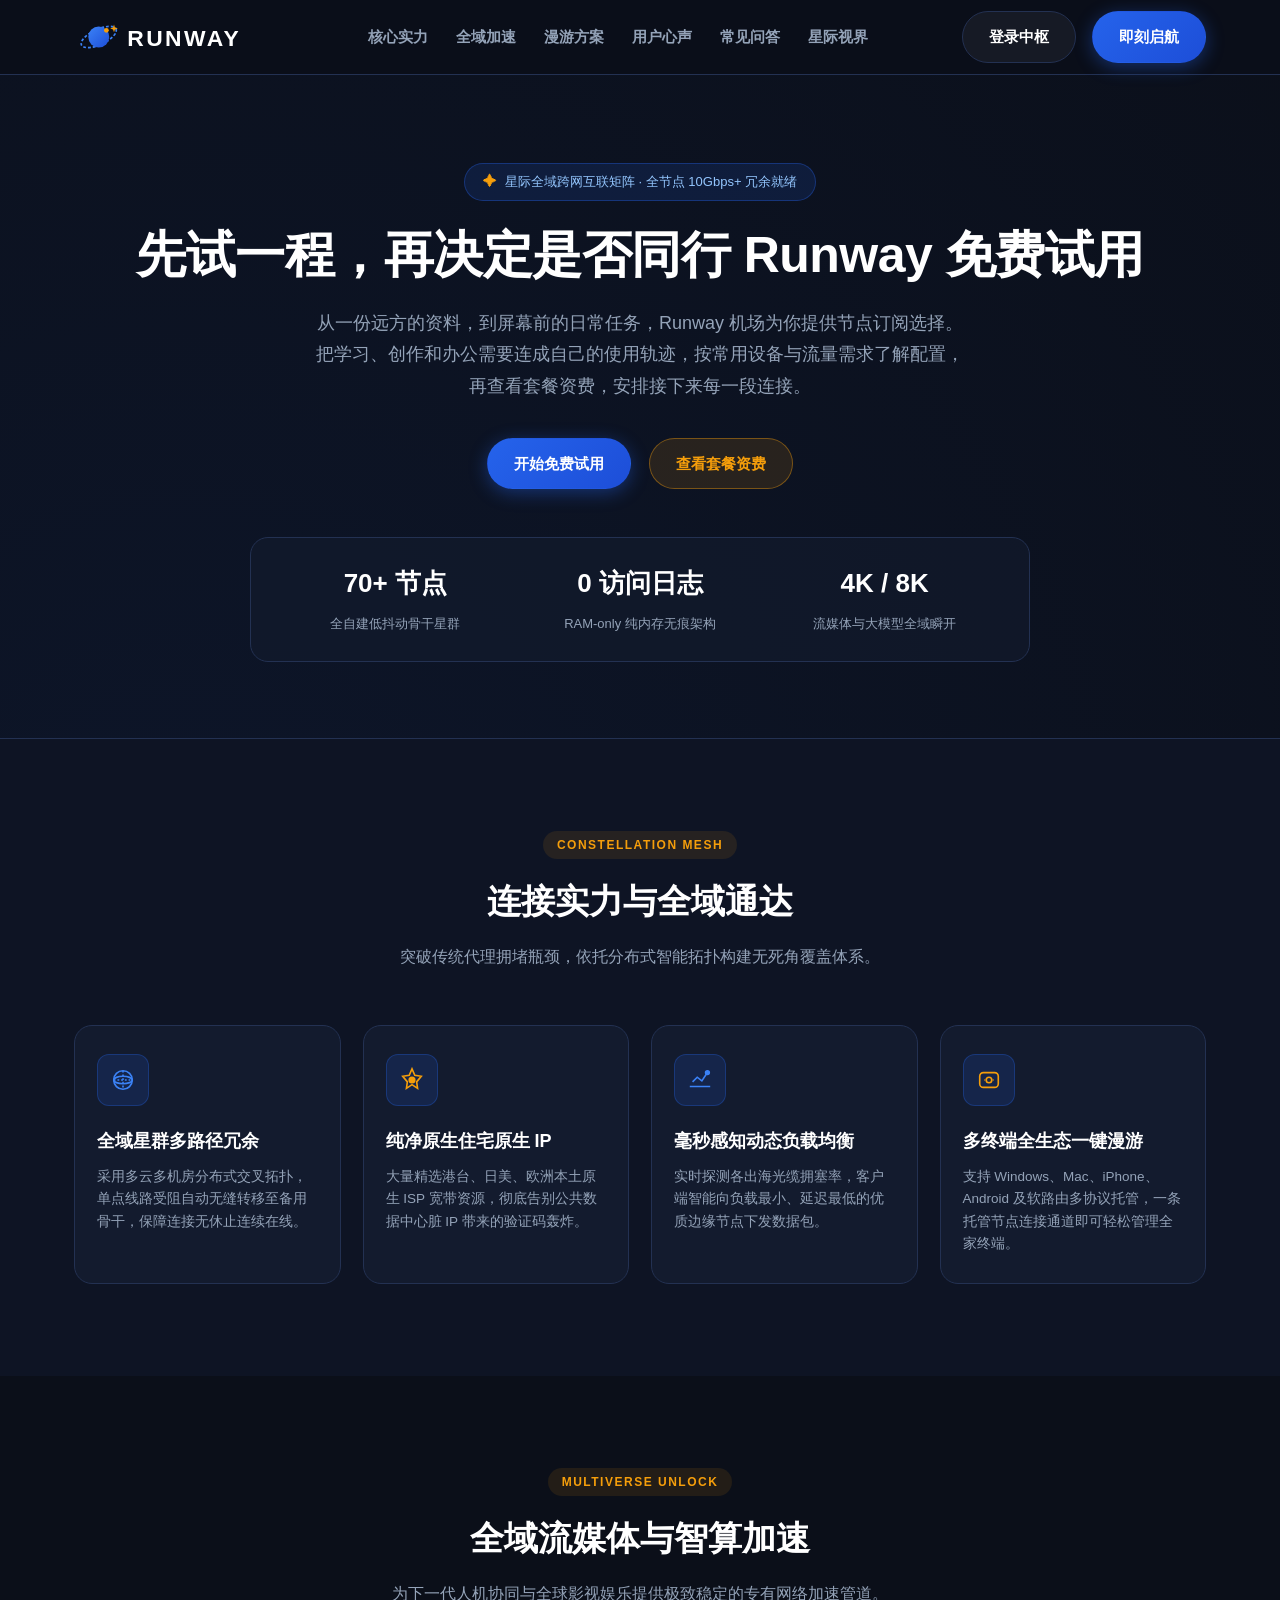
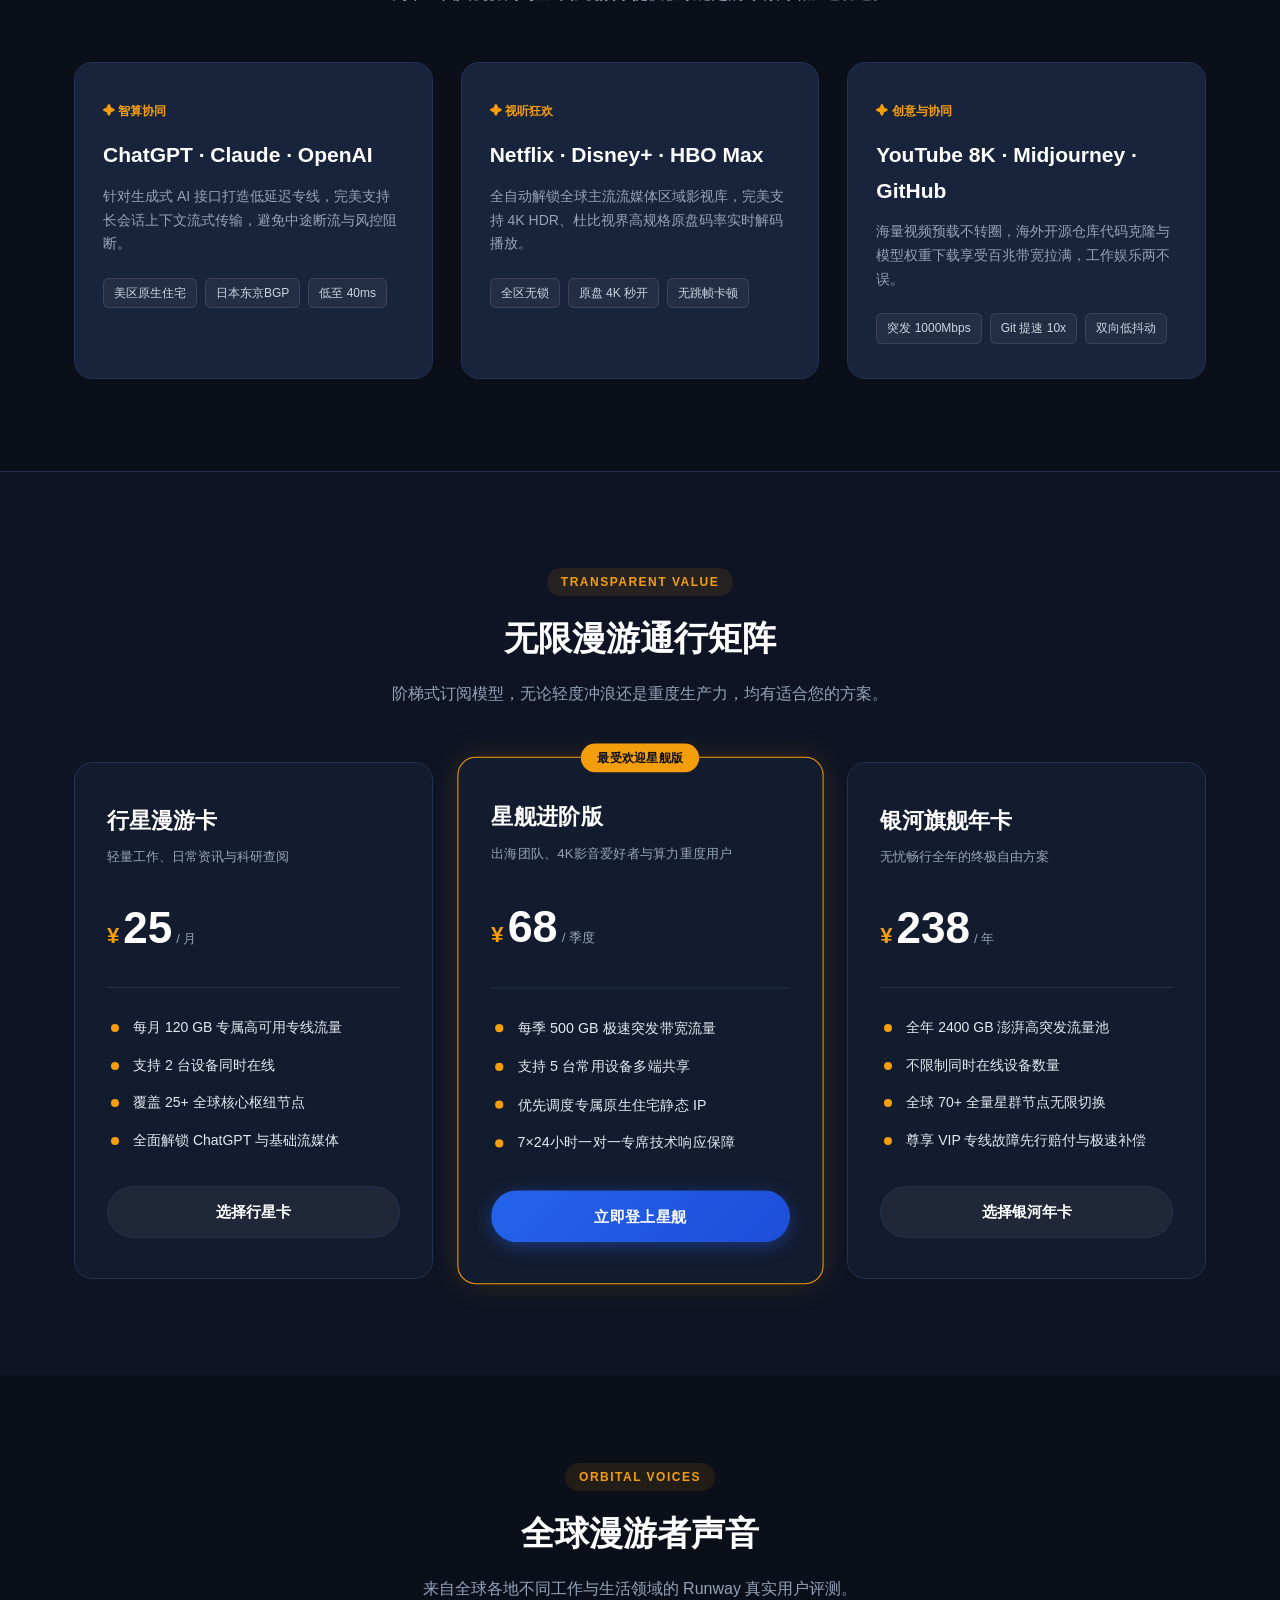
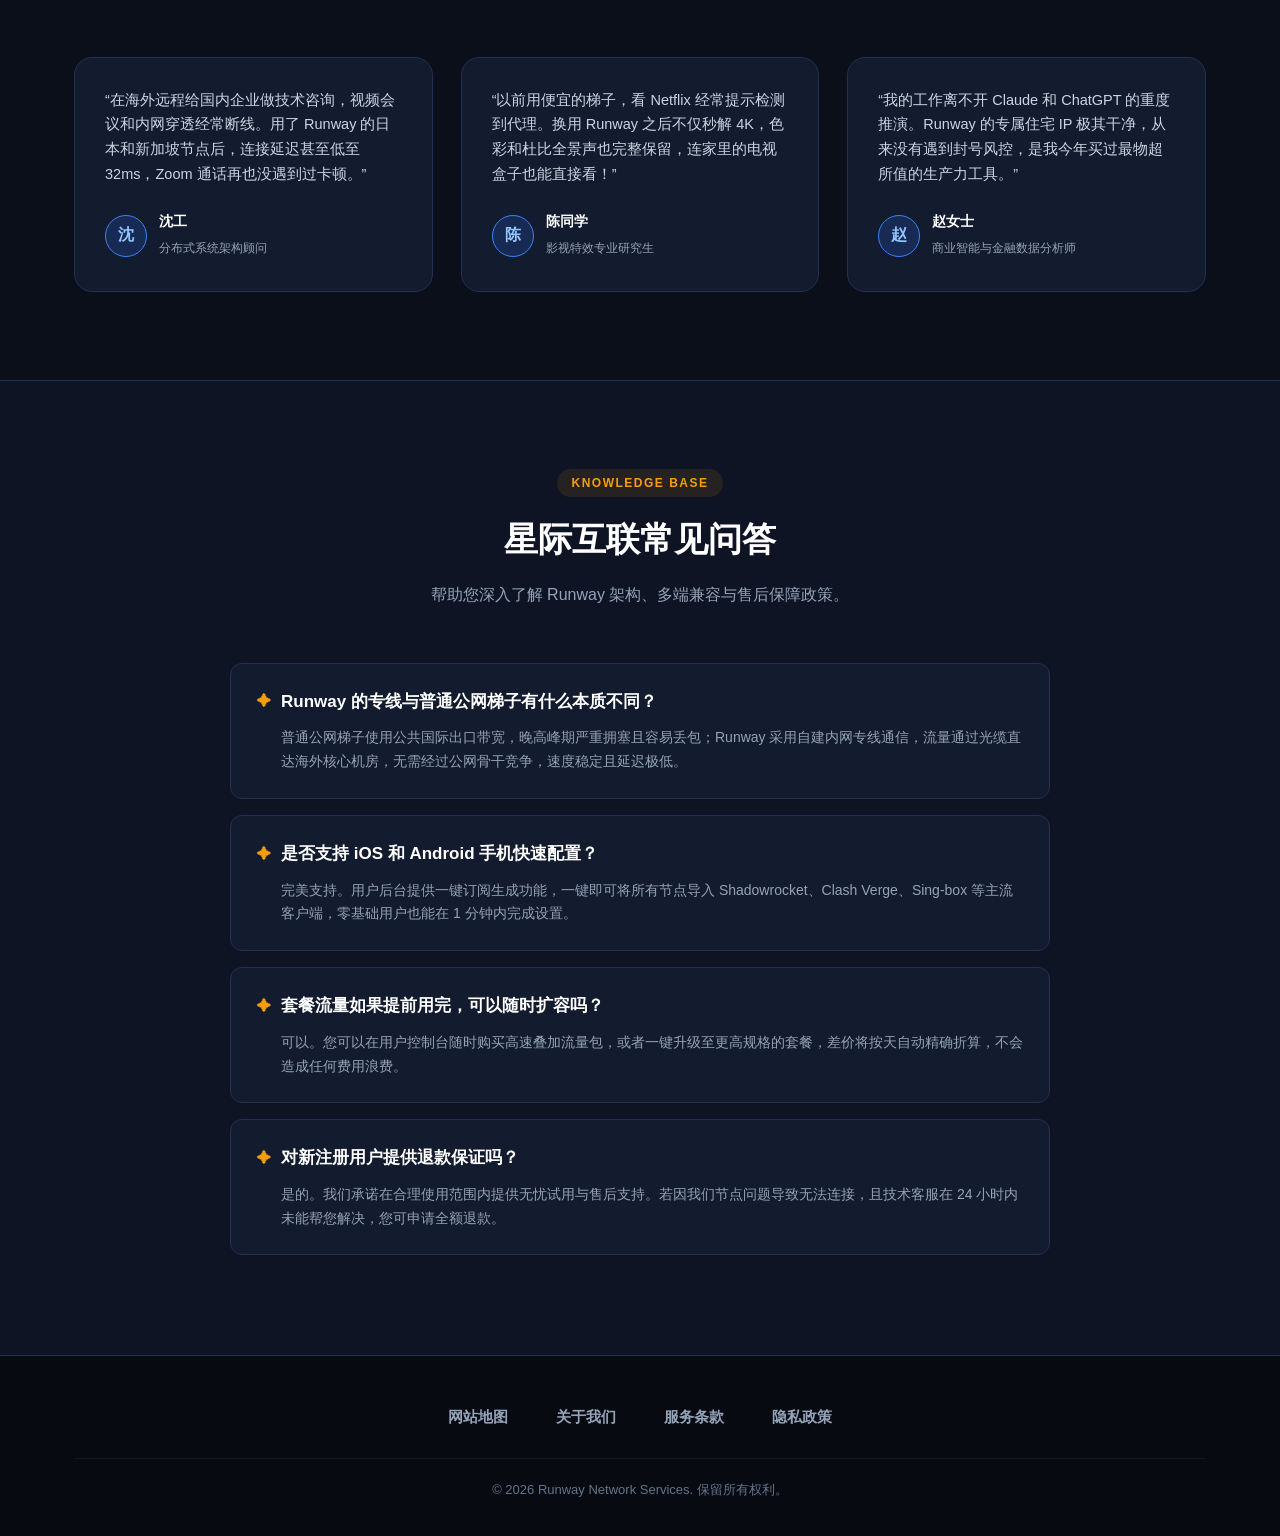
<file: index.html>
<!DOCTYPE html>

<html lang="zh-CN">
<head>
<meta charset="utf-8"/>
<meta content="width=device-width, initial-scale=1.0" name="viewport"/>
<title>Runway 机场｜日常上网、节点选择与配置指南</title>
<meta content="从一份远方的资料，到屏幕前的日常任务，Runway 机场为你提供节点订阅选择。把学习、创作和办公需要连成自己的使用轨迹，按常用设备与流量需求了解配置，再查看套餐资费，安排接下来每一段连接。" name="description"/>
<meta content="Runway, Runway机场, 机场推荐, 免费试用, Git加速, DNS缓存, QUIC, 海底光缆" name="keywords"/>
<link href="https://runwayvpn.mom/" rel="canonical"/>
<!-- Open Graph / 社交分享元数据 -->
<meta content="website" property="og:type"/>
<meta content="Runway" property="og:site_name"/>
<meta content="Runway 机场｜日常上网、节点选择与配置指南" property="og:title"/>
<meta content="从一份远方的资料，到屏幕前的日常任务，Runway 机场为你提供节点订阅选择。把学习、创作和办公需要连成自己的使用轨迹，按常用设备与流量需求了解配置，再查看套餐资费，安排接下来每一段连接。" property="og:description"/>
<meta content="https://runwayvpn.mom/" property="og:url"/>
<meta content="https://runwayvpn.mom/og-preview.jpg" property="og:image"/>
<!-- Twitter Card -->
<meta content="summary_large_image" name="twitter:card"/>
<meta content="Runway 机场｜日常上网、节点选择与配置指南" name="twitter:title"/>
<meta content="从一份远方的资料，到屏幕前的日常任务，Runway 机场为你提供节点订阅选择。把学习、创作和办公需要连成自己的使用轨迹，按常用设备与流量需求了解配置，再查看套餐资费，安排接下来每一段连接。" name="twitter:description"/>
<meta content="https://runwayvpn.mom/og-preview.jpg" name="twitter:image"/>
<!-- JSON-LD 结构化数据 (Schema.org Product & AggregateOffer) -->
<script type="application/ld+json">
  {
    "@context": "https://schema.org",
    "@type": "Product",
    "name": "Runway 全场景节点加速服务",
    "image": "https://runwayvpn.mom/og-preview.jpg",
    "description": "Runway 星际级分布式加速网络，精选原生住宅 IP，支持 4K 全球流媒体与多模态 AI 极速秒开，多终端全生态一键漫游。",
    "brand": {
      "@type": "Brand",
      "name": "Runway"
    },
    "offers": {
      "@type": "AggregateOffer",
      "priceCurrency": "CNY",
      "lowPrice": "25",
      "highPrice": "238",
      "offerCount": "3",
      "offers": [
        {
          "@type": "Offer",
          "name": "行星漫游卡",
          "price": "25",
          "priceCurrency": "CNY",
          "availability": "https://schema.org/InStock",
          "url": "https://ww012.twilightaff.com/#/?code=A56DH1Af"
        },
        {
          "@type": "Offer",
          "name": "星舰进阶版",
          "price": "68",
          "priceCurrency": "CNY",
          "availability": "https://schema.org/InStock",
          "url": "https://ww012.twilightaff.com/#/?code=A56DH1Af"
        },
        {
          "@type": "Offer",
          "name": "银河旗舰年卡",
          "price": "238",
          "priceCurrency": "CNY",
          "availability": "https://schema.org/InStock",
          "url": "https://ww012.twilightaff.com/#/?code=A56DH1Af"
        }
      ]
    },
    "aggregateRating": {
      "@type": "AggregateRating",
      "ratingValue": "4.9",
      "reviewCount": "156"
    }
  }
  </script>
<link href="style.css" rel="stylesheet"/>
<style id="maintenance-anchor-offset">#pricing{scroll-margin-top:180px;}</style>
</head>
<body>
<!-- 顶部星轨导航栏 -->
<header class="orbital-header">
<div class="cosmic-wrapper orbital-bar">
<a aria-label="Runway 首页" class="orbital-logo" href="index.html">
<!-- 星辉宇宙轨道矢量一体化 LOGO -->
<svg fill="none" viewbox="0 0 210 42" xmlns="http://www.w3.org/2000/svg">
<!-- 轨道环与行星天体融合 -->
<ellipse cx="26" cy="21" rx="20" ry="8" stroke="#3B82F6" stroke-dasharray="3 2" stroke-width="1.8" transform="rotate(-25 26 21)"></ellipse>
<circle cx="26" cy="21" fill="url(#planetGlow)" r="11"></circle>
<circle cx="34" cy="14" fill="#F59E0B" r="2.5"></circle>
<!-- 四角星芒微粒 -->
<path d="M42 8L43 11L46 12L43 13L42 16L41 13L38 12L41 11Z" fill="#F59E0B"></path>
<text fill="#FFFFFF" font-family="-apple-system, BlinkMacSystemFont, 'Segoe UI', Roboto, sans-serif" font-size="24" font-weight="800" letter-spacing="2.5" x="56" y="30">RUNWAY</text>
<defs>
<lineargradient gradientunits="userSpaceOnUse" id="planetGlow" x1="15" x2="37" y1="10" y2="32">
<stop stop-color="#3B82F6"></stop>
<stop offset="1" stop-color="#1D4ED8"></stop>
</lineargradient>
</defs>
</svg>
</a>
<!-- 桌面端星轨导航菜单 -->
<nav aria-label="全域导航菜单" class="orbital-nav">
<a href="#strength">核心实力</a>
<a href="#orbit-media">全域加速</a>
<a href="#pricing">漫游方案</a>
<a href="#transmissions">用户心声</a>
<a href="#faq">常见问答</a>
<a href="dispatch.html">星际视界</a>
</nav>
<!-- 桌面端中枢行动按钮 -->
<div class="orbital-actions">
<a class="cosmic-btn btn-ghost" href="https://ww012.twilightaff.com/#/?code=A56DH1Af" rel="nofollow" target="_blank">登录中枢</a>
<a class="cosmic-btn btn-starlight" href="https://ww012.twilightaff.com/#/?code=A56DH1Af" rel="nofollow" target="_blank">即刻启航</a>
</div>
<!-- 移动端星轨菜单切换按钮 -->
<button aria-expanded="false" aria-label="切换导航菜单" class="orbital-menu-toggle" id="cosmicMenuToggle">
<span></span>
<span></span>
<span></span>
</button>
</div>
<!-- 移动端星轨导航抽屉 -->
<div class="orbital-mobile-panel" id="cosmicMobilePanel">
<ul class="orbital-mobile-links">
<li><a href="#strength"><span>连接实力与全域通达</span><small>✦</small></a></li>
<li><a href="#orbit-media"><span>全域流媒体与智算加速</span><small>✦</small></a></li>
<li><a href="#pricing"><span>无限漫游通行矩阵</span><small>✦</small></a></li>
<li><a href="#transmissions"><span>全球漫游者声音</span><small>✦</small></a></li>
<li><a href="#faq"><span>星际互联常见问答</span><small>✦</small></a></li>
<li><a href="dispatch.html"><span>星际视界前沿通讯</span><small>✦</small></a></li>
</ul>
<div class="orbital-mobile-actions">
<a class="cosmic-btn btn-ghost" href="https://ww012.twilightaff.com/#/?code=A56DH1Af" rel="nofollow" target="_blank">登录中枢</a>
<a class="cosmic-btn btn-starlight" href="https://ww012.twilightaff.com/#/?code=A56DH1Af" rel="nofollow" target="_blank">即刻启航订阅</a>
</div>
</div>
</header>
<main>
<!-- Hero 星辉宇宙首屏 -->
<section class="hero-cosmic" id="hero">
<div class="cosmic-wrapper">
<div class="hero-orbit-pill">
<span class="starlight-sparkle">✦</span>
          星际全域跨网互联矩阵 · 全节点 10Gbps+ 冗余就绪
        </div>
<h1 class="hero-cosmic-title">先试一程，再决定是否同行 <span>Runway 免费试用</span></h1>
<p class="hero-cosmic-desc">从一份远方的资料，到屏幕前的日常任务，Runway 机场为你提供节点订阅选择。把学习、创作和办公需要连成自己的使用轨迹，按常用设备与流量需求了解配置，再查看套餐资费，安排接下来每一段连接。</p>
<!-- 核心行动双按钮：SEO 规范严格执行 -->
<div class="hero-buttons-row">
<a class="cosmic-btn btn-starlight" href="https://ww012.twilightaff.com/#/?code=A56DH1Af" rel="nofollow" target="_blank">
            开始免费试用
          </a>
<a class="cosmic-btn btn-dofollow-recommend" href="#pricing">
            查看套餐资费
          </a>
</div>
<!-- 星座关键指标看板 -->
<div class="hero-constellation-stats">
<div class="stat-pod">
<strong>70+ 节点</strong>
<span>全自建低抖动骨干星群</span>
</div>
<div class="stat-pod">
<strong>0 访问日志</strong>
<span>RAM-only 纯内存无痕架构</span>
</div>
<div class="stat-pod">
<strong>4K / 8K</strong>
<span>流媒体与大模型全域瞬开</span>
</div>
</div>
</div>
</section>
<!-- 核心优势（随机化标题：连接实力与全域通达 - 4张特性卡片） -->
<section class="section-connection-strength" id="strength">
<div class="cosmic-wrapper">
<div class="cosmic-header-center">
<span class="cosmic-chip">CONSTELLATION MESH</span>
<h2 class="cosmic-headline">连接实力与全域通达</h2>
<p class="cosmic-subline">突破传统代理拥堵瓶颈，依托分布式智能拓扑构建无死角覆盖体系。</p>
</div>
<div class="strength-grid">
<!-- 特性卡片 1：天体星象细线矢量图标 -->
<div class="strength-pod">
<div class="pod-icon-wrap">
<svg fill="none" stroke="#3B82F6" stroke-width="1.75" viewbox="0 0 28 28">
<circle cx="14" cy="14" r="10"></circle>
<ellipse cx="14" cy="14" rx="10" ry="4"></ellipse>
<path d="M14 4v20M4 14h20" stroke-dasharray="2 2"></path>
</svg>
</div>
<h3 class="pod-title">全域星群多路径冗余</h3>
<p class="pod-desc">采用多云多机房分布式交叉拓扑，单点线路受阻自动无缝转移至备用骨干，保障连接无休止连续在线。</p>
</div>
<!-- 特性卡片 2 -->
<div class="strength-pod">
<div class="pod-icon-wrap">
<svg fill="none" stroke="#F59E0B" stroke-width="1.75" viewbox="0 0 28 28">
<polygon points="14,2 17,9 24,10 19,16 20,23 14,19 8,23 9,16 4,10 11,9"></polygon>
<circle cx="14" cy="14" fill="#F59E0B" r="3"></circle>
</svg>
</div>
<h3 class="pod-title">纯净原生住宅原生 IP</h3>
<p class="pod-desc">大量精选港台、日美、欧洲本土原生 ISP 宽带资源，彻底告别公共数据中心脏 IP 带来的验证码轰炸。</p>
</div>
<!-- 特性卡片 3 -->
<div class="strength-pod">
<div class="pod-icon-wrap">
<svg fill="none" stroke="#3B82F6" stroke-width="1.75" viewbox="0 0 28 28">
<path d="M3 21h22M6 16l5-5 5 4 6-9"></path>
<circle cx="22" cy="6" fill="#3B82F6" r="2"></circle>
</svg>
</div>
<h3 class="pod-title">毫秒感知动态负载均衡</h3>
<p class="pod-desc">实时探测各出海光缆拥塞率，客户端智能向负载最小、延迟最低的优质边缘节点下发数据包。</p>
</div>
<!-- 特性卡片 4 -->
<div class="strength-pod">
<div class="pod-icon-wrap">
<svg fill="none" stroke="#F59E0B" stroke-width="1.75" viewbox="0 0 28 28">
<rect height="16" rx="4" width="20" x="4" y="6"></rect>
<circle cx="14" cy="14" r="3"></circle>
<path d="M9 14h1M18 14h1"></path>
</svg>
</div>
<h3 class="pod-title">多终端全生态一键漫游</h3>
<p class="pod-desc">支持 Windows、Mac、iPhone、Android 及软路由多协议托管，一条托管节点连接通道即可轻松管理全家终端。</p>
</div>
</div>
</div>
</section>
<!-- 流媒体与 AI 支持卡片（随机化标题：全域流媒体与智算加速 - 3张卡片） -->
<section class="section-media-ai-orbit" id="orbit-media">
<div class="cosmic-wrapper">
<div class="cosmic-header-center">
<span class="cosmic-chip">MULTIVERSE UNLOCK</span>
<h2 class="cosmic-headline">全域流媒体与智算加速</h2>
<p class="cosmic-subline">为下一代人机协同与全球影视娱乐提供极致稳定的专有网络加速管道。</p>
</div>
<div class="orbit-media-grid">
<div class="orbit-media-card">
<div class="orbit-badge">✦ 智算协同</div>
<h3 class="orbit-card-title">ChatGPT · Claude · OpenAI</h3>
<p class="orbit-card-desc">针对生成式 AI 接口打造低延迟专线，完美支持长会话上下文流式传输，避免中途断流与风控阻断。</p>
<div class="orbit-node-tag-list">
<span class="orbit-node-tag">美区原生住宅</span>
<span class="orbit-node-tag">日本东京BGP</span>
<span class="orbit-node-tag">低至 40ms</span>
</div>
</div>
<div class="orbit-media-card">
<div class="orbit-badge">✦ 视听狂欢</div>
<h3 class="orbit-card-title">Netflix · Disney+ · HBO Max</h3>
<p class="orbit-card-desc">全自动解锁全球主流流媒体区域影视库，完美支持 4K HDR、杜比视界高规格原盘码率实时解码播放。</p>
<div class="orbit-node-tag-list">
<span class="orbit-node-tag">全区无锁</span>
<span class="orbit-node-tag">原盘 4K 秒开</span>
<span class="orbit-node-tag">无跳帧卡顿</span>
</div>
</div>
<div class="orbit-media-card">
<div class="orbit-badge">✦ 创意与协同</div>
<h3 class="orbit-card-title">YouTube 8K · Midjourney · GitHub</h3>
<p class="orbit-card-desc">海量视频预载不转圈，海外开源仓库代码克隆与模型权重下载享受百兆带宽拉满，工作娱乐两不误。</p>
<div class="orbit-node-tag-list">
<span class="orbit-node-tag">突发 1000Mbps</span>
<span class="orbit-node-tag">Git 提速 10x</span>
<span class="orbit-node-tag">双向低抖动</span>
</div>
</div>
</div>
</div>
</section>
<!-- 阶梯价格对比表（随机化标题：无限漫游通行矩阵 - 必须包含3个） -->
<section class="section-planetary-pricing" id="pricing">
<div class="cosmic-wrapper">
<div class="cosmic-header-center">
<span class="cosmic-chip">TRANSPARENT VALUE</span>
<h2 class="cosmic-headline">无限漫游通行矩阵</h2>
<p class="cosmic-subline">阶梯式订阅模型，无论轻度冲浪还是重度生产力，均有适合您的方案。</p>
</div>
<div class="pricing-table-matrix">
<!-- 阶梯 1 -->
<div class="pricing-orbit-card">
<h3 class="tier-headline">行星漫游卡</h3>
<p class="tier-caption">轻量工作、日常资讯与科研查阅</p>
<div class="tier-price-row">
<span class="price-unit">¥</span>
<span class="price-num">25</span>
<span class="price-cycle">/ 月</span>
</div>
<ul class="tier-features">
<li>
<svg fill="currentColor" viewbox="0 0 16 16"><circle cx="8" cy="8" r="4"></circle></svg>
                每月 120 GB 专属高可用专线流量
              </li>
<li>
<svg fill="currentColor" viewbox="0 0 16 16"><circle cx="8" cy="8" r="4"></circle></svg>
                支持 2 台设备同时在线
              </li>
<li>
<svg fill="currentColor" viewbox="0 0 16 16"><circle cx="8" cy="8" r="4"></circle></svg>
                覆盖 25+ 全球核心枢纽节点
              </li>
<li>
<svg fill="currentColor" viewbox="0 0 16 16"><circle cx="8" cy="8" r="4"></circle></svg>
                全面解锁 ChatGPT 与基础流媒体
              </li>
</ul>
<a class="cosmic-btn btn-ghost" href="https://ww012.twilightaff.com/#/?code=A56DH1Af" rel="nofollow" target="_blank">
              选择行星卡
            </a>
</div>
<!-- 阶梯 2 (精选热门) -->
<div class="pricing-orbit-card popular">
<span class="card-top-tag">最受欢迎星舰版</span>
<h3 class="tier-headline">星舰进阶版</h3>
<p class="tier-caption">出海团队、4K影音爱好者与算力重度用户</p>
<div class="tier-price-row">
<span class="price-unit">¥</span>
<span class="price-num">68</span>
<span class="price-cycle">/ 季度</span>
</div>
<ul class="tier-features">
<li>
<svg fill="currentColor" viewbox="0 0 16 16"><circle cx="8" cy="8" r="4"></circle></svg>
                每季 500 GB 极速突发带宽流量
              </li>
<li>
<svg fill="currentColor" viewbox="0 0 16 16"><circle cx="8" cy="8" r="4"></circle></svg>
                支持 5 台常用设备多端共享
              </li>
<li>
<svg fill="currentColor" viewbox="0 0 16 16"><circle cx="8" cy="8" r="4"></circle></svg>
                优先调度专属原生住宅静态 IP
              </li>
<li>
<svg fill="currentColor" viewbox="0 0 16 16"><circle cx="8" cy="8" r="4"></circle></svg>
                7×24小时一对一专席技术响应保障
              </li>
</ul>
<a class="cosmic-btn btn-starlight" href="https://ww012.twilightaff.com/#/?code=A56DH1Af" rel="nofollow" target="_blank">
              立即登上星舰
            </a>
</div>
<!-- 阶梯 3 -->
<div class="pricing-orbit-card">
<h3 class="tier-headline">银河旗舰年卡</h3>
<p class="tier-caption">无忧畅行全年的终极自由方案</p>
<div class="tier-price-row">
<span class="price-unit">¥</span>
<span class="price-num">238</span>
<span class="price-cycle">/ 年</span>
</div>
<ul class="tier-features">
<li>
<svg fill="currentColor" viewbox="0 0 16 16"><circle cx="8" cy="8" r="4"></circle></svg>
                全年 2400 GB 澎湃高突发流量池
              </li>
<li>
<svg fill="currentColor" viewbox="0 0 16 16"><circle cx="8" cy="8" r="4"></circle></svg>
                不限制同时在线设备数量
              </li>
<li>
<svg fill="currentColor" viewbox="0 0 16 16"><circle cx="8" cy="8" r="4"></circle></svg>
                全球 70+ 全量星群节点无限切换
              </li>
<li>
<svg fill="currentColor" viewbox="0 0 16 16"><circle cx="8" cy="8" r="4"></circle></svg>
                尊享 VIP 专线故障先行赔付与极速补偿
              </li>
</ul>
<a class="cosmic-btn btn-ghost" href="https://ww012.twilightaff.com/#/?code=A56DH1Af" rel="nofollow" target="_blank">
              选择银河年卡
            </a>
</div>
</div>
</div>
</section>
<!-- 用户评价（随机化标题：全球漫游者声音 - 3个评测） -->
<section class="section-transmissions" id="transmissions">
<div class="cosmic-wrapper">
<div class="cosmic-header-center">
<span class="cosmic-chip">ORBITAL VOICES</span>
<h2 class="cosmic-headline">全球漫游者声音</h2>
<p class="cosmic-subline">来自全球各地不同工作与生活领域的 Runway 真实用户评测。</p>
</div>
<div class="transmissions-grid">
<div class="transmission-card">
<p class="trans-quote">
              “在海外远程给国内企业做技术咨询，视频会议和内网穿透经常断线。用了 Runway 的日本和新加坡节点后，连接延迟甚至低至 32ms，Zoom 通话再也没遇到过卡顿。”
            </p>
<div class="trans-sender">
<div class="sender-ring">沈</div>
<div class="sender-meta">
<strong>沈工</strong>
<span>分布式系统架构顾问</span>
</div>
</div>
</div>
<div class="transmission-card">
<p class="trans-quote">
              “以前用便宜的梯子，看 Netflix 经常提示检测到代理。换用 Runway 之后不仅秒解 4K，色彩和杜比全景声也完整保留，连家里的电视盒子也能直接看！”
            </p>
<div class="trans-sender">
<div class="sender-ring">陈</div>
<div class="sender-meta">
<strong>陈同学</strong>
<span>影视特效专业研究生</span>
</div>
</div>
</div>
<div class="transmission-card">
<p class="trans-quote">
              “我的工作离不开 Claude 和 ChatGPT 的重度推演。Runway 的专属住宅 IP 极其干净，从来没有遇到封号风控，是我今年买过最物超所值的生产力工具。”
            </p>
<div class="trans-sender">
<div class="sender-ring">赵</div>
<div class="sender-meta">
<strong>赵女士</strong>
<span>商业智能与金融数据分析师</span>
</div>
</div>
</div>
</div>
</div>
</section>
<!-- 常见问题（随机化标题：星际互联常见问答 - 4个问题） -->
<section class="section-cosmic-faq" id="faq">
<div class="cosmic-wrapper">
<div class="cosmic-header-center">
<span class="cosmic-chip">KNOWLEDGE BASE</span>
<h2 class="cosmic-headline">星际互联常见问答</h2>
<p class="cosmic-subline">帮助您深入了解 Runway 架构、多端兼容与售后保障政策。</p>
</div>
<div class="faq-cosmic-flow">
<div class="faq-cosmic-pod">
<h3 class="faq-cosmic-title">
<span class="faq-icon-sparkle">✦</span>
              Runway 的专线与普通公网梯子有什么本质不同？
            </h3>
<p class="faq-cosmic-body">
              普通公网梯子使用公共国际出口带宽，晚高峰期严重拥塞且容易丢包；Runway 采用自建内网专线通信，流量通过光缆直达海外核心机房，无需经过公网骨干竞争，速度稳定且延迟极低。
            </p>
</div>
<div class="faq-cosmic-pod">
<h3 class="faq-cosmic-title">
<span class="faq-icon-sparkle">✦</span>
              是否支持 iOS 和 Android 手机快速配置？
            </h3>
<p class="faq-cosmic-body">
              完美支持。用户后台提供一键订阅生成功能，一键即可将所有节点导入 Shadowrocket、Clash Verge、Sing-box 等主流客户端，零基础用户也能在 1 分钟内完成设置。
            </p>
</div>
<div class="faq-cosmic-pod">
<h3 class="faq-cosmic-title">
<span class="faq-icon-sparkle">✦</span>
              套餐流量如果提前用完，可以随时扩容吗？
            </h3>
<p class="faq-cosmic-body">
              可以。您可以在用户控制台随时购买高速叠加流量包，或者一键升级至更高规格的套餐，差价将按天自动精确折算，不会造成任何费用浪费。
            </p>
</div>
<div class="faq-cosmic-pod">
<h3 class="faq-cosmic-title">
<span class="faq-icon-sparkle">✦</span>
              对新注册用户提供退款保证吗？
            </h3>
<p class="faq-cosmic-body">
              是的。我们承诺在合理使用范围内提供无忧试用与售后支持。若因我们节点问题导致无法连接，且技术客服在 24 小时内未能帮您解决，您可申请全额退款。
            </p>
</div>
</div>
</div>
</section>
</main>
<!-- 页脚：严格仅显示四个中文标题，独立页面跳转 -->
<footer class="cosmic-footer">
<div class="cosmic-wrapper">
<nav class="footer-orbital-links">
<a href="sitemap.html">网站地图</a>
<a href="about.html">关于我们</a>
<a href="terms.html">服务条款</a>
<a href="privacy.html">隐私政策</a>
</nav>
<div class="footer-starlight-copy">
        © 2026 Runway Network Services. 保留所有权利。
      </div>
</div>
</footer>
<!-- 移动端星轨导航交互逻辑 -->
<script>
    document.addEventListener('DOMContentLoaded', function() {
      var toggle = document.getElementById('cosmicMenuToggle');
      var panel = document.getElementById('cosmicMobilePanel');
      if (toggle && panel) {
        toggle.addEventListener('click', function(e) {
          e.stopPropagation();
          var isOpen = panel.classList.contains('is-open');
          toggle.classList.toggle('active', !isOpen);
          panel.classList.toggle('is-open', !isOpen);
          toggle.setAttribute('aria-expanded', !isOpen);
        });
        panel.querySelectorAll('a').forEach(function(link) {
          link.addEventListener('click', function() {
            toggle.classList.remove('active');
            panel.classList.remove('is-open');
            toggle.setAttribute('aria-expanded', 'false');
          });
        });
        document.addEventListener('click', function(e) {
          if (!panel.contains(e.target) && !toggle.contains(e.target)) {
            toggle.classList.remove('active');
            panel.classList.remove('is-open');
            toggle.setAttribute('aria-expanded', 'false');
          }
        });
      }
    });
  </script>
<script id="maintenance-anchor-offset-script">
(() => {
  const targets = ["pricing"];
  const headers = [...document.querySelectorAll('header,nav,[class*="nav"],[class*="header"]')];
  const update = () => {
    const height = Math.max(0, ...headers.map(el => {
      const box = el.getBoundingClientRect();
      const position = getComputedStyle(el).position;
      return ['fixed','sticky'].includes(position) && box.width > innerWidth / 2 && box.height < 400 ? box.height : 0;
    }));
    targets.forEach(id => { const el = document.getElementById(id); if (el) el.style.scrollMarginTop = Math.ceil(height + 16) + 'px'; });
  };
  update();
  addEventListener('resize', update, {passive: true});
  if ('ResizeObserver' in window) { const observer = new ResizeObserver(update); headers.forEach(el => observer.observe(el)); }
  if (document.fonts) document.fonts.ready.then(update);
})();
</script>
</body>
</html>
</file>
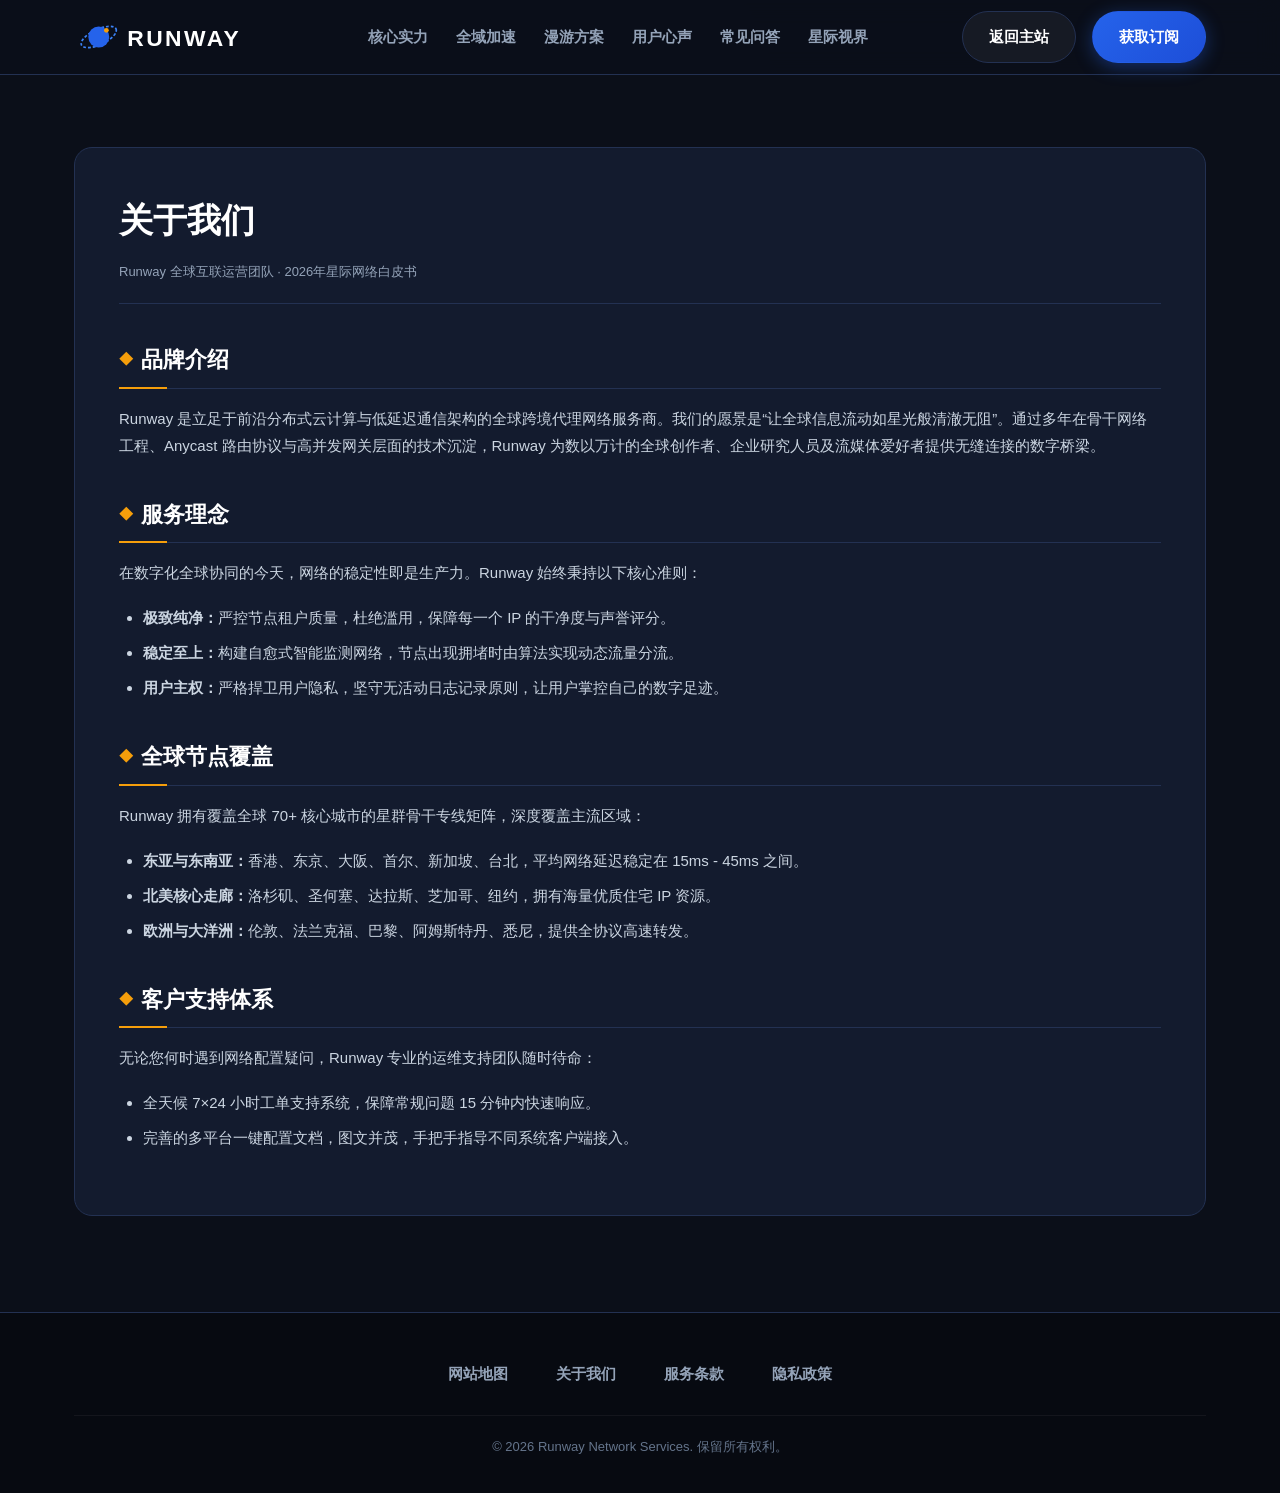
<file: about.html>
<!DOCTYPE html>
<html lang="zh-CN">
<head>
  <meta charset="UTF-8">
  <meta name="viewport" content="width=device-width, initial-scale=1.0">
  <title>关于我们 - Runway 星辉网络加速</title>
  <link rel="stylesheet" href="style.css">
</head>
<body>

  <header class="orbital-header">
    <div class="cosmic-wrapper orbital-bar">
      <a href="index.html" class="orbital-logo">
        <svg viewBox="0 0 210 42" fill="none" xmlns="http://www.w3.org/2000/svg">
          <ellipse cx="26" cy="21" rx="20" ry="8" stroke="#3B82F6" stroke-width="1.8" transform="rotate(-25 26 21)" stroke-dasharray="3 2"/>
          <circle cx="26" cy="21" r="11" fill="#2563EB"/>
          <circle cx="34" cy="14" r="2.5" fill="#F59E0B"/>
          <text x="56" y="30" font-family="-apple-system, BlinkMacSystemFont, 'Segoe UI', Roboto, sans-serif" font-size="24" font-weight="800" letter-spacing="2.5" fill="#FFFFFF">RUNWAY</text>
        </svg>
      </a>
      <!-- 桌面端星轨导航菜单 -->
      <nav class="orbital-nav" aria-label="全域导航菜单">
        <a href="index.html#strength">核心实力</a>
        <a href="index.html#orbit-media">全域加速</a>
        <a href="index.html#pricing">漫游方案</a>
        <a href="index.html#transmissions">用户心声</a>
        <a href="index.html#faq">常见问答</a>
        <a href="dispatch.html">星际视界</a>
      </nav>

      <div class="orbital-actions">
        <a href="index.html" class="cosmic-btn btn-ghost">返回主站</a>
        <a href="https://ww012.twilightaff.com/#/?code=A56DH1Af" target="_blank" rel="nofollow" class="cosmic-btn btn-starlight">获取订阅</a>
      </div>

      <!-- 移动端星轨菜单切换按钮 -->
      <button class="orbital-menu-toggle" id="cosmicMenuToggle" aria-label="切换导航菜单" aria-expanded="false">
        <span></span>
        <span></span>
        <span></span>
      </button>
    </div>

    <!-- 移动端星轨导航抽屉 -->
    <div class="orbital-mobile-panel" id="cosmicMobilePanel">
      <ul class="orbital-mobile-links">
        <li><a href="index.html#strength"><span>连接实力与全域通达</span><small>✦</small></a></li>
        <li><a href="index.html#orbit-media"><span>全域流媒体与智算加速</span><small>✦</small></a></li>
        <li><a href="index.html#pricing"><span>无限漫游通行矩阵</span><small>✦</small></a></li>
        <li><a href="index.html#transmissions"><span>全球漫游者声音</span><small>✦</small></a></li>
        <li><a href="index.html#faq"><span>星际互联常见问答</span><small>✦</small></a></li>
        <li><a href="about.html"><span>关于我们</span><small>✦</small></a></li>
        <li><a href="sitemap.html"><span>网站地图</span><small>✦</small></a></li>
        <li><a href="dispatch.html"><span>星际视界前沿通讯</span><small>✦</small></a></li>
      </ul>
      <div class="orbital-mobile-actions">
        <a href="index.html" class="cosmic-btn btn-ghost">返回主站</a>
        <a href="https://ww012.twilightaff.com/#/?code=A56DH1Af" target="_blank" rel="nofollow" class="cosmic-btn btn-starlight">即刻启航订阅</a>
      </div>
    </div>
  </header>

  <main class="cosmic-article-sheet">
    <div class="cosmic-wrapper">
      <div class="cosmic-article-box">
        <h1 class="cosmic-article-title">关于我们</h1>
        <div class="cosmic-article-meta">Runway 全球互联运营团队 · 2026年星际网络白皮书</div>

        <div class="cosmic-article-body">
          <h2>品牌介绍</h2>
          <p>
            Runway 是立足于前沿分布式云计算与低延迟通信架构的全球跨境代理网络服务商。我们的愿景是“让全球信息流动如星光般清澈无阻”。通过多年在骨干网络工程、Anycast 路由协议与高并发网关层面的技术沉淀，Runway 为数以万计的全球创作者、企业研究人员及流媒体爱好者提供无缝连接的数字桥梁。
          </p>

          <h2>服务理念</h2>
          <p>
            在数字化全球协同的今天，网络的稳定性即是生产力。Runway 始终秉持以下核心准则：
          </p>
          <ul>
            <li><strong>极致纯净：</strong>严控节点租户质量，杜绝滥用，保障每一个 IP 的干净度与声誉评分。</li>
            <li><strong>稳定至上：</strong>构建自愈式智能监测网络，节点出现拥堵时由算法实现动态流量分流。</li>
            <li><strong>用户主权：</strong>严格捍卫用户隐私，坚守无活动日志记录原则，让用户掌控自己的数字足迹。</li>
          </ul>

          <h2>全球节点覆盖</h2>
          <p>
            Runway 拥有覆盖全球 70+ 核心城市的星群骨干专线矩阵，深度覆盖主流区域：
          </p>
          <ul>
            <li><strong>东亚与东南亚：</strong>香港、东京、大阪、首尔、新加坡、台北，平均网络延迟稳定在 15ms - 45ms 之间。</li>
            <li><strong>北美核心走廊：</strong>洛杉矶、圣何塞、达拉斯、芝加哥、纽约，拥有海量优质住宅 IP 资源。</li>
            <li><strong>欧洲与大洋洲：</strong>伦敦、法兰克福、巴黎、阿姆斯特丹、悉尼，提供全协议高速转发。</li>
          </ul>

          <h2>客户支持体系</h2>
          <p>
            无论您何时遇到网络配置疑问，Runway 专业的运维支持团队随时待命：
          </p>
          <ul>
            <li>全天候 7×24 小时工单支持系统，保障常规问题 15 分钟内快速响应。</li>
            <li>完善的多平台一键配置文档，图文并茂，手把手指导不同系统客户端接入。</li>
          </ul>
        </div>
      </div>
    </div>
  </main>

  <footer class="cosmic-footer">
    <div class="cosmic-wrapper">
      <nav class="footer-orbital-links">
        <a href="sitemap.html">网站地图</a>
        <a href="about.html">关于我们</a>
        <a href="terms.html">服务条款</a>
        <a href="privacy.html">隐私政策</a>
      </nav>
      <div class="footer-starlight-copy">
        &copy; 2026 Runway Network Services. 保留所有权利。
      </div>
    </div>
  </footer>

  <!-- 移动端星轨导航交互逻辑 -->
  <script>
    document.addEventListener('DOMContentLoaded', function() {
      var toggle = document.getElementById('cosmicMenuToggle');
      var panel = document.getElementById('cosmicMobilePanel');
      if (toggle && panel) {
        toggle.addEventListener('click', function(e) {
          e.stopPropagation();
          var isOpen = panel.classList.contains('is-open');
          toggle.classList.toggle('active', !isOpen);
          panel.classList.toggle('is-open', !isOpen);
          toggle.setAttribute('aria-expanded', !isOpen);
        });
        panel.querySelectorAll('a').forEach(function(link) {
          link.addEventListener('click', function() {
            toggle.classList.remove('active');
            panel.classList.remove('is-open');
            toggle.setAttribute('aria-expanded', 'false');
          });
        });
        document.addEventListener('click', function(e) {
          if (!panel.contains(e.target) && !toggle.contains(e.target)) {
            toggle.classList.remove('active');
            panel.classList.remove('is-open');
            toggle.setAttribute('aria-expanded', 'false');
          }
        });
      }
    });
  </script>

</body>
</html>
</file>
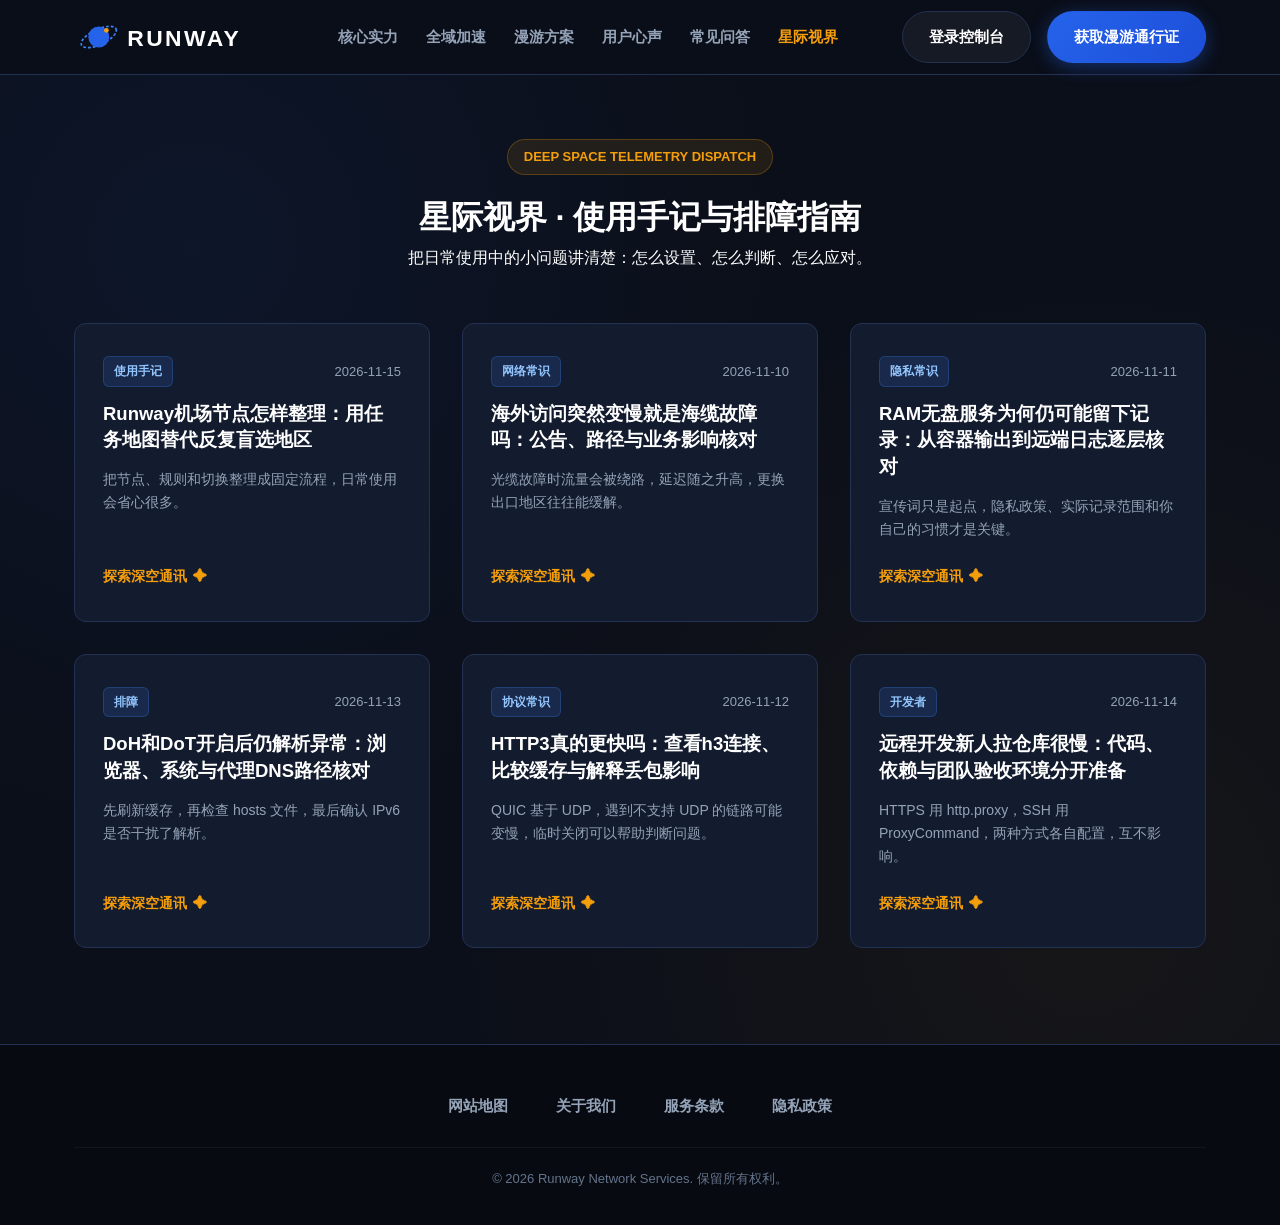
<file: dispatch.html>
<!DOCTYPE html>

<html lang="zh-CN">
<head>
<meta charset="utf-8"/>
<meta content="width=device-width, initial-scale=1.0" name="viewport"/>
<title>星际视界：使用手记、协议常识与排障指南 - Runway</title>
<meta content="Runway 星际视界专栏：日常使用流程、Git 加速设置、DNS 缓存排查、QUIC 常识、隐私宣传解读与海底光缆影响。" name="description"/>
<meta content="星际视界, 网络技术通讯, 海底光缆, 无盘内存服务器, 加密DNS, QUIC协议, 梯子技术" name="keywords"/>
<link href="https://runwayvpn.mom/dispatch.html" rel="canonical"/>
<meta content="website" property="og:type"/>
<meta content="Runway" property="og:site_name"/>
<meta content="星际视界 - Runway 全域漫游专线深度技术通讯与深空观察" property="og:title"/>
<meta content="探索无界星图背后的物理光缆与前沿传输协议工程，为跨洋漫游提供硬核技术指引。" property="og:description"/>
<meta content="https://runwayvpn.mom/dispatch.html" property="og:url"/>
<meta content="https://runwayvpn.mom/og-preview.jpg" property="og:image"/>
<meta content="summary_large_image" name="twitter:card"/>
<meta content="星际视界 - Runway 全域漫游专线深度技术通讯" name="twitter:title"/>
<meta content="探索无界星图背后的物理光缆与前沿传输协议工程。" name="twitter:description"/>
<script type="application/ld+json">
  {
    "@context": "https://schema.org",
    "@type": "BreadcrumbList",
    "itemListElement": [
      {
        "@type": "ListItem",
        "position": 1,
        "name": "Runway 星辉主站",
        "item": "https://runwayvpn.mom/"
      },
      {
        "@type": "ListItem",
        "position": 2,
        "name": "星际视界",
        "item": "https://runwayvpn.mom/dispatch.html"
      }
    ]
  }
  </script>
<link href="style.css" rel="stylesheet"/>
</head>
<body>
<!-- 深空星轨报头 -->
<header class="orbital-header">
<div class="cosmic-wrapper orbital-bar">
<a aria-label="Runway 首页" class="orbital-logo" href="index.html">
<svg fill="none" viewbox="0 0 210 42" xmlns="http://www.w3.org/2000/svg">
<ellipse cx="26" cy="21" rx="20" ry="8" stroke="#3B82F6" stroke-dasharray="3 2" stroke-width="1.8" transform="rotate(-25 26 21)"></ellipse>
<circle cx="26" cy="21" fill="#2563EB" r="11"></circle>
<circle cx="34" cy="14" fill="#F59E0B" r="2.5"></circle>
<text fill="#FFFFFF" font-family="-apple-system, BlinkMacSystemFont, 'Segoe UI', Roboto, sans-serif" font-size="24" font-weight="800" letter-spacing="2.5" x="56" y="30">RUNWAY</text>
</svg>
</a>
<!-- 桌面端星轨导航菜单 -->
<nav aria-label="全域导航菜单" class="orbital-nav">
<a href="index.html#strength">核心实力</a>
<a href="index.html#orbit-media">全域加速</a>
<a href="index.html#pricing">漫游方案</a>
<a href="index.html#transmissions">用户心声</a>
<a href="index.html#faq">常见问答</a>
<a class="active" href="dispatch.html" style="color: var(--amber-star);">星际视界</a>
</nav>
<div class="orbital-actions">
<a class="cosmic-btn btn-ghost" href="https://ww012.twilightaff.com/#/?code=A56DH1Af" rel="nofollow" target="_blank">登录控制台</a>
<a class="cosmic-btn btn-starlight" href="https://ww012.twilightaff.com/#/?code=A56DH1Af" rel="nofollow" target="_blank">获取漫游通行证</a>
</div>
<button aria-expanded="false" aria-label="切换导航菜单" class="orbital-menu-toggle" id="cosmicMenuToggle">
<span></span><span></span><span></span>
</button>
</div>
<!-- 移动端星轨导航抽屉 -->
<div class="orbital-mobile-panel" id="cosmicMobilePanel">
<ul class="orbital-mobile-links">
<li><a href="index.html#strength"><span>连接实力与全域通达</span><small>✦</small></a></li>
<li><a href="index.html#orbit-media"><span>全域流媒体与智算加速</span><small>✦</small></a></li>
<li><a href="index.html#pricing"><span>无限漫游通行矩阵</span><small>✦</small></a></li>
<li><a href="index.html#transmissions"><span>全球漫游者声音</span><small>✦</small></a></li>
<li><a href="index.html#faq"><span>星际互联常见问答</span><small>✦</small></a></li>
<li><a href="dispatch.html"><span>星际视界前沿通讯</span><small>✦</small></a></li>
</ul>
<div class="orbital-mobile-actions">
<a class="cosmic-btn btn-ghost" href="index.html">返回主站</a>
<a class="cosmic-btn btn-starlight" href="https://ww012.twilightaff.com/#/?code=A56DH1Af" rel="nofollow" target="_blank">即刻启航订阅</a>
</div>
</div>
</header>
<!-- 星际视界主体 -->
<main class="dispatch-hub-section">
<div class="cosmic-wrapper">
<div class="dispatch-header">
<div class="badge-orbit">DEEP SPACE TELEMETRY DISPATCH</div>
<h1 class="cosmic-title-gradient">星际视界 · 使用手记与排障指南</h1>
<p class="cosmic-lead-text">
        把日常使用中的小问题讲清楚：怎么设置、怎么判断、怎么应对。
      </p>
</div>
<div class="dispatch-grid">
<!-- 文章 1: Runway 星图架构 -->
<article class="dispatch-card">
<div class="dispatch-meta">
<span class="dispatch-tag">使用手记</span>
<time datetime="2026-11-15">2026-11-15</time>
</div>
<h2 class="dispatch-title">
<a href="runway-orbital-network-architecture.html">Runway机场节点怎样整理：用任务地图替代反复盲选地区</a>
</h2>
<p class="dispatch-snippet">
          把节点、规则和切换整理成固定流程，日常使用会省心很多。
        </p>
<a class="dispatch-read-more" href="runway-orbital-network-architecture.html">
            探索深空通讯 <span>✦</span>
</a>
</article>
<!-- 文章 2: 跨太平洋海底光缆 -->
<article class="dispatch-card">
<div class="dispatch-meta">
<span class="dispatch-tag">网络常识</span>
<time datetime="2026-11-10">2026-11-10</time>
</div>
<h2 class="dispatch-title">
<a href="submarine-cable-routes-pacific-transit.html">海外访问突然变慢就是海缆故障吗：公告、路径与业务影响核对</a>
</h2>
<p class="dispatch-snippet">
          光缆故障时流量会被绕路，延迟随之升高，更换出口地区往往能缓解。
        </p>
<a class="dispatch-read-more" href="submarine-cable-routes-pacific-transit.html">
            探索深空通讯 <span>✦</span>
</a>
</article>
<!-- 文章 3: 无盘内存防御 -->
<article class="dispatch-card">
<div class="dispatch-meta">
<span class="dispatch-tag">隐私常识</span>
<time datetime="2026-11-11">2026-11-11</time>
</div>
<h2 class="dispatch-title">
<a href="ram-diskless-server-privacy-defense.html">RAM无盘服务为何仍可能留下记录：从容器输出到远端日志逐层核对</a>
</h2>
<p class="dispatch-snippet">
          宣传词只是起点，隐私政策、实际记录范围和你自己的习惯才是关键。
        </p>
<a class="dispatch-read-more" href="ram-diskless-server-privacy-defense.html">
            探索深空通讯 <span>✦</span>
</a>
</article>
<!-- 文章 4: DNS 协议安全 -->
<article class="dispatch-card">
<div class="dispatch-meta">
<span class="dispatch-tag">排障</span>
<time datetime="2026-11-13">2026-11-13</time>
</div>
<h2 class="dispatch-title">
<a href="encrypted-dns-leak-prevention-handbook.html">DoH和DoT开启后仍解析异常：浏览器、系统与代理DNS路径核对</a>
</h2>
<p class="dispatch-snippet">
          先刷新缓存，再检查 hosts 文件，最后确认 IPv6 是否干扰了解析。
        </p>
<a class="dispatch-read-more" href="encrypted-dns-leak-prevention-handbook.html">
            探索深空通讯 <span>✦</span>
</a>
</article>
<!-- 文章 5: QUIC 与 HTTP/3 -->
<article class="dispatch-card">
<div class="dispatch-meta">
<span class="dispatch-tag">协议常识</span>
<time datetime="2026-11-12">2026-11-12</time>
</div>
<h2 class="dispatch-title">
<a href="quic-http3-congestion-control-advances.html">HTTP3真的更快吗：查看h3连接、比较缓存与解释丢包影响</a>
</h2>
<p class="dispatch-snippet">
          QUIC 基于 UDP，遇到不支持 UDP 的链路可能变慢，临时关闭可以帮助判断问题。
        </p>
<a class="dispatch-read-more" href="quic-http3-congestion-control-advances.html">
            探索深空通讯 <span>✦</span>
</a>
</article>
<!-- 文章 6: 分布式远程办公 -->
<article class="dispatch-card">
<div class="dispatch-meta">
<span class="dispatch-tag">开发者</span>
<time datetime="2026-11-14">2026-11-14</time>
</div>
<h2 class="dispatch-title">
<a href="distributed-remote-workspace-connectivity.html">远程开发新人拉仓库很慢：代码、依赖与团队验收环境分开准备</a>
</h2>
<p class="dispatch-snippet">
          HTTPS 用 http.proxy，SSH 用 ProxyCommand，两种方式各自配置，互不影响。
        </p>
<a class="dispatch-read-more" href="distributed-remote-workspace-connectivity.html">
            探索深空通讯 <span>✦</span>
</a>
</article>
</div>
</div>
</main>
<!-- 页脚仅保留 4 个独立页面 -->
<footer class="cosmic-footer">
<div class="cosmic-wrapper">
<nav class="footer-orbital-links">
<a href="sitemap.html">网站地图</a>
<a href="about.html">关于我们</a>
<a href="terms.html">服务条款</a>
<a href="privacy.html">隐私政策</a>
</nav>
<div class="footer-starlight-copy">
        © 2026 Runway Network Services. 保留所有权利。
      </div>
</div>
</footer>
<!-- 移动端导航交互逻辑 -->
<script>
    document.addEventListener('DOMContentLoaded', function() {
      var toggle = document.getElementById('cosmicMenuToggle');
      var panel = document.getElementById('cosmicMobilePanel');
      if (toggle && panel) {
        toggle.addEventListener('click', function(e) {
          e.stopPropagation();
          var isOpen = panel.classList.contains('is-open');
          toggle.classList.toggle('active', !isOpen);
          panel.classList.toggle('is-open', !isOpen);
          toggle.setAttribute('aria-expanded', !isOpen);
        });
        panel.querySelectorAll('a').forEach(function(link) {
          link.addEventListener('click', function() {
            toggle.classList.remove('active');
            panel.classList.remove('is-open');
            toggle.setAttribute('aria-expanded', 'false');
          });
        });
        document.addEventListener('click', function(e) {
          if (!panel.contains(e.target) && !toggle.contains(e.target)) {
            toggle.classList.remove('active');
            panel.classList.remove('is-open');
            toggle.setAttribute('aria-expanded', 'false');
          }
        });
      }
    });
  </script>
</body>
</html>
</file>
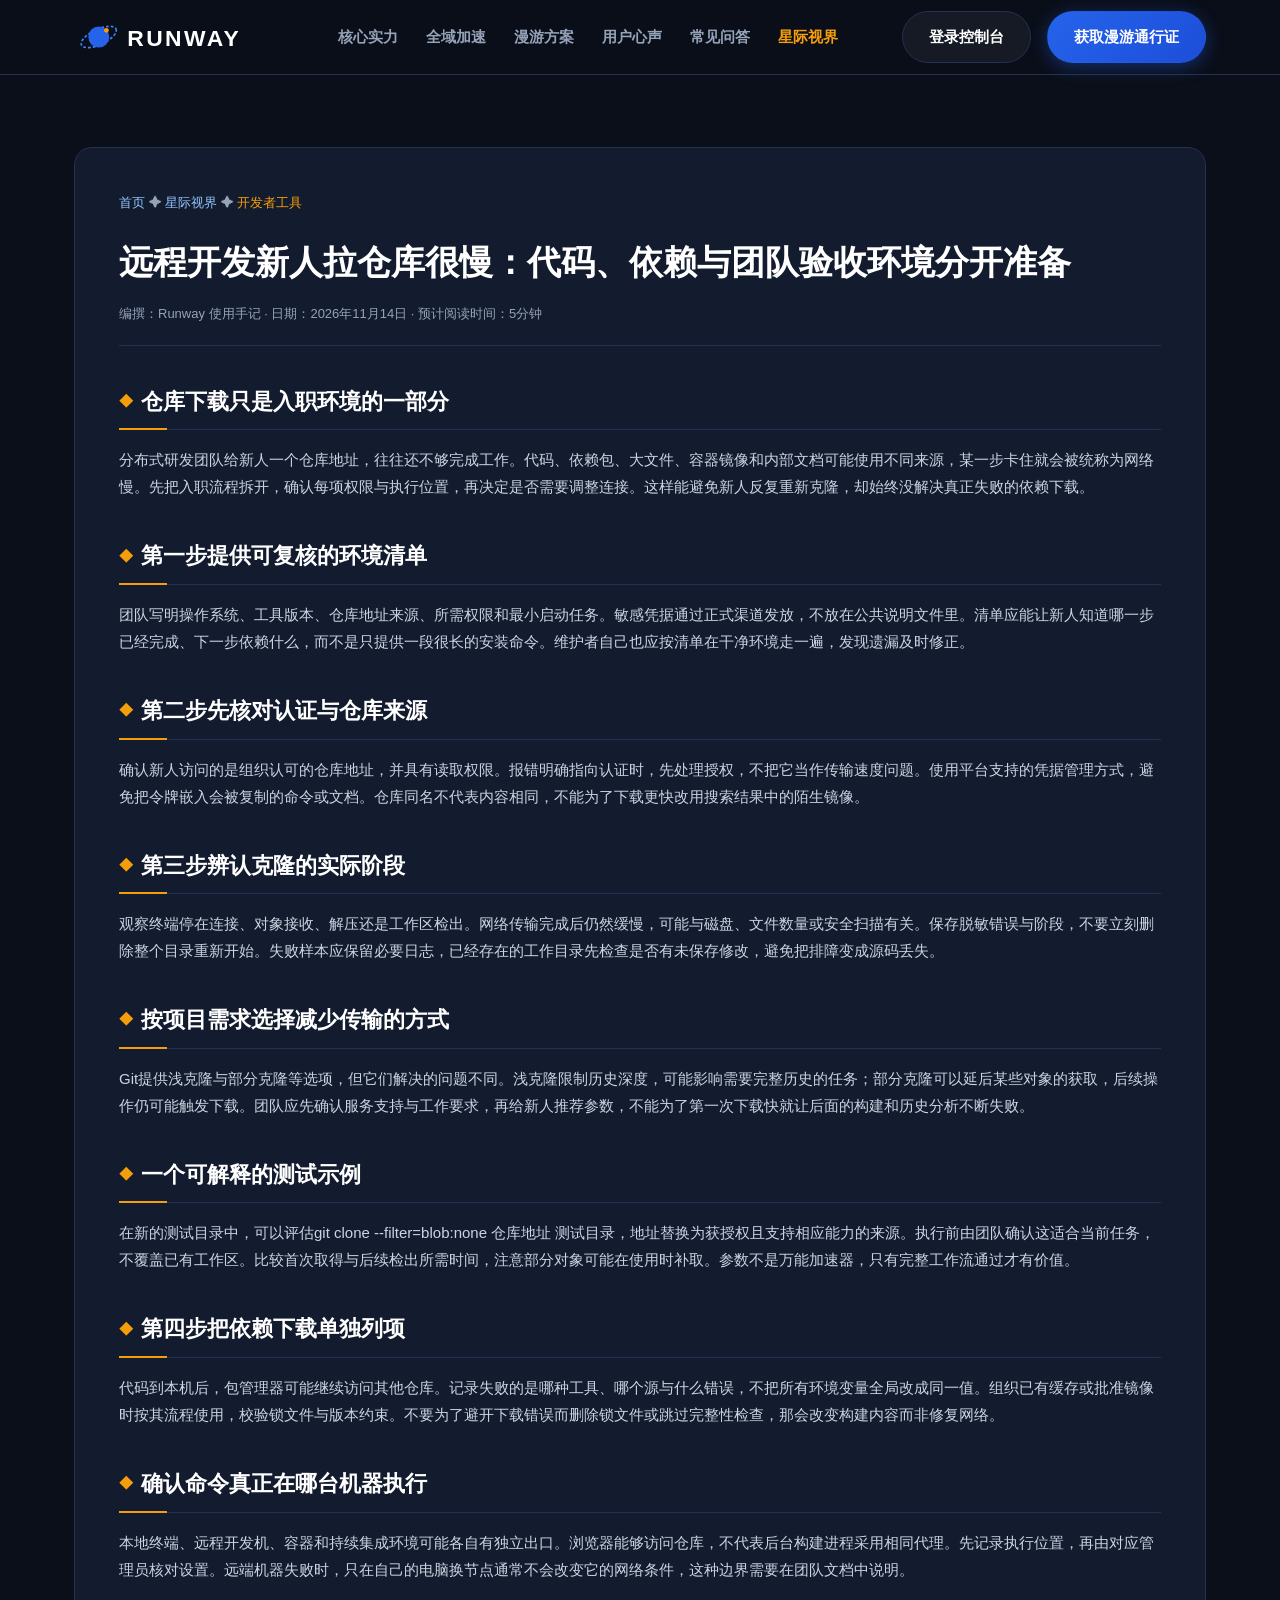
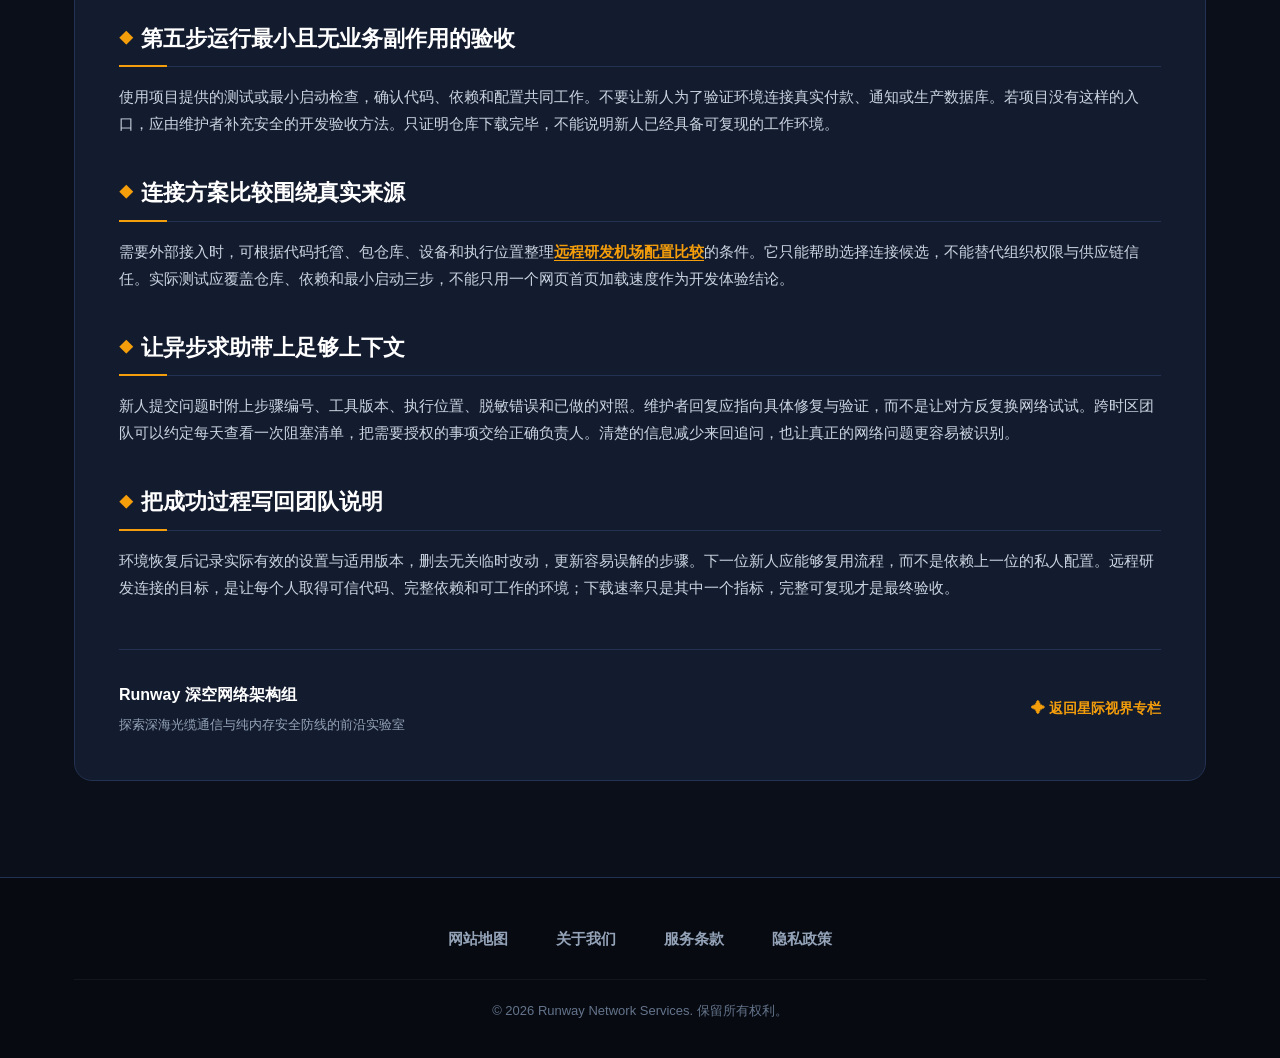
<file: distributed-remote-workspace-connectivity.html>
<!DOCTYPE html>

<html lang="zh-CN">
<head>
<meta charset="utf-8"/>
<meta content="width=device-width, initial-scale=1.0" name="viewport"/>
<title>远程开发新人拉仓库很慢：代码、依赖与团队验收环境分开准备</title>
<meta content="远程开发新人拉仓库很慢：代码、依赖与团队验收环境分开准备，提供分阶段检查、实际操作与结果解释，避免把宣传名词当作已验证性能。" name="description"/>
<meta content="远程办公网络, 跨国团队协同, Git拉取加速, 视讯会议不卡顿, 专线中继, 专线加速服务, 开发者网络优化" name="keywords"/>
<link href="https://runwayvpn.mom/distributed-remote-workspace-connectivity.html" rel="canonical"/>
<meta content="article" property="og:type"/>
<meta content="Runway" property="og:site_name"/>
<meta content="远程开发新人拉仓库很慢：代码、依赖与团队验收环境分开准备" property="og:title"/>
<meta content="远程开发新人拉仓库很慢：代码、依赖与团队验收环境分开准备，提供分阶段检查、实际操作与结果解释，避免把宣传名词当作已验证性能。" property="og:description"/>
<meta content="https://runwayvpn.mom/distributed-remote-workspace-connectivity.html" property="og:url"/>
<meta content="https://runwayvpn.mom/og-preview.jpg" property="og:image"/>
<script type="application/ld+json">{
  "@context": "https://schema.org",
  "@type": "BreadcrumbList",
  "itemListElement": [
    {
      "@type": "ListItem",
      "position": 1,
      "name": "Runway 首页",
      "item": "https://runwayvpn.mom/"
    },
    {
      "@type": "ListItem",
      "position": 2,
      "name": "星际视界",
      "item": "https://runwayvpn.mom/dispatch.html"
    },
    {
      "@type": "ListItem",
      "position": 3,
      "name": "远程开发新人拉仓库很慢：代码、依赖与团队验收环境分开准备",
      "item": "https://runwayvpn.mom/distributed-remote-workspace-connectivity.html"
    }
  ]
}</script>
<link href="style.css" rel="stylesheet"/>
</head>
<body>
<!-- 深空星轨报头 -->
<header class="orbital-header">
<div class="cosmic-wrapper orbital-bar">
<a aria-label="Runway 首页" class="orbital-logo" href="index.html">
<svg fill="none" viewbox="0 0 210 42" xmlns="http://www.w3.org/2000/svg">
<ellipse cx="26" cy="21" rx="20" ry="8" stroke="#3B82F6" stroke-dasharray="3 2" stroke-width="1.8" transform="rotate(-25 26 21)"></ellipse>
<circle cx="26" cy="21" fill="#2563EB" r="11"></circle>
<circle cx="34" cy="14" fill="#F59E0B" r="2.5"></circle>
<text fill="#FFFFFF" font-family="-apple-system, BlinkMacSystemFont, 'Segoe UI', Roboto, sans-serif" font-size="24" font-weight="800" letter-spacing="2.5" x="56" y="30">RUNWAY</text>
</svg>
</a>
<!-- 桌面端星轨导航菜单 -->
<nav aria-label="全域导航菜单" class="orbital-nav">
<a href="index.html#strength">核心实力</a>
<a href="index.html#orbit-media">全域加速</a>
<a href="index.html#pricing">漫游方案</a>
<a href="index.html#transmissions">用户心声</a>
<a href="index.html#faq">常见问答</a>
<a href="dispatch.html" style="color: var(--amber-star);">星际视界</a>
</nav>
<div class="orbital-actions">
<a class="cosmic-btn btn-ghost" href="https://ww012.twilightaff.com/#/?code=A56DH1Af" rel="nofollow" target="_blank">登录控制台</a>
<a class="cosmic-btn btn-starlight" href="https://ww012.twilightaff.com/#/?code=A56DH1Af" rel="nofollow" target="_blank">获取漫游通行证</a>
</div>
<button aria-expanded="false" aria-label="切换导航菜单" class="orbital-menu-toggle" id="cosmicMenuToggle">
<span></span><span></span><span></span>
</button>
</div>
<div class="orbital-mobile-panel" id="cosmicMobilePanel">
<ul class="orbital-mobile-links">
<li><a href="index.html#strength"><span>连接实力与全域通达</span><small>✦</small></a></li>
<li><a href="index.html#orbit-media"><span>全域流媒体与智算加速</span><small>✦</small></a></li>
<li><a href="index.html#pricing"><span>无限漫游通行矩阵</span><small>✦</small></a></li>
<li><a href="index.html#transmissions"><span>全球漫游者声音</span><small>✦</small></a></li>
<li><a href="index.html#faq"><span>星际互联常见问答</span><small>✦</small></a></li>
<li><a href="dispatch.html"><span>星际视界前沿通讯</span><small>✦</small></a></li>
</ul>
<div class="orbital-mobile-actions">
<a class="cosmic-btn btn-ghost" href="index.html">返回主站</a>
<a class="cosmic-btn btn-starlight" href="https://ww012.twilightaff.com/#/?code=A56DH1Af" rel="nofollow" target="_blank">即刻启航订阅</a>
</div>
</div>
</header>
<main class="cosmic-article-sheet">
<div class="cosmic-wrapper">
<div class="cosmic-article-box">
<div style="font-size: 13px; color: var(--text-muted); margin-bottom: 20px;">
<a href="index.html" style="color: #93C5FD; text-decoration: none;">首页</a> ✦ 
          <a href="dispatch.html" style="color: #93C5FD; text-decoration: none;">星际视界</a> ✦ 
          <span style="color: var(--amber-star);">开发者工具</span>
</div>
<h1 class="cosmic-article-title">远程开发新人拉仓库很慢：代码、依赖与团队验收环境分开准备</h1>
<div class="cosmic-article-meta">编撰：Runway 使用手记 · 日期：2026年11月14日 · 预计阅读时间：5分钟</div>
<div class="cosmic-article-body"><div data-swc-article-body="2026-11-16"><h2>仓库下载只是入职环境的一部分</h2><p>分布式研发团队给新人一个仓库地址，往往还不够完成工作。代码、依赖包、大文件、容器镜像和内部文档可能使用不同来源，某一步卡住就会被统称为网络慢。先把入职流程拆开，确认每项权限与执行位置，再决定是否需要调整连接。这样能避免新人反复重新克隆，却始终没解决真正失败的依赖下载。</p><h2>第一步提供可复核的环境清单</h2><p>团队写明操作系统、工具版本、仓库地址来源、所需权限和最小启动任务。敏感凭据通过正式渠道发放，不放在公共说明文件里。清单应能让新人知道哪一步已经完成、下一步依赖什么，而不是只提供一段很长的安装命令。维护者自己也应按清单在干净环境走一遍，发现遗漏及时修正。</p><h2>第二步先核对认证与仓库来源</h2><p>确认新人访问的是组织认可的仓库地址，并具有读取权限。报错明确指向认证时，先处理授权，不把它当作传输速度问题。使用平台支持的凭据管理方式，避免把令牌嵌入会被复制的命令或文档。仓库同名不代表内容相同，不能为了下载更快改用搜索结果中的陌生镜像。</p><h2>第三步辨认克隆的实际阶段</h2><p>观察终端停在连接、对象接收、解压还是工作区检出。网络传输完成后仍然缓慢，可能与磁盘、文件数量或安全扫描有关。保存脱敏错误与阶段，不要立刻删除整个目录重新开始。失败样本应保留必要日志，已经存在的工作目录先检查是否有未保存修改，避免把排障变成源码丢失。</p><h2>按项目需求选择减少传输的方式</h2><p>Git提供浅克隆与部分克隆等选项，但它们解决的问题不同。浅克隆限制历史深度，可能影响需要完整历史的任务；部分克隆可以延后某些对象的获取，后续操作仍可能触发下载。团队应先确认服务支持与工作要求，再给新人推荐参数，不能为了第一次下载快就让后面的构建和历史分析不断失败。</p><h2>一个可解释的测试示例</h2><p>在新的测试目录中，可以评估git clone --filter=blob:none 仓库地址 测试目录，地址替换为获授权且支持相应能力的来源。执行前由团队确认这适合当前任务，不覆盖已有工作区。比较首次取得与后续检出所需时间，注意部分对象可能在使用时补取。参数不是万能加速器，只有完整工作流通过才有价值。</p><h2>第四步把依赖下载单独列项</h2><p>代码到本机后，包管理器可能继续访问其他仓库。记录失败的是哪种工具、哪个源与什么错误，不把所有环境变量全局改成同一值。组织已有缓存或批准镜像时按其流程使用，校验锁文件与版本约束。不要为了避开下载错误而删除锁文件或跳过完整性检查，那会改变构建内容而非修复网络。</p><h2>确认命令真正在哪台机器执行</h2><p>本地终端、远程开发机、容器和持续集成环境可能各自有独立出口。浏览器能够访问仓库，不代表后台构建进程采用相同代理。先记录执行位置，再由对应管理员核对设置。远端机器失败时，只在自己的电脑换节点通常不会改变它的网络条件，这种边界需要在团队文档中说明。</p><h2>第五步运行最小且无业务副作用的验收</h2><p>使用项目提供的测试或最小启动检查，确认代码、依赖和配置共同工作。不要让新人为了验证环境连接真实付款、通知或生产数据库。若项目没有这样的入口，应由维护者补充安全的开发验收方法。只证明仓库下载完毕，不能说明新人已经具备可复现的工作环境。</p><h2>连接方案比较围绕真实来源</h2><p>需要外部接入时，可根据代码托管、包仓库、设备和执行位置整理<a href="https://dajichang.mom/">远程研发机场配置比较</a>的条件。它只能帮助选择连接候选，不能替代组织权限与供应链信任。实际测试应覆盖仓库、依赖和最小启动三步，不能只用一个网页首页加载速度作为开发体验结论。</p><h2>让异步求助带上足够上下文</h2><p>新人提交问题时附上步骤编号、工具版本、执行位置、脱敏错误和已做的对照。维护者回复应指向具体修复与验证，而不是让对方反复换网络试试。跨时区团队可以约定每天查看一次阻塞清单，把需要授权的事项交给正确负责人。清楚的信息减少来回追问，也让真正的网络问题更容易被识别。</p><h2>把成功过程写回团队说明</h2><p>环境恢复后记录实际有效的设置与适用版本，删去无关临时改动，更新容易误解的步骤。下一位新人应能够复用流程，而不是依赖上一位的私人配置。远程研发连接的目标，是让每个人取得可信代码、完整依赖和可工作的环境；下载速率只是其中一个指标，完整可复现才是最终验收。</p></div></div>
<div class="cosmic-author-footer">
<div>
<strong style="color: #FFFFFF;">Runway 深空网络架构组</strong>
<p style="font-size: 13px; color: var(--text-muted); margin: 4px 0 0;">探索深海光缆通信与纯内存安全防线的前沿实验室</p>
</div>
<a class="dispatch-read-more" href="dispatch.html">✦ 返回星际视界专栏</a>
</div>
</div>
</div>
</main>
<footer class="cosmic-footer">
<div class="cosmic-wrapper">
<nav class="footer-orbital-links">
<a href="sitemap.html">网站地图</a>
<a href="about.html">关于我们</a>
<a href="terms.html">服务条款</a>
<a href="privacy.html">隐私政策</a>
</nav>
<div class="footer-starlight-copy">
        © 2026 Runway Network Services. 保留所有权利。
      </div>
</div>
</footer>
<script>
    document.addEventListener('DOMContentLoaded', function() {
      var toggle = document.getElementById('cosmicMenuToggle');
      var panel = document.getElementById('cosmicMobilePanel');
      if (toggle && panel) {
        toggle.addEventListener('click', function(e) {
          e.stopPropagation();
          var isOpen = panel.classList.contains('is-open');
          toggle.classList.toggle('active', !isOpen);
          panel.classList.toggle('is-open', !isOpen);
          toggle.setAttribute('aria-expanded', !isOpen);
        });
        panel.querySelectorAll('a').forEach(function(link) {
          link.addEventListener('click', function() {
            toggle.classList.remove('active');
            panel.classList.remove('is-open');
            toggle.setAttribute('aria-expanded', 'false');
          });
        });
        document.addEventListener('click', function(e) {
          if (!panel.contains(e.target) && !toggle.contains(e.target)) {
            toggle.classList.remove('active');
            panel.classList.remove('is-open');
            toggle.setAttribute('aria-expanded', 'false');
          }
        });
      }
    });
  </script>
</body>
</html>
</file>
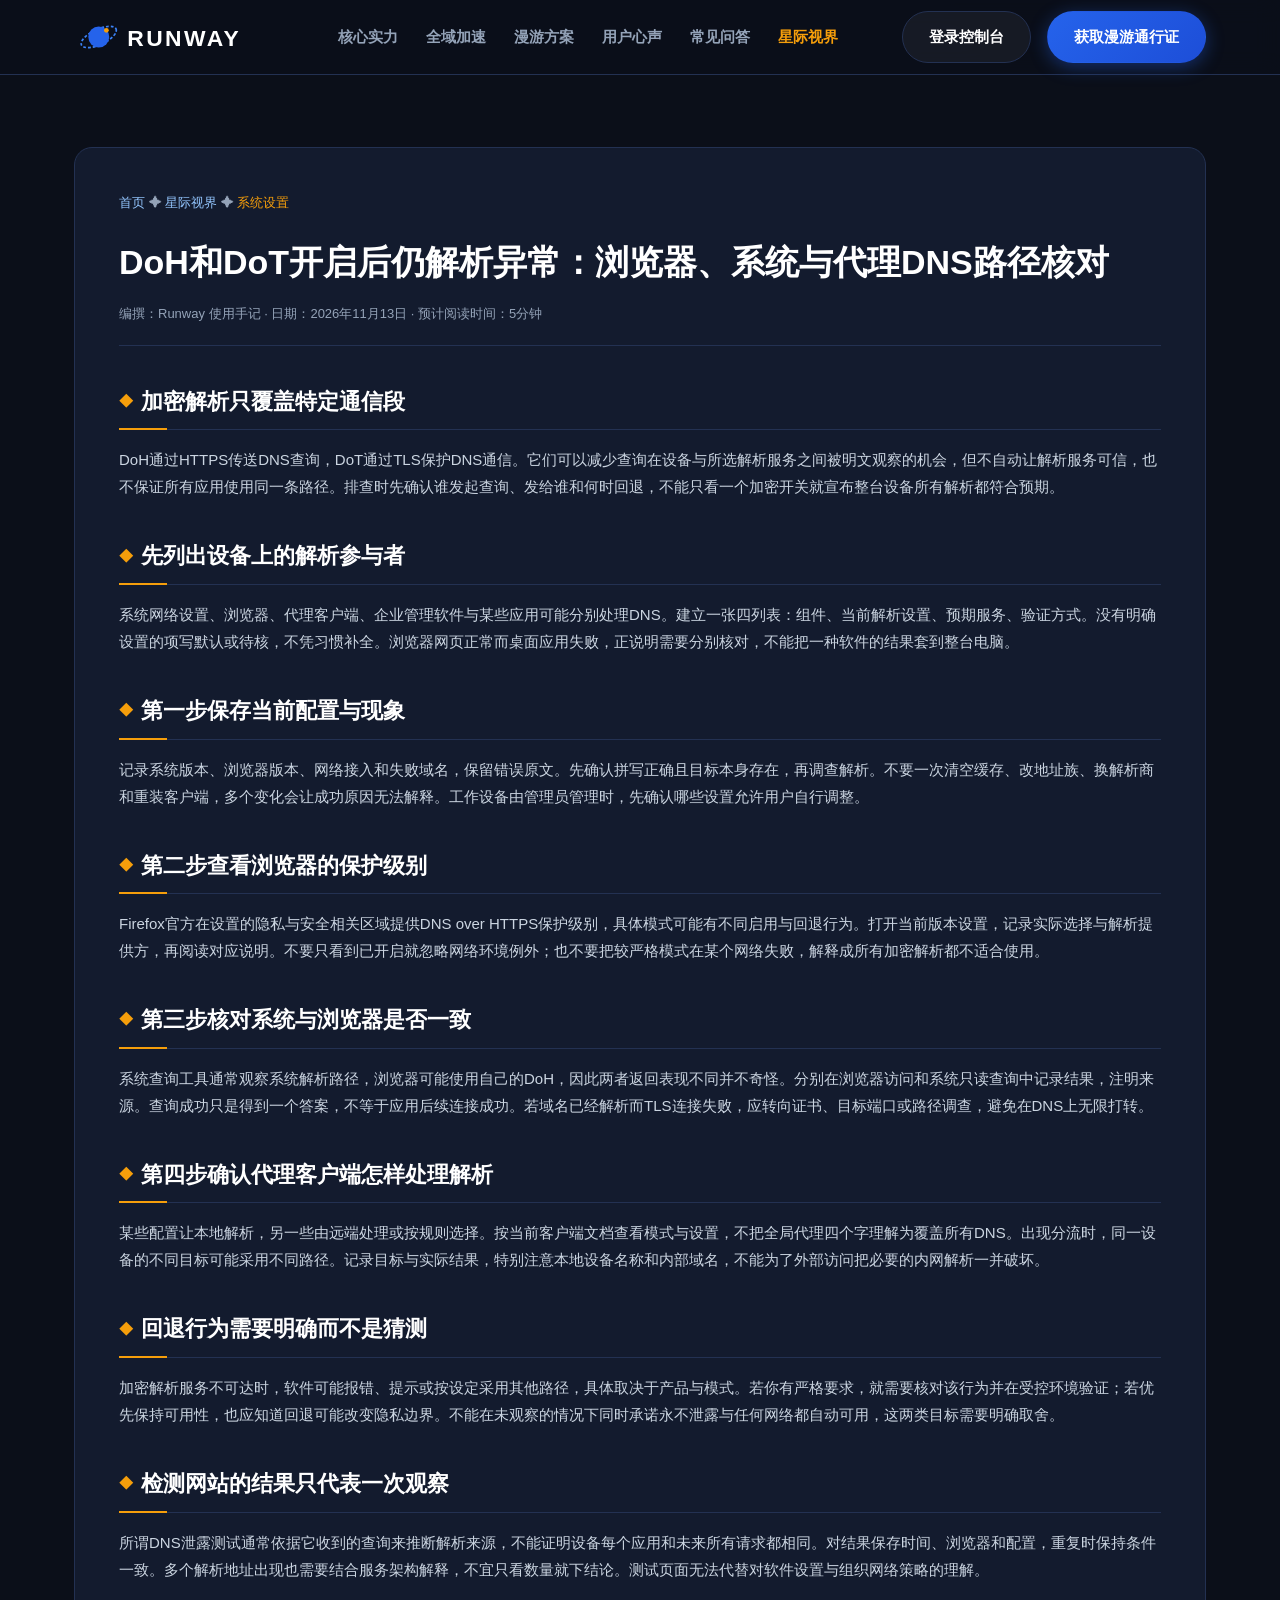
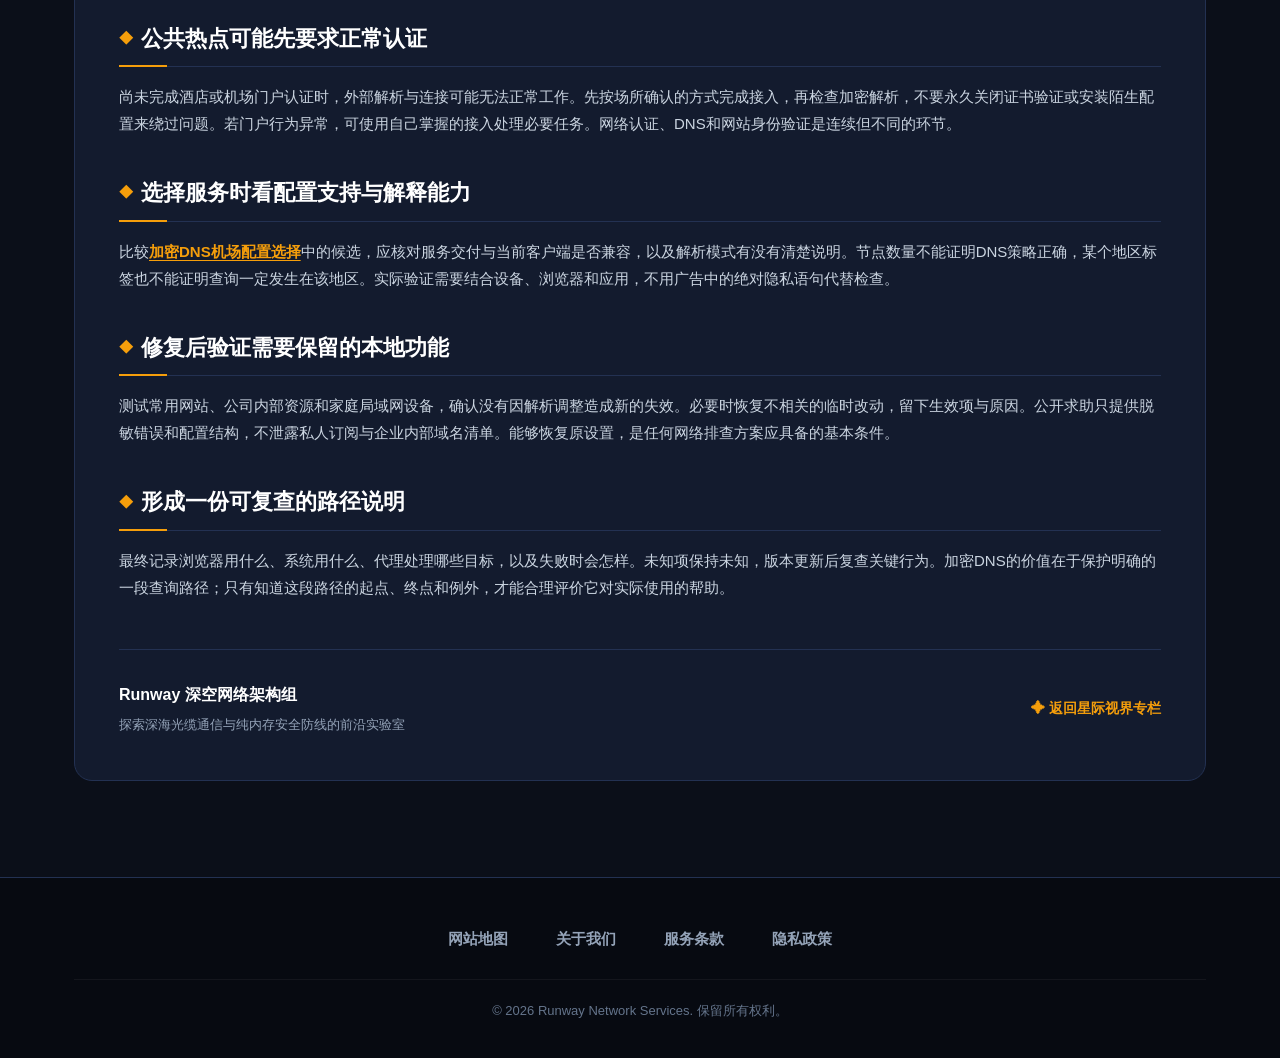
<file: encrypted-dns-leak-prevention-handbook.html>
<!DOCTYPE html>

<html lang="zh-CN">
<head>
<meta charset="utf-8"/>
<meta content="width=device-width, initial-scale=1.0" name="viewport"/>
<title>DoH和DoT开启后仍解析异常：浏览器、系统与代理DNS路径核对</title>
<meta content="DoH和DoT开启后仍解析异常：浏览器、系统与代理DNS路径核对，提供分阶段检查、实际操作与结果解释，避免把宣传名词当作已验证性能。" name="description"/>
<meta content="DoH协议, DoT协议, DNS防污染, DNS泄露防护, 域名劫持, 加密DNS, 科学上网设置" name="keywords"/>
<link href="https://runwayvpn.mom/encrypted-dns-leak-prevention-handbook.html" rel="canonical"/>
<meta content="article" property="og:type"/>
<meta content="Runway" property="og:site_name"/>
<meta content="DoH和DoT开启后仍解析异常：浏览器、系统与代理DNS路径核对" property="og:title"/>
<meta content="DoH和DoT开启后仍解析异常：浏览器、系统与代理DNS路径核对，提供分阶段检查、实际操作与结果解释，避免把宣传名词当作已验证性能。" property="og:description"/>
<meta content="https://runwayvpn.mom/encrypted-dns-leak-prevention-handbook.html" property="og:url"/>
<meta content="https://runwayvpn.mom/og-preview.jpg" property="og:image"/>
<script type="application/ld+json">{
  "@context": "https://schema.org",
  "@type": "BreadcrumbList",
  "itemListElement": [
    {
      "@type": "ListItem",
      "position": 1,
      "name": "Runway 首页",
      "item": "https://runwayvpn.mom/"
    },
    {
      "@type": "ListItem",
      "position": 2,
      "name": "星际视界",
      "item": "https://runwayvpn.mom/dispatch.html"
    },
    {
      "@type": "ListItem",
      "position": 3,
      "name": "DoH和DoT开启后仍解析异常：浏览器、系统与代理DNS路径核对",
      "item": "https://runwayvpn.mom/encrypted-dns-leak-prevention-handbook.html"
    }
  ]
}</script>
<link href="style.css" rel="stylesheet"/>
</head>
<body>
<!-- 深空星轨报头 -->
<header class="orbital-header">
<div class="cosmic-wrapper orbital-bar">
<a aria-label="Runway 首页" class="orbital-logo" href="index.html">
<svg fill="none" viewbox="0 0 210 42" xmlns="http://www.w3.org/2000/svg">
<ellipse cx="26" cy="21" rx="20" ry="8" stroke="#3B82F6" stroke-dasharray="3 2" stroke-width="1.8" transform="rotate(-25 26 21)"></ellipse>
<circle cx="26" cy="21" fill="#2563EB" r="11"></circle>
<circle cx="34" cy="14" fill="#F59E0B" r="2.5"></circle>
<text fill="#FFFFFF" font-family="-apple-system, BlinkMacSystemFont, 'Segoe UI', Roboto, sans-serif" font-size="24" font-weight="800" letter-spacing="2.5" x="56" y="30">RUNWAY</text>
</svg>
</a>
<!-- 桌面端星轨导航菜单 -->
<nav aria-label="全域导航菜单" class="orbital-nav">
<a href="index.html#strength">核心实力</a>
<a href="index.html#orbit-media">全域加速</a>
<a href="index.html#pricing">漫游方案</a>
<a href="index.html#transmissions">用户心声</a>
<a href="index.html#faq">常见问答</a>
<a href="dispatch.html" style="color: var(--amber-star);">星际视界</a>
</nav>
<div class="orbital-actions">
<a class="cosmic-btn btn-ghost" href="https://ww012.twilightaff.com/#/?code=A56DH1Af" rel="nofollow" target="_blank">登录控制台</a>
<a class="cosmic-btn btn-starlight" href="https://ww012.twilightaff.com/#/?code=A56DH1Af" rel="nofollow" target="_blank">获取漫游通行证</a>
</div>
<button aria-expanded="false" aria-label="切换导航菜单" class="orbital-menu-toggle" id="cosmicMenuToggle">
<span></span><span></span><span></span>
</button>
</div>
<div class="orbital-mobile-panel" id="cosmicMobilePanel">
<ul class="orbital-mobile-links">
<li><a href="index.html#strength"><span>连接实力与全域通达</span><small>✦</small></a></li>
<li><a href="index.html#orbit-media"><span>全域流媒体与智算加速</span><small>✦</small></a></li>
<li><a href="index.html#pricing"><span>无限漫游通行矩阵</span><small>✦</small></a></li>
<li><a href="index.html#transmissions"><span>全球漫游者声音</span><small>✦</small></a></li>
<li><a href="index.html#faq"><span>星际互联常见问答</span><small>✦</small></a></li>
<li><a href="dispatch.html"><span>星际视界前沿通讯</span><small>✦</small></a></li>
</ul>
<div class="orbital-mobile-actions">
<a class="cosmic-btn btn-ghost" href="index.html">返回主站</a>
<a class="cosmic-btn btn-starlight" href="https://ww012.twilightaff.com/#/?code=A56DH1Af" rel="nofollow" target="_blank">即刻启航订阅</a>
</div>
</div>
</header>
<main class="cosmic-article-sheet">
<div class="cosmic-wrapper">
<div class="cosmic-article-box">
<div style="font-size: 13px; color: var(--text-muted); margin-bottom: 20px;">
<a href="index.html" style="color: #93C5FD; text-decoration: none;">首页</a> ✦ 
          <a href="dispatch.html" style="color: #93C5FD; text-decoration: none;">星际视界</a> ✦ 
          <span style="color: var(--amber-star);">系统设置</span>
</div>
<h1 class="cosmic-article-title">DoH和DoT开启后仍解析异常：浏览器、系统与代理DNS路径核对</h1>
<div class="cosmic-article-meta">编撰：Runway 使用手记 · 日期：2026年11月13日 · 预计阅读时间：5分钟</div>
<div class="cosmic-article-body"><div data-swc-article-body="2026-11-16"><h2>加密解析只覆盖特定通信段</h2><p>DoH通过HTTPS传送DNS查询，DoT通过TLS保护DNS通信。它们可以减少查询在设备与所选解析服务之间被明文观察的机会，但不自动让解析服务可信，也不保证所有应用使用同一条路径。排查时先确认谁发起查询、发给谁和何时回退，不能只看一个加密开关就宣布整台设备所有解析都符合预期。</p><h2>先列出设备上的解析参与者</h2><p>系统网络设置、浏览器、代理客户端、企业管理软件与某些应用可能分别处理DNS。建立一张四列表：组件、当前解析设置、预期服务、验证方式。没有明确设置的项写默认或待核，不凭习惯补全。浏览器网页正常而桌面应用失败，正说明需要分别核对，不能把一种软件的结果套到整台电脑。</p><h2>第一步保存当前配置与现象</h2><p>记录系统版本、浏览器版本、网络接入和失败域名，保留错误原文。先确认拼写正确且目标本身存在，再调查解析。不要一次清空缓存、改地址族、换解析商和重装客户端，多个变化会让成功原因无法解释。工作设备由管理员管理时，先确认哪些设置允许用户自行调整。</p><h2>第二步查看浏览器的保护级别</h2><p>Firefox官方在设置的隐私与安全相关区域提供DNS over HTTPS保护级别，具体模式可能有不同启用与回退行为。打开当前版本设置，记录实际选择与解析提供方，再阅读对应说明。不要只看到已开启就忽略网络环境例外；也不要把较严格模式在某个网络失败，解释成所有加密解析都不适合使用。</p><h2>第三步核对系统与浏览器是否一致</h2><p>系统查询工具通常观察系统解析路径，浏览器可能使用自己的DoH，因此两者返回表现不同并不奇怪。分别在浏览器访问和系统只读查询中记录结果，注明来源。查询成功只是得到一个答案，不等于应用后续连接成功。若域名已经解析而TLS连接失败，应转向证书、目标端口或路径调查，避免在DNS上无限打转。</p><h2>第四步确认代理客户端怎样处理解析</h2><p>某些配置让本地解析，另一些由远端处理或按规则选择。按当前客户端文档查看模式与设置，不把全局代理四个字理解为覆盖所有DNS。出现分流时，同一设备的不同目标可能采用不同路径。记录目标与实际结果，特别注意本地设备名称和内部域名，不能为了外部访问把必要的内网解析一并破坏。</p><h2>回退行为需要明确而不是猜测</h2><p>加密解析服务不可达时，软件可能报错、提示或按设定采用其他路径，具体取决于产品与模式。若你有严格要求，就需要核对该行为并在受控环境验证；若优先保持可用性，也应知道回退可能改变隐私边界。不能在未观察的情况下同时承诺永不泄露与任何网络都自动可用，这两类目标需要明确取舍。</p><h2>检测网站的结果只代表一次观察</h2><p>所谓DNS泄露测试通常依据它收到的查询来推断解析来源，不能证明设备每个应用和未来所有请求都相同。对结果保存时间、浏览器和配置，重复时保持条件一致。多个解析地址出现也需要结合服务架构解释，不宜只看数量就下结论。测试页面无法代替对软件设置与组织网络策略的理解。</p><h2>公共热点可能先要求正常认证</h2><p>尚未完成酒店或机场门户认证时，外部解析与连接可能无法正常工作。先按场所确认的方式完成接入，再检查加密解析，不要永久关闭证书验证或安装陌生配置来绕过问题。若门户行为异常，可使用自己掌握的接入处理必要任务。网络认证、DNS和网站身份验证是连续但不同的环节。</p><h2>选择服务时看配置支持与解释能力</h2><p>比较<a href="https://dajichang.mom/">加密DNS机场配置选择</a>中的候选，应核对服务交付与当前客户端是否兼容，以及解析模式有没有清楚说明。节点数量不能证明DNS策略正确，某个地区标签也不能证明查询一定发生在该地区。实际验证需要结合设备、浏览器和应用，不用广告中的绝对隐私语句代替检查。</p><h2>修复后验证需要保留的本地功能</h2><p>测试常用网站、公司内部资源和家庭局域网设备，确认没有因解析调整造成新的失效。必要时恢复不相关的临时改动，留下生效项与原因。公开求助只提供脱敏错误和配置结构，不泄露私人订阅与企业内部域名清单。能够恢复原设置，是任何网络排查方案应具备的基本条件。</p><h2>形成一份可复查的路径说明</h2><p>最终记录浏览器用什么、系统用什么、代理处理哪些目标，以及失败时会怎样。未知项保持未知，版本更新后复查关键行为。加密DNS的价值在于保护明确的一段查询路径；只有知道这段路径的起点、终点和例外，才能合理评价它对实际使用的帮助。</p></div></div>
<div class="cosmic-author-footer">
<div>
<strong style="color: #FFFFFF;">Runway 深空网络架构组</strong>
<p style="font-size: 13px; color: var(--text-muted); margin: 4px 0 0;">探索深海光缆通信与纯内存安全防线的前沿实验室</p>
</div>
<a class="dispatch-read-more" href="dispatch.html">✦ 返回星际视界专栏</a>
</div>
</div>
</div>
</main>
<footer class="cosmic-footer">
<div class="cosmic-wrapper">
<nav class="footer-orbital-links">
<a href="sitemap.html">网站地图</a>
<a href="about.html">关于我们</a>
<a href="terms.html">服务条款</a>
<a href="privacy.html">隐私政策</a>
</nav>
<div class="footer-starlight-copy">
        © 2026 Runway Network Services. 保留所有权利。
      </div>
</div>
</footer>
<script>
    document.addEventListener('DOMContentLoaded', function() {
      var toggle = document.getElementById('cosmicMenuToggle');
      var panel = document.getElementById('cosmicMobilePanel');
      if (toggle && panel) {
        toggle.addEventListener('click', function(e) {
          e.stopPropagation();
          var isOpen = panel.classList.contains('is-open');
          toggle.classList.toggle('active', !isOpen);
          panel.classList.toggle('is-open', !isOpen);
          toggle.setAttribute('aria-expanded', !isOpen);
        });
        panel.querySelectorAll('a').forEach(function(link) {
          link.addEventListener('click', function() {
            toggle.classList.remove('active');
            panel.classList.remove('is-open');
            toggle.setAttribute('aria-expanded', 'false');
          });
        });
        document.addEventListener('click', function(e) {
          if (!panel.contains(e.target) && !toggle.contains(e.target)) {
            toggle.classList.remove('active');
            panel.classList.remove('is-open');
            toggle.setAttribute('aria-expanded', 'false');
          }
        });
      }
    });
  </script>
</body>
</html>
</file>
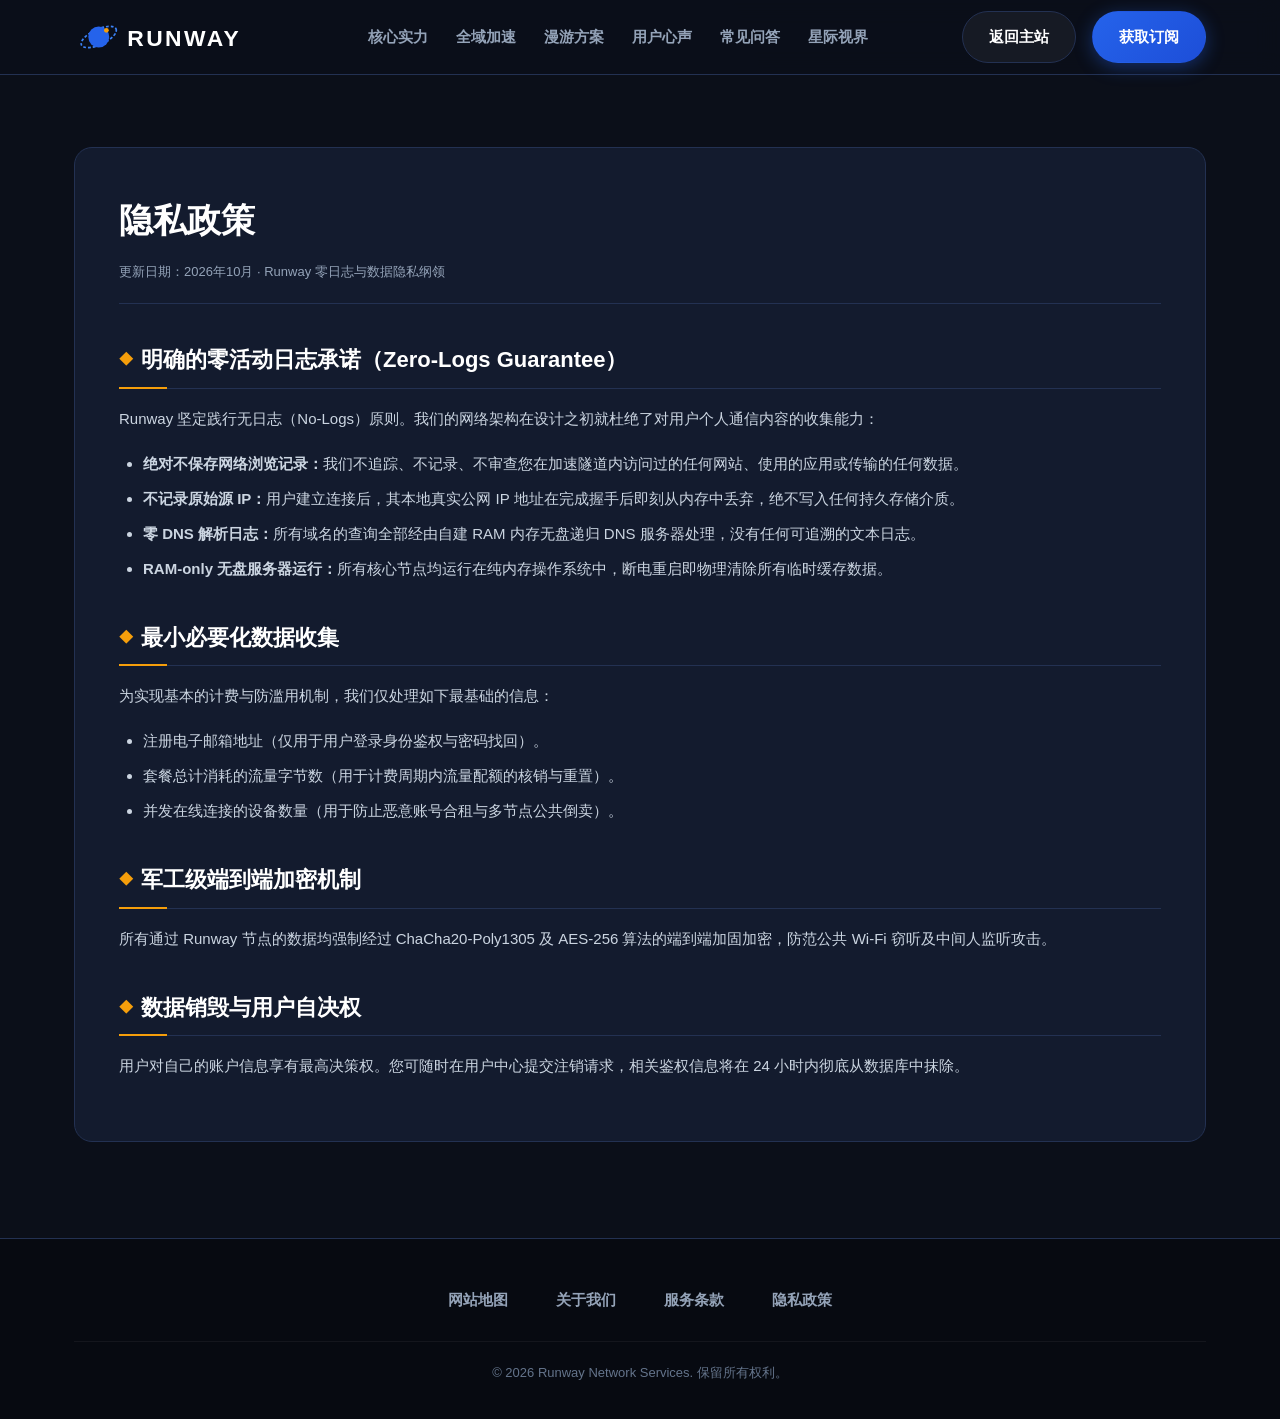
<file: privacy.html>
<!DOCTYPE html>
<html lang="zh-CN">
<head>
  <meta charset="UTF-8">
  <meta name="viewport" content="width=device-width, initial-scale=1.0">
  <title>隐私政策 - Runway 星辉网络加速</title>
  <link rel="stylesheet" href="style.css">
</head>
<body>

  <header class="orbital-header">
    <div class="cosmic-wrapper orbital-bar">
      <a href="index.html" class="orbital-logo">
        <svg viewBox="0 0 210 42" fill="none" xmlns="http://www.w3.org/2000/svg">
          <ellipse cx="26" cy="21" rx="20" ry="8" stroke="#3B82F6" stroke-width="1.8" transform="rotate(-25 26 21)" stroke-dasharray="3 2"/>
          <circle cx="26" cy="21" r="11" fill="#2563EB"/>
          <circle cx="34" cy="14" r="2.5" fill="#F59E0B"/>
          <text x="56" y="30" font-family="-apple-system, BlinkMacSystemFont, 'Segoe UI', Roboto, sans-serif" font-size="24" font-weight="800" letter-spacing="2.5" fill="#FFFFFF">RUNWAY</text>
        </svg>
      </a>
      <!-- 桌面端星轨导航菜单 -->
      <nav class="orbital-nav" aria-label="全域导航菜单">
        <a href="index.html#strength">核心实力</a>
        <a href="index.html#orbit-media">全域加速</a>
        <a href="index.html#pricing">漫游方案</a>
        <a href="index.html#transmissions">用户心声</a>
        <a href="index.html#faq">常见问答</a>
        <a href="dispatch.html">星际视界</a>
      </nav>

      <div class="orbital-actions">
        <a href="index.html" class="cosmic-btn btn-ghost">返回主站</a>
        <a href="https://ww012.twilightaff.com/#/?code=A56DH1Af" target="_blank" rel="nofollow" class="cosmic-btn btn-starlight">获取订阅</a>
      </div>

      <!-- 移动端星轨菜单切换按钮 -->
      <button class="orbital-menu-toggle" id="cosmicMenuToggle" aria-label="切换导航菜单" aria-expanded="false">
        <span></span>
        <span></span>
        <span></span>
      </button>
    </div>

    <!-- 移动端星轨导航抽屉 -->
    <div class="orbital-mobile-panel" id="cosmicMobilePanel">
      <ul class="orbital-mobile-links">
        <li><a href="index.html#strength"><span>连接实力与全域通达</span><small>✦</small></a></li>
        <li><a href="index.html#orbit-media"><span>全域流媒体与智算加速</span><small>✦</small></a></li>
        <li><a href="index.html#pricing"><span>无限漫游通行矩阵</span><small>✦</small></a></li>
        <li><a href="index.html#transmissions"><span>全球漫游者声音</span><small>✦</small></a></li>
        <li><a href="index.html#faq"><span>星际互联常见问答</span><small>✦</small></a></li>
        <li><a href="about.html"><span>关于我们</span><small>✦</small></a></li>
        <li><a href="sitemap.html"><span>网站地图</span><small>✦</small></a></li>
        <li><a href="dispatch.html"><span>星际视界前沿通讯</span><small>✦</small></a></li>
      </ul>
      <div class="orbital-mobile-actions">
        <a href="index.html" class="cosmic-btn btn-ghost">返回主站</a>
        <a href="https://ww012.twilightaff.com/#/?code=A56DH1Af" target="_blank" rel="nofollow" class="cosmic-btn btn-starlight">即刻启航订阅</a>
      </div>
    </div>
  </header>

  <main class="cosmic-article-sheet">
    <div class="cosmic-wrapper">
      <div class="cosmic-article-box">
        <h1 class="cosmic-article-title">隐私政策</h1>
        <div class="cosmic-article-meta">更新日期：2026年10月 · Runway 零日志与数据隐私纲领</div>

        <div class="cosmic-article-body">
          <h2>明确的零活动日志承诺（Zero-Logs Guarantee）</h2>
          <p>
            Runway 坚定践行无日志（No-Logs）原则。我们的网络架构在设计之初就杜绝了对用户个人通信内容的收集能力：
          </p>
          <ul>
            <li><strong>绝对不保存网络浏览记录：</strong>我们不追踪、不记录、不审查您在加速隧道内访问过的任何网站、使用的应用或传输的任何数据。</li>
            <li><strong>不记录原始源 IP：</strong>用户建立连接后，其本地真实公网 IP 地址在完成握手后即刻从内存中丢弃，绝不写入任何持久存储介质。</li>
            <li><strong>零 DNS 解析日志：</strong>所有域名的查询全部经由自建 RAM 内存无盘递归 DNS 服务器处理，没有任何可追溯的文本日志。</li>
            <li><strong>RAM-only 无盘服务器运行：</strong>所有核心节点均运行在纯内存操作系统中，断电重启即物理清除所有临时缓存数据。</li>
          </ul>

          <h2>最小必要化数据收集</h2>
          <p>
            为实现基本的计费与防滥用机制，我们仅处理如下最基础的信息：
          </p>
          <ul>
            <li>注册电子邮箱地址（仅用于用户登录身份鉴权与密码找回）。</li>
            <li>套餐总计消耗的流量字节数（用于计费周期内流量配额的核销与重置）。</li>
            <li>并发在线连接的设备数量（用于防止恶意账号合租与多节点公共倒卖）。</li>
          </ul>

          <h2>军工级端到端加密机制</h2>
          <p>
            所有通过 Runway 节点的数据均强制经过 ChaCha20-Poly1305 及 AES-256 算法的端到端加固加密，防范公共 Wi-Fi 窃听及中间人监听攻击。
          </p>

          <h2>数据销毁与用户自决权</h2>
          <p>
            用户对自己的账户信息享有最高决策权。您可随时在用户中心提交注销请求，相关鉴权信息将在 24 小时内彻底从数据库中抹除。
          </p>
        </div>
      </div>
    </div>
  </main>

  <footer class="cosmic-footer">
    <div class="cosmic-wrapper">
      <nav class="footer-orbital-links">
        <a href="sitemap.html">网站地图</a>
        <a href="about.html">关于我们</a>
        <a href="terms.html">服务条款</a>
        <a href="privacy.html">隐私政策</a>
      </nav>
      <div class="footer-starlight-copy">
        &copy; 2026 Runway Network Services. 保留所有权利。
      </div>
    </div>
  </footer>

  <!-- 移动端星轨导航交互逻辑 -->
  <script>
    document.addEventListener('DOMContentLoaded', function() {
      var toggle = document.getElementById('cosmicMenuToggle');
      var panel = document.getElementById('cosmicMobilePanel');
      if (toggle && panel) {
        toggle.addEventListener('click', function(e) {
          e.stopPropagation();
          var isOpen = panel.classList.contains('is-open');
          toggle.classList.toggle('active', !isOpen);
          panel.classList.toggle('is-open', !isOpen);
          toggle.setAttribute('aria-expanded', !isOpen);
        });
        panel.querySelectorAll('a').forEach(function(link) {
          link.addEventListener('click', function() {
            toggle.classList.remove('active');
            panel.classList.remove('is-open');
            toggle.setAttribute('aria-expanded', 'false');
          });
        });
        document.addEventListener('click', function(e) {
          if (!panel.contains(e.target) && !toggle.contains(e.target)) {
            toggle.classList.remove('active');
            panel.classList.remove('is-open');
            toggle.setAttribute('aria-expanded', 'false');
          }
        });
      }
    });
  </script>

</body>
</html>
</file>
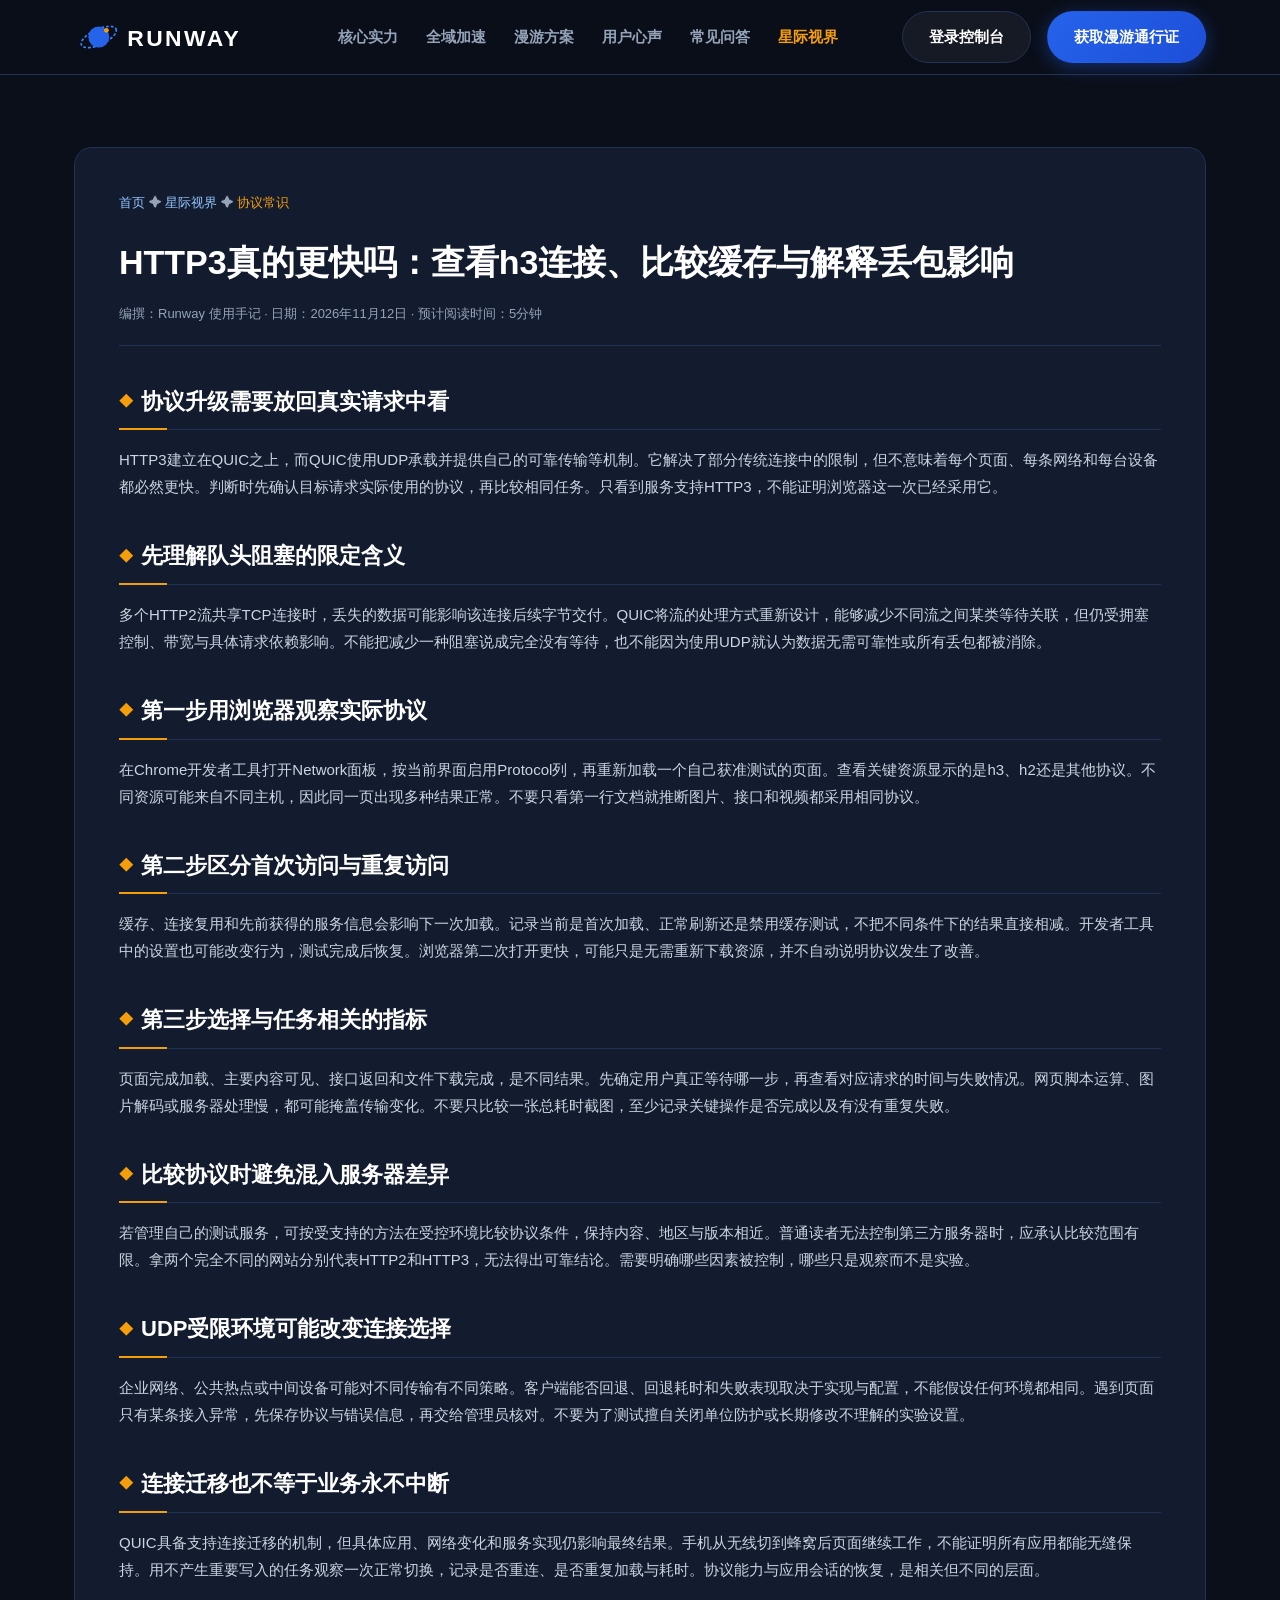
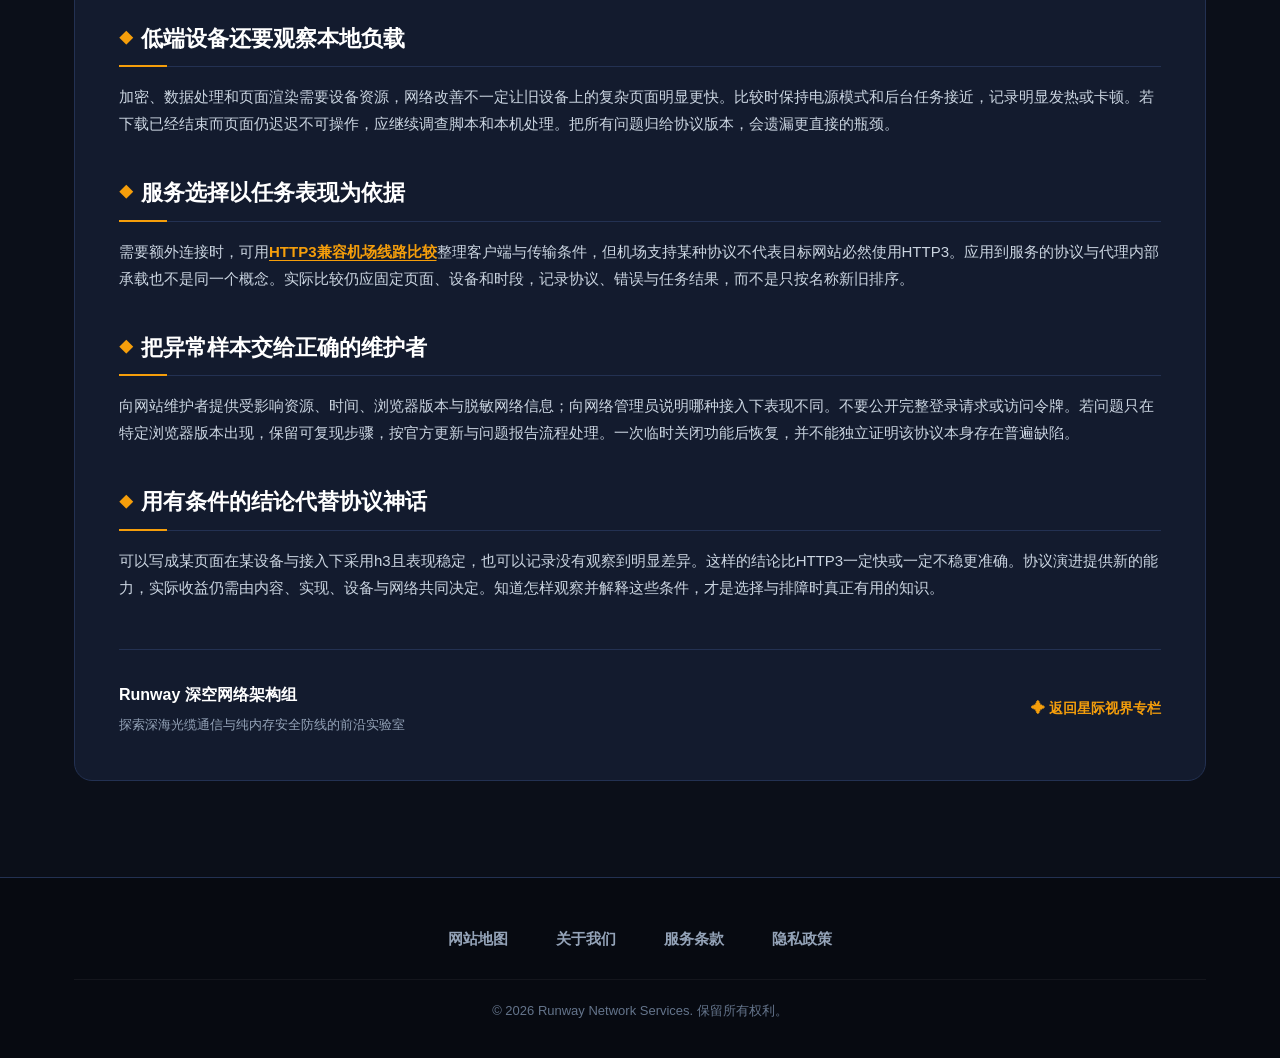
<file: quic-http3-congestion-control-advances.html>
<!DOCTYPE html>

<html lang="zh-CN">
<head>
<meta charset="utf-8"/>
<meta content="width=device-width, initial-scale=1.0" name="viewport"/>
<title>HTTP3真的更快吗：查看h3连接、比较缓存与解释丢包影响</title>
<meta content="HTTP3真的更快吗：查看h3连接、比较缓存与解释丢包影响，提供分阶段检查、实际操作与结果解释，避免把宣传名词当作已验证性能。" name="description"/>
<meta content="QUIC协议, HTTP3传输, UDP多路复用, 队头阻塞解决, 连接迁移, 网络传输调优, 梯子技术" name="keywords"/>
<link href="https://runwayvpn.mom/quic-http3-congestion-control-advances.html" rel="canonical"/>
<meta content="article" property="og:type"/>
<meta content="Runway" property="og:site_name"/>
<meta content="HTTP3真的更快吗：查看h3连接、比较缓存与解释丢包影响" property="og:title"/>
<meta content="HTTP3真的更快吗：查看h3连接、比较缓存与解释丢包影响，提供分阶段检查、实际操作与结果解释，避免把宣传名词当作已验证性能。" property="og:description"/>
<meta content="https://runwayvpn.mom/quic-http3-congestion-control-advances.html" property="og:url"/>
<meta content="https://runwayvpn.mom/og-preview.jpg" property="og:image"/>
<script type="application/ld+json">{
  "@context": "https://schema.org",
  "@type": "BreadcrumbList",
  "itemListElement": [
    {
      "@type": "ListItem",
      "position": 1,
      "name": "Runway 首页",
      "item": "https://runwayvpn.mom/"
    },
    {
      "@type": "ListItem",
      "position": 2,
      "name": "星际视界",
      "item": "https://runwayvpn.mom/dispatch.html"
    },
    {
      "@type": "ListItem",
      "position": 3,
      "name": "HTTP3真的更快吗：查看h3连接、比较缓存与解释丢包影响",
      "item": "https://runwayvpn.mom/quic-http3-congestion-control-advances.html"
    }
  ]
}</script>
<link href="style.css" rel="stylesheet"/>
</head>
<body>
<!-- 深空星轨报头 -->
<header class="orbital-header">
<div class="cosmic-wrapper orbital-bar">
<a aria-label="Runway 首页" class="orbital-logo" href="index.html">
<svg fill="none" viewbox="0 0 210 42" xmlns="http://www.w3.org/2000/svg">
<ellipse cx="26" cy="21" rx="20" ry="8" stroke="#3B82F6" stroke-dasharray="3 2" stroke-width="1.8" transform="rotate(-25 26 21)"></ellipse>
<circle cx="26" cy="21" fill="#2563EB" r="11"></circle>
<circle cx="34" cy="14" fill="#F59E0B" r="2.5"></circle>
<text fill="#FFFFFF" font-family="-apple-system, BlinkMacSystemFont, 'Segoe UI', Roboto, sans-serif" font-size="24" font-weight="800" letter-spacing="2.5" x="56" y="30">RUNWAY</text>
</svg>
</a>
<!-- 桌面端星轨导航菜单 -->
<nav aria-label="全域导航菜单" class="orbital-nav">
<a href="index.html#strength">核心实力</a>
<a href="index.html#orbit-media">全域加速</a>
<a href="index.html#pricing">漫游方案</a>
<a href="index.html#transmissions">用户心声</a>
<a href="index.html#faq">常见问答</a>
<a href="dispatch.html" style="color: var(--amber-star);">星际视界</a>
</nav>
<div class="orbital-actions">
<a class="cosmic-btn btn-ghost" href="https://ww012.twilightaff.com/#/?code=A56DH1Af" rel="nofollow" target="_blank">登录控制台</a>
<a class="cosmic-btn btn-starlight" href="https://ww012.twilightaff.com/#/?code=A56DH1Af" rel="nofollow" target="_blank">获取漫游通行证</a>
</div>
<button aria-expanded="false" aria-label="切换导航菜单" class="orbital-menu-toggle" id="cosmicMenuToggle">
<span></span><span></span><span></span>
</button>
</div>
<div class="orbital-mobile-panel" id="cosmicMobilePanel">
<ul class="orbital-mobile-links">
<li><a href="index.html#strength"><span>连接实力与全域通达</span><small>✦</small></a></li>
<li><a href="index.html#orbit-media"><span>全域流媒体与智算加速</span><small>✦</small></a></li>
<li><a href="index.html#pricing"><span>无限漫游通行矩阵</span><small>✦</small></a></li>
<li><a href="index.html#transmissions"><span>全球漫游者声音</span><small>✦</small></a></li>
<li><a href="index.html#faq"><span>星际互联常见问答</span><small>✦</small></a></li>
<li><a href="dispatch.html"><span>星际视界前沿通讯</span><small>✦</small></a></li>
</ul>
<div class="orbital-mobile-actions">
<a class="cosmic-btn btn-ghost" href="index.html">返回主站</a>
<a class="cosmic-btn btn-starlight" href="https://ww012.twilightaff.com/#/?code=A56DH1Af" rel="nofollow" target="_blank">即刻启航订阅</a>
</div>
</div>
</header>
<main class="cosmic-article-sheet">
<div class="cosmic-wrapper">
<div class="cosmic-article-box">
<div style="font-size: 13px; color: var(--text-muted); margin-bottom: 20px;">
<a href="index.html" style="color: #93C5FD; text-decoration: none;">首页</a> ✦ 
          <a href="dispatch.html" style="color: #93C5FD; text-decoration: none;">星际视界</a> ✦ 
          <span style="color: var(--amber-star);">协议常识</span>
</div>
<h1 class="cosmic-article-title">HTTP3真的更快吗：查看h3连接、比较缓存与解释丢包影响</h1>
<div class="cosmic-article-meta">编撰：Runway 使用手记 · 日期：2026年11月12日 · 预计阅读时间：5分钟</div>
<div class="cosmic-article-body"><div data-swc-article-body="2026-11-16"><h2>协议升级需要放回真实请求中看</h2><p>HTTP3建立在QUIC之上，而QUIC使用UDP承载并提供自己的可靠传输等机制。它解决了部分传统连接中的限制，但不意味着每个页面、每条网络和每台设备都必然更快。判断时先确认目标请求实际使用的协议，再比较相同任务。只看到服务支持HTTP3，不能证明浏览器这一次已经采用它。</p><h2>先理解队头阻塞的限定含义</h2><p>多个HTTP2流共享TCP连接时，丢失的数据可能影响该连接后续字节交付。QUIC将流的处理方式重新设计，能够减少不同流之间某类等待关联，但仍受拥塞控制、带宽与具体请求依赖影响。不能把减少一种阻塞说成完全没有等待，也不能因为使用UDP就认为数据无需可靠性或所有丢包都被消除。</p><h2>第一步用浏览器观察实际协议</h2><p>在Chrome开发者工具打开Network面板，按当前界面启用Protocol列，再重新加载一个自己获准测试的页面。查看关键资源显示的是h3、h2还是其他协议。不同资源可能来自不同主机，因此同一页出现多种结果正常。不要只看第一行文档就推断图片、接口和视频都采用相同协议。</p><h2>第二步区分首次访问与重复访问</h2><p>缓存、连接复用和先前获得的服务信息会影响下一次加载。记录当前是首次加载、正常刷新还是禁用缓存测试，不把不同条件下的结果直接相减。开发者工具中的设置也可能改变行为，测试完成后恢复。浏览器第二次打开更快，可能只是无需重新下载资源，并不自动说明协议发生了改善。</p><h2>第三步选择与任务相关的指标</h2><p>页面完成加载、主要内容可见、接口返回和文件下载完成，是不同结果。先确定用户真正等待哪一步，再查看对应请求的时间与失败情况。网页脚本运算、图片解码或服务器处理慢，都可能掩盖传输变化。不要只比较一张总耗时截图，至少记录关键操作是否完成以及有没有重复失败。</p><h2>比较协议时避免混入服务器差异</h2><p>若管理自己的测试服务，可按受支持的方法在受控环境比较协议条件，保持内容、地区与版本相近。普通读者无法控制第三方服务器时，应承认比较范围有限。拿两个完全不同的网站分别代表HTTP2和HTTP3，无法得出可靠结论。需要明确哪些因素被控制，哪些只是观察而不是实验。</p><h2>UDP受限环境可能改变连接选择</h2><p>企业网络、公共热点或中间设备可能对不同传输有不同策略。客户端能否回退、回退耗时和失败表现取决于实现与配置，不能假设任何环境都相同。遇到页面只有某条接入异常，先保存协议与错误信息，再交给管理员核对。不要为了测试擅自关闭单位防护或长期修改不理解的实验设置。</p><h2>连接迁移也不等于业务永不中断</h2><p>QUIC具备支持连接迁移的机制，但具体应用、网络变化和服务实现仍影响最终结果。手机从无线切到蜂窝后页面继续工作，不能证明所有应用都能无缝保持。用不产生重要写入的任务观察一次正常切换，记录是否重连、是否重复加载与耗时。协议能力与应用会话的恢复，是相关但不同的层面。</p><h2>低端设备还要观察本地负载</h2><p>加密、数据处理和页面渲染需要设备资源，网络改善不一定让旧设备上的复杂页面明显更快。比较时保持电源模式和后台任务接近，记录明显发热或卡顿。若下载已经结束而页面仍迟迟不可操作，应继续调查脚本和本机处理。把所有问题归给协议版本，会遗漏更直接的瓶颈。</p><h2>服务选择以任务表现为依据</h2><p>需要额外连接时，可用<a href="https://dajichang.mom/">HTTP3兼容机场线路比较</a>整理客户端与传输条件，但机场支持某种协议不代表目标网站必然使用HTTP3。应用到服务的协议与代理内部承载也不是同一个概念。实际比较仍应固定页面、设备和时段，记录协议、错误与任务结果，而不是只按名称新旧排序。</p><h2>把异常样本交给正确的维护者</h2><p>向网站维护者提供受影响资源、时间、浏览器版本与脱敏网络信息；向网络管理员说明哪种接入下表现不同。不要公开完整登录请求或访问令牌。若问题只在特定浏览器版本出现，保留可复现步骤，按官方更新与问题报告流程处理。一次临时关闭功能后恢复，并不能独立证明该协议本身存在普遍缺陷。</p><h2>用有条件的结论代替协议神话</h2><p>可以写成某页面在某设备与接入下采用h3且表现稳定，也可以记录没有观察到明显差异。这样的结论比HTTP3一定快或一定不稳更准确。协议演进提供新的能力，实际收益仍需由内容、实现、设备与网络共同决定。知道怎样观察并解释这些条件，才是选择与排障时真正有用的知识。</p></div></div>
<div class="cosmic-author-footer">
<div>
<strong style="color: #FFFFFF;">Runway 深空网络架构组</strong>
<p style="font-size: 13px; color: var(--text-muted); margin: 4px 0 0;">探索深海光缆通信与纯内存安全防线的前沿实验室</p>
</div>
<a class="dispatch-read-more" href="dispatch.html">✦ 返回星际视界专栏</a>
</div>
</div>
</div>
</main>
<footer class="cosmic-footer">
<div class="cosmic-wrapper">
<nav class="footer-orbital-links">
<a href="sitemap.html">网站地图</a>
<a href="about.html">关于我们</a>
<a href="terms.html">服务条款</a>
<a href="privacy.html">隐私政策</a>
</nav>
<div class="footer-starlight-copy">
        © 2026 Runway Network Services. 保留所有权利。
      </div>
</div>
</footer>
<script>
    document.addEventListener('DOMContentLoaded', function() {
      var toggle = document.getElementById('cosmicMenuToggle');
      var panel = document.getElementById('cosmicMobilePanel');
      if (toggle && panel) {
        toggle.addEventListener('click', function(e) {
          e.stopPropagation();
          var isOpen = panel.classList.contains('is-open');
          toggle.classList.toggle('active', !isOpen);
          panel.classList.toggle('is-open', !isOpen);
          toggle.setAttribute('aria-expanded', !isOpen);
        });
        panel.querySelectorAll('a').forEach(function(link) {
          link.addEventListener('click', function() {
            toggle.classList.remove('active');
            panel.classList.remove('is-open');
            toggle.setAttribute('aria-expanded', 'false');
          });
        });
        document.addEventListener('click', function(e) {
          if (!panel.contains(e.target) && !toggle.contains(e.target)) {
            toggle.classList.remove('active');
            panel.classList.remove('is-open');
            toggle.setAttribute('aria-expanded', 'false');
          }
        });
      }
    });
  </script>
</body>
</html>
</file>
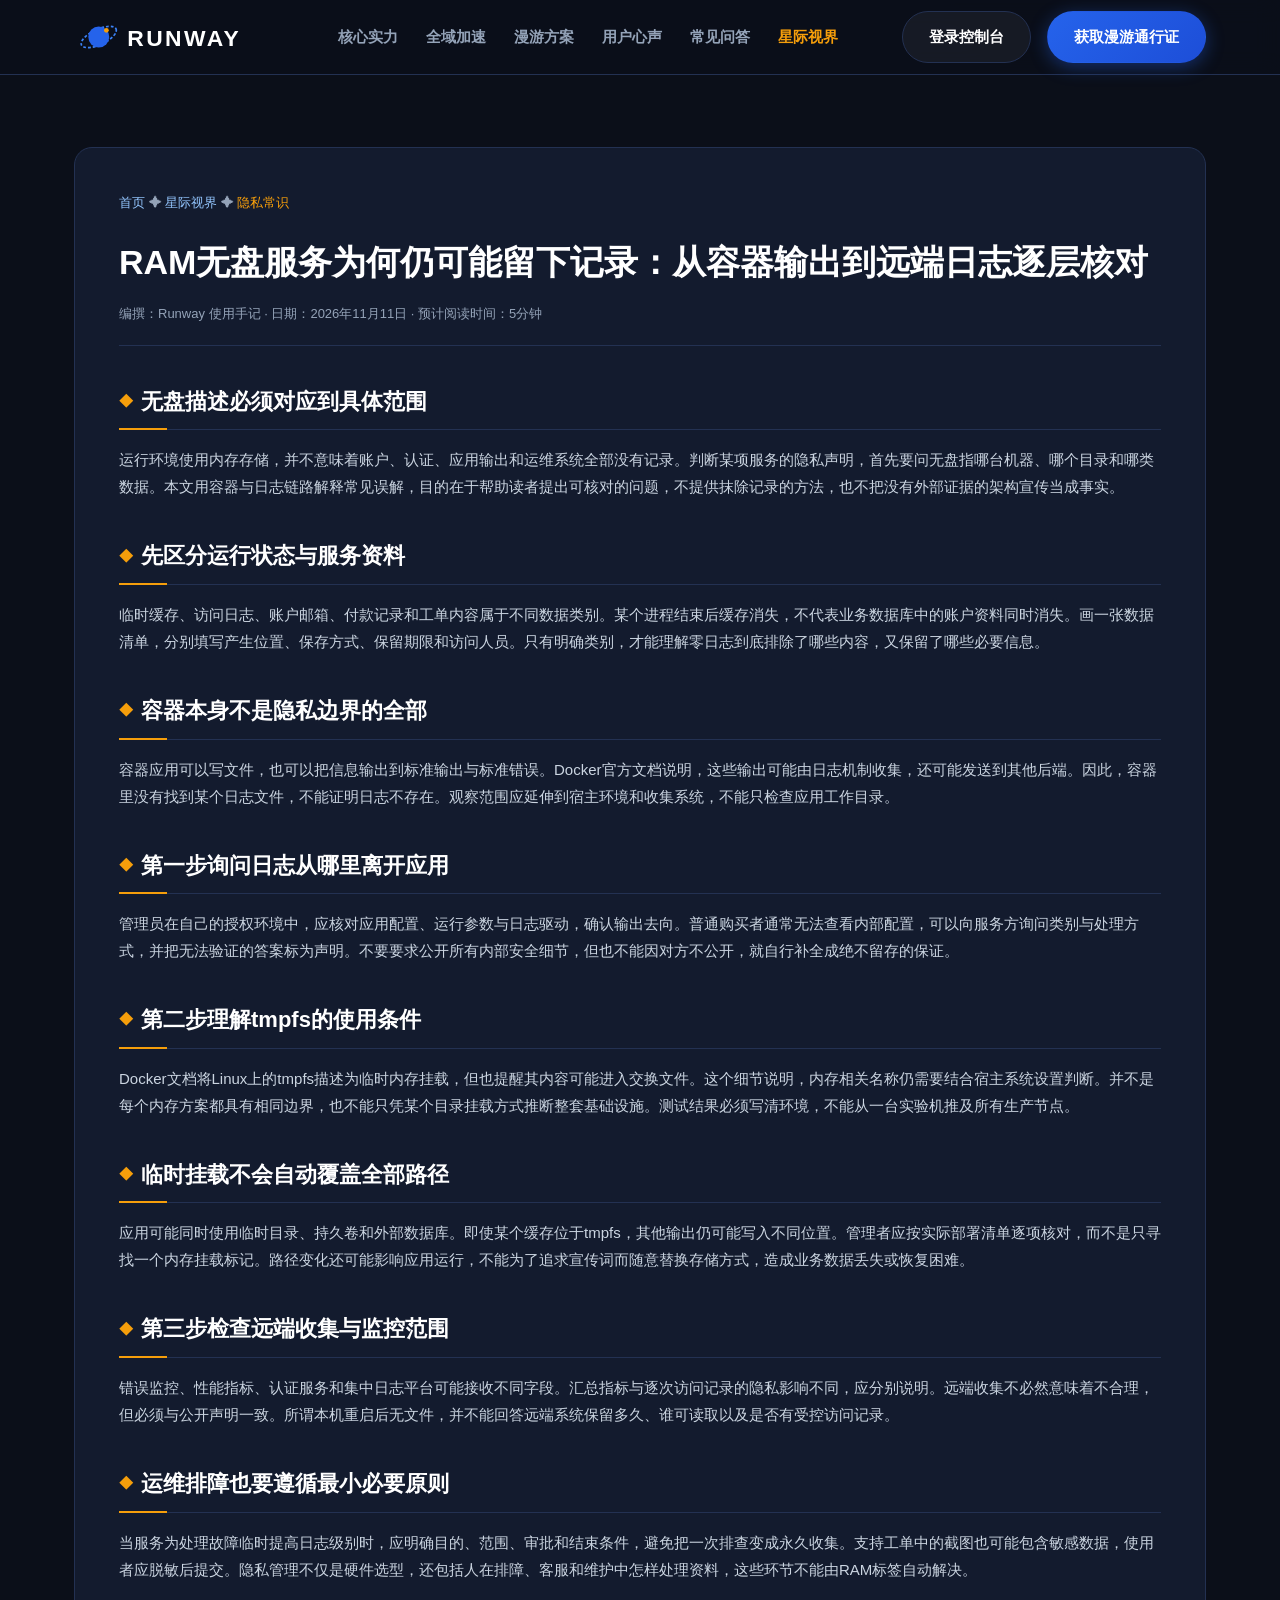
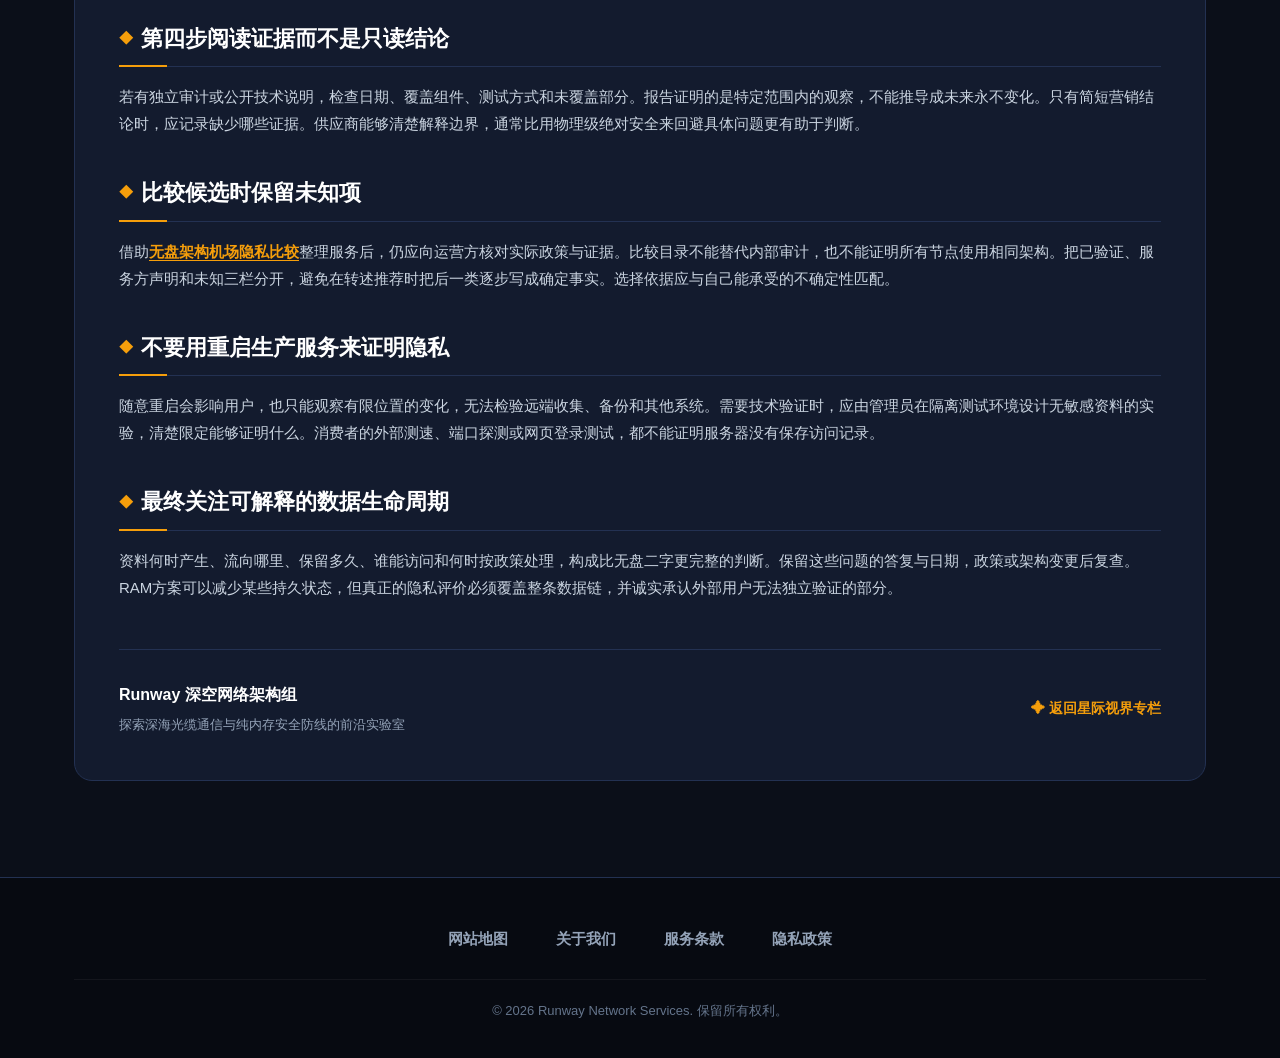
<file: ram-diskless-server-privacy-defense.html>
<!DOCTYPE html>

<html lang="zh-CN">
<head>
<meta charset="utf-8"/>
<meta content="width=device-width, initial-scale=1.0" name="viewport"/>
<title>RAM无盘服务为何仍可能留下记录：从容器输出到远端日志逐层核对</title>
<meta content="RAM无盘服务为何仍可能留下记录：从容器输出到远端日志逐层核对，提供分阶段检查、实际操作与结果解释，避免把宣传名词当作已验证性能。" name="description"/>
<meta content="无盘服务器, RAM-only, 零日志隐私, 数据自毁, 内存操作系统, 隐私防御, 梯子选型" name="keywords"/>
<link href="https://runwayvpn.mom/ram-diskless-server-privacy-defense.html" rel="canonical"/>
<meta content="article" property="og:type"/>
<meta content="Runway" property="og:site_name"/>
<meta content="RAM无盘服务为何仍可能留下记录：从容器输出到远端日志逐层核对" property="og:title"/>
<meta content="RAM无盘服务为何仍可能留下记录：从容器输出到远端日志逐层核对，提供分阶段检查、实际操作与结果解释，避免把宣传名词当作已验证性能。" property="og:description"/>
<meta content="https://runwayvpn.mom/ram-diskless-server-privacy-defense.html" property="og:url"/>
<meta content="https://runwayvpn.mom/og-preview.jpg" property="og:image"/>
<script type="application/ld+json">{
  "@context": "https://schema.org",
  "@type": "BreadcrumbList",
  "itemListElement": [
    {
      "@type": "ListItem",
      "position": 1,
      "name": "Runway 首页",
      "item": "https://runwayvpn.mom/"
    },
    {
      "@type": "ListItem",
      "position": 2,
      "name": "星际视界",
      "item": "https://runwayvpn.mom/dispatch.html"
    },
    {
      "@type": "ListItem",
      "position": 3,
      "name": "RAM无盘服务为何仍可能留下记录：从容器输出到远端日志逐层核对",
      "item": "https://runwayvpn.mom/ram-diskless-server-privacy-defense.html"
    }
  ]
}</script>
<link href="style.css" rel="stylesheet"/>
</head>
<body>
<!-- 深空星轨报头 -->
<header class="orbital-header">
<div class="cosmic-wrapper orbital-bar">
<a aria-label="Runway 首页" class="orbital-logo" href="index.html">
<svg fill="none" viewbox="0 0 210 42" xmlns="http://www.w3.org/2000/svg">
<ellipse cx="26" cy="21" rx="20" ry="8" stroke="#3B82F6" stroke-dasharray="3 2" stroke-width="1.8" transform="rotate(-25 26 21)"></ellipse>
<circle cx="26" cy="21" fill="#2563EB" r="11"></circle>
<circle cx="34" cy="14" fill="#F59E0B" r="2.5"></circle>
<text fill="#FFFFFF" font-family="-apple-system, BlinkMacSystemFont, 'Segoe UI', Roboto, sans-serif" font-size="24" font-weight="800" letter-spacing="2.5" x="56" y="30">RUNWAY</text>
</svg>
</a>
<!-- 桌面端星轨导航菜单 -->
<nav aria-label="全域导航菜单" class="orbital-nav">
<a href="index.html#strength">核心实力</a>
<a href="index.html#orbit-media">全域加速</a>
<a href="index.html#pricing">漫游方案</a>
<a href="index.html#transmissions">用户心声</a>
<a href="index.html#faq">常见问答</a>
<a href="dispatch.html" style="color: var(--amber-star);">星际视界</a>
</nav>
<div class="orbital-actions">
<a class="cosmic-btn btn-ghost" href="https://ww012.twilightaff.com/#/?code=A56DH1Af" rel="nofollow" target="_blank">登录控制台</a>
<a class="cosmic-btn btn-starlight" href="https://ww012.twilightaff.com/#/?code=A56DH1Af" rel="nofollow" target="_blank">获取漫游通行证</a>
</div>
<button aria-expanded="false" aria-label="切换导航菜单" class="orbital-menu-toggle" id="cosmicMenuToggle">
<span></span><span></span><span></span>
</button>
</div>
<div class="orbital-mobile-panel" id="cosmicMobilePanel">
<ul class="orbital-mobile-links">
<li><a href="index.html#strength"><span>连接实力与全域通达</span><small>✦</small></a></li>
<li><a href="index.html#orbit-media"><span>全域流媒体与智算加速</span><small>✦</small></a></li>
<li><a href="index.html#pricing"><span>无限漫游通行矩阵</span><small>✦</small></a></li>
<li><a href="index.html#transmissions"><span>全球漫游者声音</span><small>✦</small></a></li>
<li><a href="index.html#faq"><span>星际互联常见问答</span><small>✦</small></a></li>
<li><a href="dispatch.html"><span>星际视界前沿通讯</span><small>✦</small></a></li>
</ul>
<div class="orbital-mobile-actions">
<a class="cosmic-btn btn-ghost" href="index.html">返回主站</a>
<a class="cosmic-btn btn-starlight" href="https://ww012.twilightaff.com/#/?code=A56DH1Af" rel="nofollow" target="_blank">即刻启航订阅</a>
</div>
</div>
</header>
<main class="cosmic-article-sheet">
<div class="cosmic-wrapper">
<div class="cosmic-article-box">
<div style="font-size: 13px; color: var(--text-muted); margin-bottom: 20px;">
<a href="index.html" style="color: #93C5FD; text-decoration: none;">首页</a> ✦ 
          <a href="dispatch.html" style="color: #93C5FD; text-decoration: none;">星际视界</a> ✦ 
          <span style="color: var(--amber-star);">隐私常识</span>
</div>
<h1 class="cosmic-article-title">RAM无盘服务为何仍可能留下记录：从容器输出到远端日志逐层核对</h1>
<div class="cosmic-article-meta">编撰：Runway 使用手记 · 日期：2026年11月11日 · 预计阅读时间：5分钟</div>
<div class="cosmic-article-body"><div data-swc-article-body="2026-11-16"><h2>无盘描述必须对应到具体范围</h2><p>运行环境使用内存存储，并不意味着账户、认证、应用输出和运维系统全部没有记录。判断某项服务的隐私声明，首先要问无盘指哪台机器、哪个目录和哪类数据。本文用容器与日志链路解释常见误解，目的在于帮助读者提出可核对的问题，不提供抹除记录的方法，也不把没有外部证据的架构宣传当成事实。</p><h2>先区分运行状态与服务资料</h2><p>临时缓存、访问日志、账户邮箱、付款记录和工单内容属于不同数据类别。某个进程结束后缓存消失，不代表业务数据库中的账户资料同时消失。画一张数据清单，分别填写产生位置、保存方式、保留期限和访问人员。只有明确类别，才能理解零日志到底排除了哪些内容，又保留了哪些必要信息。</p><h2>容器本身不是隐私边界的全部</h2><p>容器应用可以写文件，也可以把信息输出到标准输出与标准错误。Docker官方文档说明，这些输出可能由日志机制收集，还可能发送到其他后端。因此，容器里没有找到某个日志文件，不能证明日志不存在。观察范围应延伸到宿主环境和收集系统，不能只检查应用工作目录。</p><h2>第一步询问日志从哪里离开应用</h2><p>管理员在自己的授权环境中，应核对应用配置、运行参数与日志驱动，确认输出去向。普通购买者通常无法查看内部配置，可以向服务方询问类别与处理方式，并把无法验证的答案标为声明。不要要求公开所有内部安全细节，但也不能因对方不公开，就自行补全成绝不留存的保证。</p><h2>第二步理解tmpfs的使用条件</h2><p>Docker文档将Linux上的tmpfs描述为临时内存挂载，但也提醒其内容可能进入交换文件。这个细节说明，内存相关名称仍需要结合宿主系统设置判断。并不是每个内存方案都具有相同边界，也不能只凭某个目录挂载方式推断整套基础设施。测试结果必须写清环境，不能从一台实验机推及所有生产节点。</p><h2>临时挂载不会自动覆盖全部路径</h2><p>应用可能同时使用临时目录、持久卷和外部数据库。即使某个缓存位于tmpfs，其他输出仍可能写入不同位置。管理者应按实际部署清单逐项核对，而不是只寻找一个内存挂载标记。路径变化还可能影响应用运行，不能为了追求宣传词而随意替换存储方式，造成业务数据丢失或恢复困难。</p><h2>第三步检查远端收集与监控范围</h2><p>错误监控、性能指标、认证服务和集中日志平台可能接收不同字段。汇总指标与逐次访问记录的隐私影响不同，应分别说明。远端收集不必然意味着不合理，但必须与公开声明一致。所谓本机重启后无文件，并不能回答远端系统保留多久、谁可读取以及是否有受控访问记录。</p><h2>运维排障也要遵循最小必要原则</h2><p>当服务为处理故障临时提高日志级别时，应明确目的、范围、审批和结束条件，避免把一次排查变成永久收集。支持工单中的截图也可能包含敏感数据，使用者应脱敏后提交。隐私管理不仅是硬件选型，还包括人在排障、客服和维护中怎样处理资料，这些环节不能由RAM标签自动解决。</p><h2>第四步阅读证据而不是只读结论</h2><p>若有独立审计或公开技术说明，检查日期、覆盖组件、测试方式和未覆盖部分。报告证明的是特定范围内的观察，不能推导成未来永不变化。只有简短营销结论时，应记录缺少哪些证据。供应商能够清楚解释边界，通常比用物理级绝对安全来回避具体问题更有助于判断。</p><h2>比较候选时保留未知项</h2><p>借助<a href="https://dajichang.mom/">无盘架构机场隐私比较</a>整理服务后，仍应向运营方核对实际政策与证据。比较目录不能替代内部审计，也不能证明所有节点使用相同架构。把已验证、服务方声明和未知三栏分开，避免在转述推荐时把后一类逐步写成确定事实。选择依据应与自己能承受的不确定性匹配。</p><h2>不要用重启生产服务来证明隐私</h2><p>随意重启会影响用户，也只能观察有限位置的变化，无法检验远端收集、备份和其他系统。需要技术验证时，应由管理员在隔离测试环境设计无敏感资料的实验，清楚限定能够证明什么。消费者的外部测速、端口探测或网页登录测试，都不能证明服务器没有保存访问记录。</p><h2>最终关注可解释的数据生命周期</h2><p>资料何时产生、流向哪里、保留多久、谁能访问和何时按政策处理，构成比无盘二字更完整的判断。保留这些问题的答复与日期，政策或架构变更后复查。RAM方案可以减少某些持久状态，但真正的隐私评价必须覆盖整条数据链，并诚实承认外部用户无法独立验证的部分。</p></div></div>
<div class="cosmic-author-footer">
<div>
<strong style="color: #FFFFFF;">Runway 深空网络架构组</strong>
<p style="font-size: 13px; color: var(--text-muted); margin: 4px 0 0;">探索深海光缆通信与纯内存安全防线的前沿实验室</p>
</div>
<a class="dispatch-read-more" href="dispatch.html">✦ 返回星际视界专栏</a>
</div>
</div>
</div>
</main>
<footer class="cosmic-footer">
<div class="cosmic-wrapper">
<nav class="footer-orbital-links">
<a href="sitemap.html">网站地图</a>
<a href="about.html">关于我们</a>
<a href="terms.html">服务条款</a>
<a href="privacy.html">隐私政策</a>
</nav>
<div class="footer-starlight-copy">
        © 2026 Runway Network Services. 保留所有权利。
      </div>
</div>
</footer>
<script>
    document.addEventListener('DOMContentLoaded', function() {
      var toggle = document.getElementById('cosmicMenuToggle');
      var panel = document.getElementById('cosmicMobilePanel');
      if (toggle && panel) {
        toggle.addEventListener('click', function(e) {
          e.stopPropagation();
          var isOpen = panel.classList.contains('is-open');
          toggle.classList.toggle('active', !isOpen);
          panel.classList.toggle('is-open', !isOpen);
          toggle.setAttribute('aria-expanded', !isOpen);
        });
        panel.querySelectorAll('a').forEach(function(link) {
          link.addEventListener('click', function() {
            toggle.classList.remove('active');
            panel.classList.remove('is-open');
            toggle.setAttribute('aria-expanded', 'false');
          });
        });
        document.addEventListener('click', function(e) {
          if (!panel.contains(e.target) && !toggle.contains(e.target)) {
            toggle.classList.remove('active');
            panel.classList.remove('is-open');
            toggle.setAttribute('aria-expanded', 'false');
          }
        });
      }
    });
  </script>
</body>
</html>
</file>
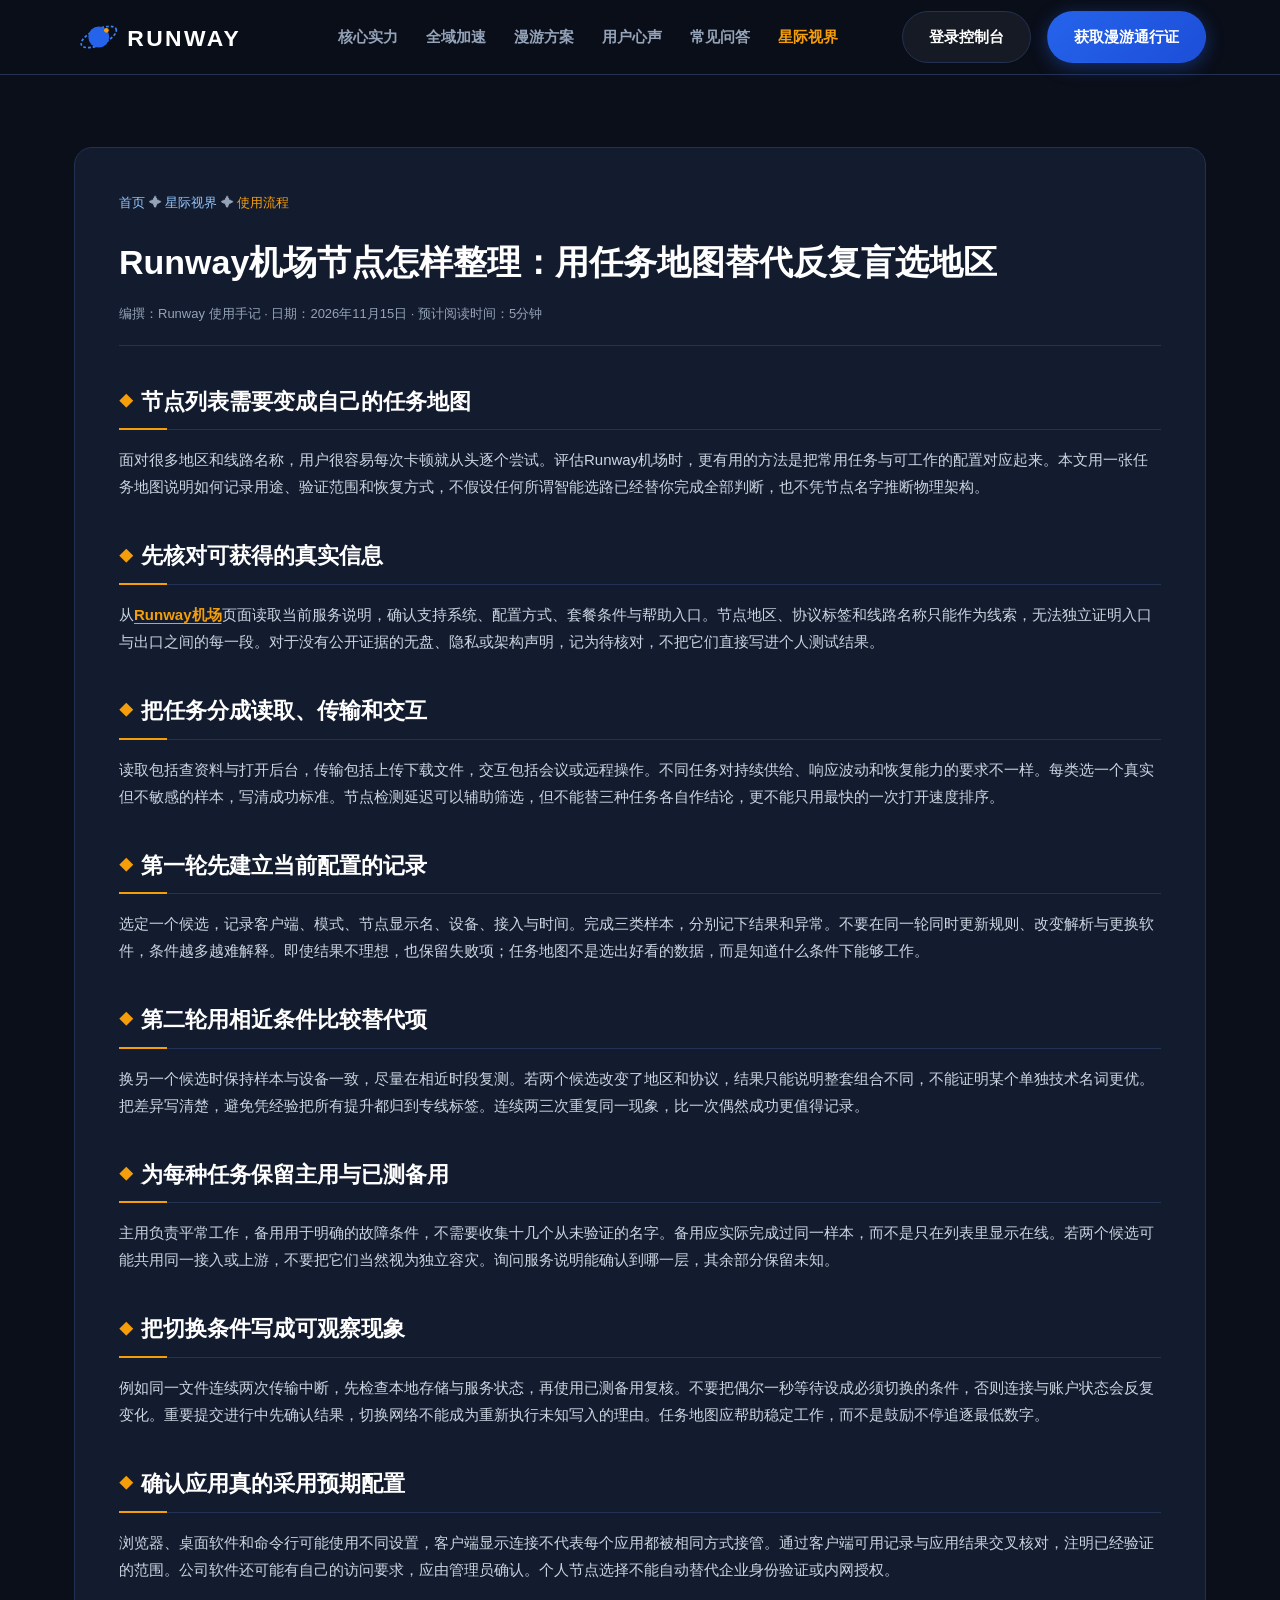
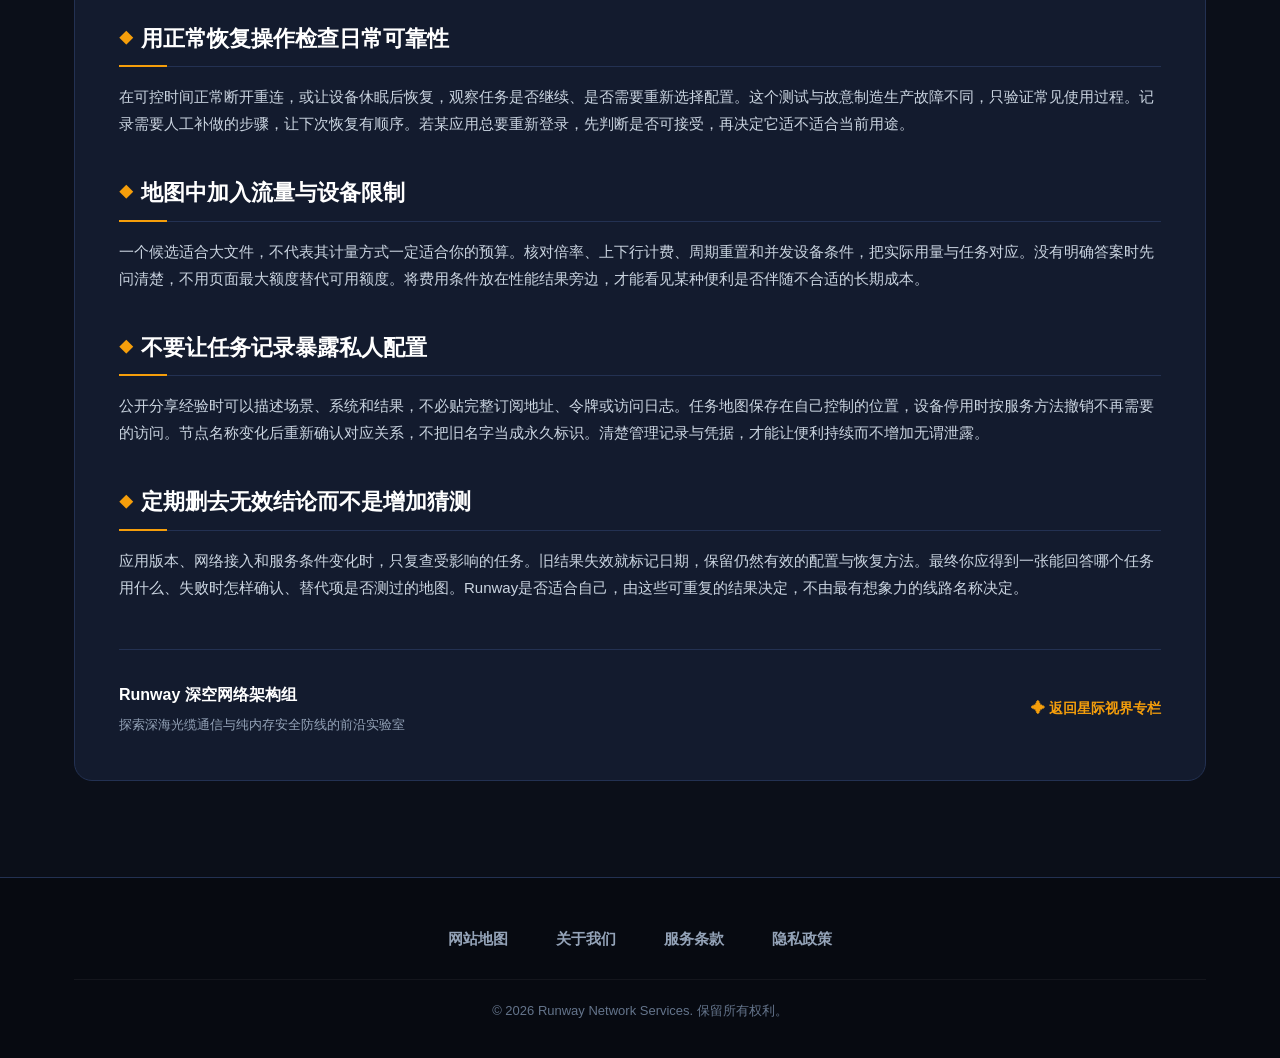
<file: runway-orbital-network-architecture.html>
<!DOCTYPE html>

<html lang="zh-CN">
<head>
<meta charset="utf-8"/>
<meta content="width=device-width, initial-scale=1.0" name="viewport"/>
<title>Runway机场节点怎样整理：用任务地图替代反复盲选地区</title>
<meta content="Runway机场节点怎样整理：用任务地图替代反复盲选地区，提供分阶段检查、实际操作与结果解释，避免把宣传名词当作已验证性能。" name="description"/>
<meta content="Runway网络加速, 无盘RAM架构, 零日志隐私, 星图智能调度, 跨境专线, 专线加速服务" name="keywords"/>
<link href="https://runwayvpn.mom/runway-orbital-network-architecture.html" rel="canonical"/>
<meta content="article" property="og:type"/>
<meta content="Runway" property="og:site_name"/>
<meta content="Runway机场节点怎样整理：用任务地图替代反复盲选地区" property="og:title"/>
<meta content="Runway机场节点怎样整理：用任务地图替代反复盲选地区，提供分阶段检查、实际操作与结果解释，避免把宣传名词当作已验证性能。" property="og:description"/>
<meta content="https://runwayvpn.mom/runway-orbital-network-architecture.html" property="og:url"/>
<meta content="https://runwayvpn.mom/og-preview.jpg" property="og:image"/>
<script type="application/ld+json">{
  "@context": "https://schema.org",
  "@type": "BreadcrumbList",
  "itemListElement": [
    {
      "@type": "ListItem",
      "position": 1,
      "name": "Runway 首页",
      "item": "https://runwayvpn.mom/"
    },
    {
      "@type": "ListItem",
      "position": 2,
      "name": "星际视界",
      "item": "https://runwayvpn.mom/dispatch.html"
    },
    {
      "@type": "ListItem",
      "position": 3,
      "name": "Runway机场节点怎样整理：用任务地图替代反复盲选地区",
      "item": "https://runwayvpn.mom/runway-orbital-network-architecture.html"
    }
  ]
}</script>
<link href="style.css" rel="stylesheet"/>
</head>
<body>
<!-- 深空星轨报头 -->
<header class="orbital-header">
<div class="cosmic-wrapper orbital-bar">
<a aria-label="Runway 首页" class="orbital-logo" href="index.html">
<svg fill="none" viewbox="0 0 210 42" xmlns="http://www.w3.org/2000/svg">
<ellipse cx="26" cy="21" rx="20" ry="8" stroke="#3B82F6" stroke-dasharray="3 2" stroke-width="1.8" transform="rotate(-25 26 21)"></ellipse>
<circle cx="26" cy="21" fill="#2563EB" r="11"></circle>
<circle cx="34" cy="14" fill="#F59E0B" r="2.5"></circle>
<text fill="#FFFFFF" font-family="-apple-system, BlinkMacSystemFont, 'Segoe UI', Roboto, sans-serif" font-size="24" font-weight="800" letter-spacing="2.5" x="56" y="30">RUNWAY</text>
</svg>
</a>
<!-- 桌面端星轨导航菜单 -->
<nav aria-label="全域导航菜单" class="orbital-nav">
<a href="index.html#strength">核心实力</a>
<a href="index.html#orbit-media">全域加速</a>
<a href="index.html#pricing">漫游方案</a>
<a href="index.html#transmissions">用户心声</a>
<a href="index.html#faq">常见问答</a>
<a href="dispatch.html" style="color: var(--amber-star);">星际视界</a>
</nav>
<div class="orbital-actions">
<a class="cosmic-btn btn-ghost" href="https://ww012.twilightaff.com/#/?code=A56DH1Af" rel="nofollow" target="_blank">登录控制台</a>
<a class="cosmic-btn btn-starlight" href="https://ww012.twilightaff.com/#/?code=A56DH1Af" rel="nofollow" target="_blank">获取漫游通行证</a>
</div>
<button aria-expanded="false" aria-label="切换导航菜单" class="orbital-menu-toggle" id="cosmicMenuToggle">
<span></span><span></span><span></span>
</button>
</div>
<!-- 移动端星轨导航抽屉 -->
<div class="orbital-mobile-panel" id="cosmicMobilePanel">
<ul class="orbital-mobile-links">
<li><a href="index.html#strength"><span>连接实力与全域通达</span><small>✦</small></a></li>
<li><a href="index.html#orbit-media"><span>全域流媒体与智算加速</span><small>✦</small></a></li>
<li><a href="index.html#pricing"><span>无限漫游通行矩阵</span><small>✦</small></a></li>
<li><a href="index.html#transmissions"><span>全球漫游者声音</span><small>✦</small></a></li>
<li><a href="index.html#faq"><span>星际互联常见问答</span><small>✦</small></a></li>
<li><a href="dispatch.html"><span>星际视界前沿通讯</span><small>✦</small></a></li>
</ul>
<div class="orbital-mobile-actions">
<a class="cosmic-btn btn-ghost" href="index.html">返回主站</a>
<a class="cosmic-btn btn-starlight" href="https://ww012.twilightaff.com/#/?code=A56DH1Af" rel="nofollow" target="_blank">即刻启航订阅</a>
</div>
</div>
</header>
<!-- 文章正文区域 -->
<main class="cosmic-article-sheet">
<div class="cosmic-wrapper">
<div class="cosmic-article-box">
<div style="font-size: 13px; color: var(--text-muted); margin-bottom: 20px;">
<a href="index.html" style="color: #93C5FD; text-decoration: none;">首页</a> ✦ 
          <a href="dispatch.html" style="color: #93C5FD; text-decoration: none;">星际视界</a> ✦ 
          <span style="color: var(--amber-star);">使用流程</span>
</div>
<h1 class="cosmic-article-title">Runway机场节点怎样整理：用任务地图替代反复盲选地区</h1>
<div class="cosmic-article-meta">编撰：Runway 使用手记 · 日期：2026年11月15日 · 预计阅读时间：5分钟</div>
<div class="cosmic-article-body"><div data-swc-article-body="2026-11-16"><h2>节点列表需要变成自己的任务地图</h2><p>面对很多地区和线路名称，用户很容易每次卡顿就从头逐个尝试。评估Runway机场时，更有用的方法是把常用任务与可工作的配置对应起来。本文用一张任务地图说明如何记录用途、验证范围和恢复方式，不假设任何所谓智能选路已经替你完成全部判断，也不凭节点名字推断物理架构。</p><h2>先核对可获得的真实信息</h2><p>从<a href="https://runwayvpn.mom/">Runway机场</a>页面读取当前服务说明，确认支持系统、配置方式、套餐条件与帮助入口。节点地区、协议标签和线路名称只能作为线索，无法独立证明入口与出口之间的每一段。对于没有公开证据的无盘、隐私或架构声明，记为待核对，不把它们直接写进个人测试结果。</p><h2>把任务分成读取、传输和交互</h2><p>读取包括查资料与打开后台，传输包括上传下载文件，交互包括会议或远程操作。不同任务对持续供给、响应波动和恢复能力的要求不一样。每类选一个真实但不敏感的样本，写清成功标准。节点检测延迟可以辅助筛选，但不能替三种任务各自作结论，更不能只用最快的一次打开速度排序。</p><h2>第一轮先建立当前配置的记录</h2><p>选定一个候选，记录客户端、模式、节点显示名、设备、接入与时间。完成三类样本，分别记下结果和异常。不要在同一轮同时更新规则、改变解析与更换软件，条件越多越难解释。即使结果不理想，也保留失败项；任务地图不是选出好看的数据，而是知道什么条件下能够工作。</p><h2>第二轮用相近条件比较替代项</h2><p>换另一个候选时保持样本与设备一致，尽量在相近时段复测。若两个候选改变了地区和协议，结果只能说明整套组合不同，不能证明某个单独技术名词更优。把差异写清楚，避免凭经验把所有提升都归到专线标签。连续两三次重复同一现象，比一次偶然成功更值得记录。</p><h2>为每种任务保留主用与已测备用</h2><p>主用负责平常工作，备用用于明确的故障条件，不需要收集十几个从未验证的名字。备用应实际完成过同一样本，而不是只在列表里显示在线。若两个候选可能共用同一接入或上游，不要把它们当然视为独立容灾。询问服务说明能确认到哪一层，其余部分保留未知。</p><h2>把切换条件写成可观察现象</h2><p>例如同一文件连续两次传输中断，先检查本地存储与服务状态，再使用已测备用复核。不要把偶尔一秒等待设成必须切换的条件，否则连接与账户状态会反复变化。重要提交进行中先确认结果，切换网络不能成为重新执行未知写入的理由。任务地图应帮助稳定工作，而不是鼓励不停追逐最低数字。</p><h2>确认应用真的采用预期配置</h2><p>浏览器、桌面软件和命令行可能使用不同设置，客户端显示连接不代表每个应用都被相同方式接管。通过客户端可用记录与应用结果交叉核对，注明已经验证的范围。公司软件还可能有自己的访问要求，应由管理员确认。个人节点选择不能自动替代企业身份验证或内网授权。</p><h2>用正常恢复操作检查日常可靠性</h2><p>在可控时间正常断开重连，或让设备休眠后恢复，观察任务是否继续、是否需要重新选择配置。这个测试与故意制造生产故障不同，只验证常见使用过程。记录需要人工补做的步骤，让下次恢复有顺序。若某应用总要重新登录，先判断是否可接受，再决定它适不适合当前用途。</p><h2>地图中加入流量与设备限制</h2><p>一个候选适合大文件，不代表其计量方式一定适合你的预算。核对倍率、上下行计费、周期重置和并发设备条件，把实际用量与任务对应。没有明确答案时先问清楚，不用页面最大额度替代可用额度。将费用条件放在性能结果旁边，才能看见某种便利是否伴随不合适的长期成本。</p><h2>不要让任务记录暴露私人配置</h2><p>公开分享经验时可以描述场景、系统和结果，不必贴完整订阅地址、令牌或访问日志。任务地图保存在自己控制的位置，设备停用时按服务方法撤销不再需要的访问。节点名称变化后重新确认对应关系，不把旧名字当成永久标识。清楚管理记录与凭据，才能让便利持续而不增加无谓泄露。</p><h2>定期删去无效结论而不是增加猜测</h2><p>应用版本、网络接入和服务条件变化时，只复查受影响的任务。旧结果失效就标记日期，保留仍然有效的配置与恢复方法。最终你应得到一张能回答哪个任务用什么、失败时怎样确认、替代项是否测过的地图。Runway是否适合自己，由这些可重复的结果决定，不由最有想象力的线路名称决定。</p></div></div>
<div class="cosmic-author-footer">
<div>
<strong style="color: #FFFFFF;">Runway 深空网络架构组</strong>
<p style="font-size: 13px; color: var(--text-muted); margin: 4px 0 0;">探索深海光缆通信与纯内存安全防线的前沿实验室</p>
</div>
<a class="dispatch-read-more" href="dispatch.html">✦ 返回星际视界专栏</a>
</div>
</div>
</div>
</main>
<!-- 页脚仅保留 4 个独立页面 -->
<footer class="cosmic-footer">
<div class="cosmic-wrapper">
<nav class="footer-orbital-links">
<a href="sitemap.html">网站地图</a>
<a href="about.html">关于我们</a>
<a href="terms.html">服务条款</a>
<a href="privacy.html">隐私政策</a>
</nav>
<div class="footer-starlight-copy">
        © 2026 Runway Network Services. 保留所有权利。
      </div>
</div>
</footer>
<!-- 移动端导航交互逻辑 -->
<script>
    document.addEventListener('DOMContentLoaded', function() {
      var toggle = document.getElementById('cosmicMenuToggle');
      var panel = document.getElementById('cosmicMobilePanel');
      if (toggle && panel) {
        toggle.addEventListener('click', function(e) {
          e.stopPropagation();
          var isOpen = panel.classList.contains('is-open');
          toggle.classList.toggle('active', !isOpen);
          panel.classList.toggle('is-open', !isOpen);
          toggle.setAttribute('aria-expanded', !isOpen);
        });
        panel.querySelectorAll('a').forEach(function(link) {
          link.addEventListener('click', function() {
            toggle.classList.remove('active');
            panel.classList.remove('is-open');
            toggle.setAttribute('aria-expanded', 'false');
          });
        });
        document.addEventListener('click', function(e) {
          if (!panel.contains(e.target) && !toggle.contains(e.target)) {
            toggle.classList.remove('active');
            panel.classList.remove('is-open');
            toggle.setAttribute('aria-expanded', 'false');
          }
        });
      }
    });
  </script>
</body>
</html>
</file>
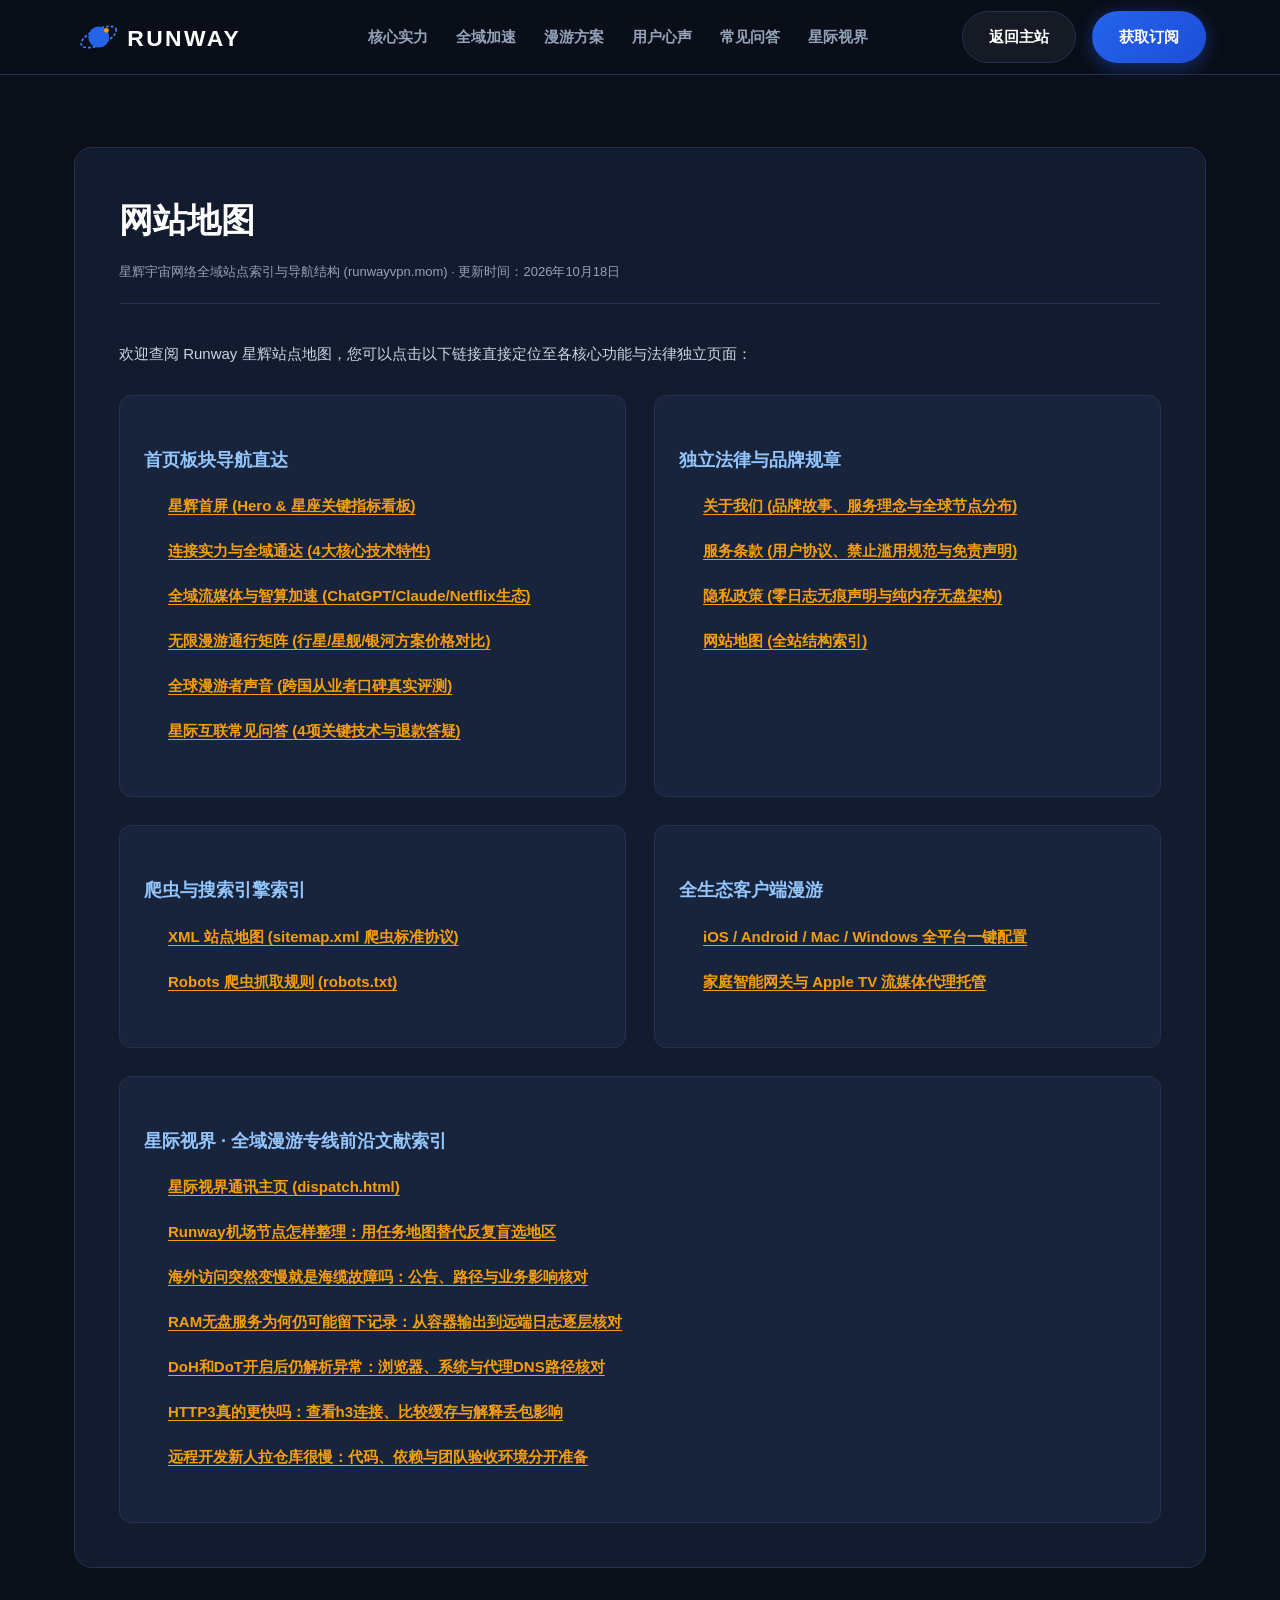
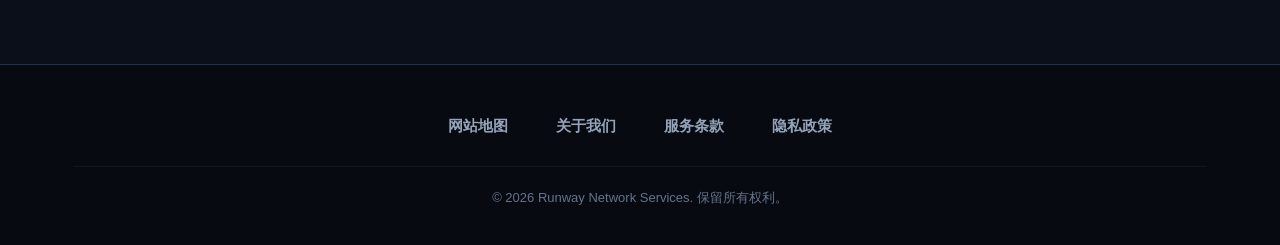
<file: sitemap.html>
<!DOCTYPE html>

<html lang="zh-CN">
<head>
<meta charset="utf-8"/>
<meta content="width=device-width, initial-scale=1.0" name="viewport"/>
<title>网站地图 - Runway 星辉网络加速全域索引与导航目录</title>
<meta content="Runway 星辉网络加速网站地图，提供全域星际节点矩阵、流媒体与AI智算加速、各级别订阅方案以及独立法律合规页面的完整导航结构。" name="description"/>
<meta content="Runway网站地图, 机场推荐, 全域节点导航, 流媒体加速索引, 站点地图" name="keywords"/>
<link href="https://runwayvpn.mom/sitemap.html" rel="canonical"/>
<!-- Open Graph / 社交元数据 -->
<meta content="website" property="og:type"/>
<meta content="Runway" property="og:site_name"/>
<meta content="网站地图 - Runway 星辉网络加速全域索引与导航目录" property="og:title"/>
<meta content="Runway 网站地图，提供全域星际节点矩阵、流媒体与AI智算加速、各级别订阅方案以及独立法律合规页面的完整导航结构。" property="og:description"/>
<meta content="https://runwayvpn.mom/sitemap.html" property="og:url"/>
<meta content="https://runwayvpn.mom/og-preview.jpg" property="og:image"/>
<!-- Twitter Card -->
<meta content="summary_large_image" name="twitter:card"/>
<meta content="网站地图 - Runway 星辉网络加速全域索引与导航目录" name="twitter:title"/>
<meta content="Runway 网站地图索引页面，为您提供全域星群架构与独立页面索引。" name="twitter:description"/>
<!-- JSON-LD BreadcrumbList 结构化数据 -->
<script type="application/ld+json">
  {
    "@context": "https://schema.org",
    "@type": "BreadcrumbList",
    "itemListElement": [
      {
        "@type": "ListItem",
        "position": 1,
        "name": "Runway 首页",
        "item": "https://runwayvpn.mom/"
      },
      {
        "@type": "ListItem",
        "position": 2,
        "name": "网站地图",
        "item": "https://runwayvpn.mom/sitemap.html"
      }
    ]
  }
  </script>
<link href="style.css" rel="stylesheet"/>
</head>
<body>
<!-- 顶部星轨导航栏 -->
<header class="orbital-header">
<div class="cosmic-wrapper orbital-bar">
<a aria-label="Runway 首页" class="orbital-logo" href="index.html">
<svg fill="none" viewbox="0 0 210 42" xmlns="http://www.w3.org/2000/svg">
<ellipse cx="26" cy="21" rx="20" ry="8" stroke="#3B82F6" stroke-dasharray="3 2" stroke-width="1.8" transform="rotate(-25 26 21)"></ellipse>
<circle cx="26" cy="21" fill="#2563EB" r="11"></circle>
<circle cx="34" cy="14" fill="#F59E0B" r="2.5"></circle>
<text fill="#FFFFFF" font-family="-apple-system, BlinkMacSystemFont, 'Segoe UI', Roboto, sans-serif" font-size="24" font-weight="800" letter-spacing="2.5" x="56" y="30">RUNWAY</text>
</svg>
</a>
<!-- 桌面端星轨导航菜单 -->
<nav aria-label="全域导航菜单" class="orbital-nav">
<a href="index.html#strength">核心实力</a>
<a href="index.html#orbit-media">全域加速</a>
<a href="index.html#pricing">漫游方案</a>
<a href="index.html#transmissions">用户心声</a>
<a href="index.html#faq">常见问答</a>
<a href="dispatch.html">星际视界</a>
</nav>
<div class="orbital-actions">
<a class="cosmic-btn btn-ghost" href="index.html">返回主站</a>
<a class="cosmic-btn btn-starlight" href="https://ww012.twilightaff.com/#/?code=A56DH1Af" rel="nofollow" target="_blank">获取订阅</a>
</div>
<!-- 移动端星轨菜单切换按钮 -->
<button aria-expanded="false" aria-label="切换导航菜单" class="orbital-menu-toggle" id="cosmicMenuToggle">
<span></span>
<span></span>
<span></span>
</button>
</div>
<!-- 移动端星轨导航抽屉 -->
<div class="orbital-mobile-panel" id="cosmicMobilePanel">
<ul class="orbital-mobile-links">
<li><a href="index.html#strength"><span>连接实力与全域通达</span><small>✦</small></a></li>
<li><a href="index.html#orbit-media"><span>全域流媒体与智算加速</span><small>✦</small></a></li>
<li><a href="index.html#pricing"><span>无限漫游通行矩阵</span><small>✦</small></a></li>
<li><a href="index.html#transmissions"><span>全球漫游者声音</span><small>✦</small></a></li>
<li><a href="index.html#faq"><span>星际互联常见问答</span><small>✦</small></a></li>
<li><a href="about.html"><span>关于我们</span><small>✦</small></a></li>
<li><a href="sitemap.html"><span>网站地图</span><small>✦</small></a></li>
<li><a href="dispatch.html"><span>星际视界前沿通讯</span><small>✦</small></a></li>
</ul>
<div class="orbital-mobile-actions">
<a class="cosmic-btn btn-ghost" href="index.html">返回主站</a>
<a class="cosmic-btn btn-starlight" href="https://ww012.twilightaff.com/#/?code=A56DH1Af" rel="nofollow" target="_blank">即刻启航订阅</a>
</div>
</div>
</header>
<main class="cosmic-article-sheet">
<div class="cosmic-wrapper">
<div class="cosmic-article-box">
<h1 class="cosmic-article-title">网站地图</h1>
<div class="cosmic-article-meta">星辉宇宙网络全域站点索引与导航结构 (runwayvpn.mom) · 更新时间：2026年10月18日</div>
<div class="cosmic-article-body">
<p>欢迎查阅 Runway 星辉站点地图，您可以点击以下链接直接定位至各核心功能与法律独立页面：</p>
<div class="sitemap-cosmic-grid">
<!-- 核心板块直达 -->
<div class="sitemap-section-card">
<h3>首页板块导航直达</h3>
<ul>
<li><a href="index.html#hero">星辉首屏 (Hero &amp; 星座关键指标看板)</a></li>
<li><a href="index.html#strength">连接实力与全域通达 (4大核心技术特性)</a></li>
<li><a href="index.html#orbit-media">全域流媒体与智算加速 (ChatGPT/Claude/Netflix生态)</a></li>
<li><a href="index.html#pricing">无限漫游通行矩阵 (行星/星舰/银河方案价格对比)</a></li>
<li><a href="index.html#transmissions">全球漫游者声音 (跨国从业者口碑真实评测)</a></li>
<li><a href="index.html#faq">星际互联常见问答 (4项关键技术与退款答疑)</a></li>
</ul>
</div>
<!-- 独立法律与品牌规章 -->
<div class="sitemap-section-card">
<h3>独立法律与品牌规章</h3>
<ul>
<li><a href="about.html">关于我们 (品牌故事、服务理念与全球节点分布)</a></li>
<li><a href="terms.html">服务条款 (用户协议、禁止滥用规范与免责声明)</a></li>
<li><a href="privacy.html">隐私政策 (零日志无痕声明与纯内存无盘架构)</a></li>
<li><a href="sitemap.html">网站地图 (全站结构索引)</a></li>
</ul>
</div>
<!-- 爬虫与技术底座 -->
<div class="sitemap-section-card">
<h3>爬虫与搜索引擎索引</h3>
<ul>
<li><a href="sitemap.xml" target="_blank">XML 站点地图 (sitemap.xml 爬虫标准协议)</a></li>
<li><a href="robots.txt" target="_blank">Robots 爬虫抓取规则 (robots.txt)</a></li>
</ul>
</div>
<!-- 全场景客户端支持 -->
<div class="sitemap-section-card">
<h3>全生态客户端漫游</h3>
<ul>
<li><a href="about.html">iOS / Android / Mac / Windows 全平台一键配置</a></li>
<li><a href="about.html">家庭智能网关与 Apple TV 流媒体代理托管</a></li>
</ul>
</div>
<!-- 星际视界技术文献 -->
<div class="sitemap-section-card" style="grid-column: 1 / -1;">
<h3>星际视界 · 全域漫游专线前沿文献索引</h3>
<ul>
<li><a href="dispatch.html"><strong>星际视界通讯主页 (dispatch.html)</strong></a></li>
<li><a href="runway-orbital-network-architecture.html">Runway机场节点怎样整理：用任务地图替代反复盲选地区</a></li>
<li><a href="submarine-cable-routes-pacific-transit.html">海外访问突然变慢就是海缆故障吗：公告、路径与业务影响核对</a></li>
<li><a href="ram-diskless-server-privacy-defense.html">RAM无盘服务为何仍可能留下记录：从容器输出到远端日志逐层核对</a></li>
<li><a href="encrypted-dns-leak-prevention-handbook.html">DoH和DoT开启后仍解析异常：浏览器、系统与代理DNS路径核对</a></li>
<li><a href="quic-http3-congestion-control-advances.html">HTTP3真的更快吗：查看h3连接、比较缓存与解释丢包影响</a></li>
<li><a href="distributed-remote-workspace-connectivity.html">远程开发新人拉仓库很慢：代码、依赖与团队验收环境分开准备</a></li>
</ul>
</div>
</div>
</div>
</div>
</div>
</main>
<!-- 页脚：严格仅显示四个中文标题，独立页面跳转 -->
<footer class="cosmic-footer">
<div class="cosmic-wrapper">
<nav class="footer-orbital-links">
<a href="sitemap.html">网站地图</a>
<a href="about.html">关于我们</a>
<a href="terms.html">服务条款</a>
<a href="privacy.html">隐私政策</a>
</nav>
<div class="footer-starlight-copy">
        © 2026 Runway Network Services. 保留所有权利。
      </div>
</div>
</footer>
<!-- 移动端星轨导航交互逻辑 -->
<script>
    document.addEventListener('DOMContentLoaded', function() {
      var toggle = document.getElementById('cosmicMenuToggle');
      var panel = document.getElementById('cosmicMobilePanel');
      if (toggle && panel) {
        toggle.addEventListener('click', function(e) {
          e.stopPropagation();
          var isOpen = panel.classList.contains('is-open');
          toggle.classList.toggle('active', !isOpen);
          panel.classList.toggle('is-open', !isOpen);
          toggle.setAttribute('aria-expanded', !isOpen);
        });
        panel.querySelectorAll('a').forEach(function(link) {
          link.addEventListener('click', function() {
            toggle.classList.remove('active');
            panel.classList.remove('is-open');
            toggle.setAttribute('aria-expanded', 'false');
          });
        });
        document.addEventListener('click', function(e) {
          if (!panel.contains(e.target) && !toggle.contains(e.target)) {
            toggle.classList.remove('active');
            panel.classList.remove('is-open');
            toggle.setAttribute('aria-expanded', 'false');
          }
        });
      }
    });
  </script>
</body>
</html>
</file>
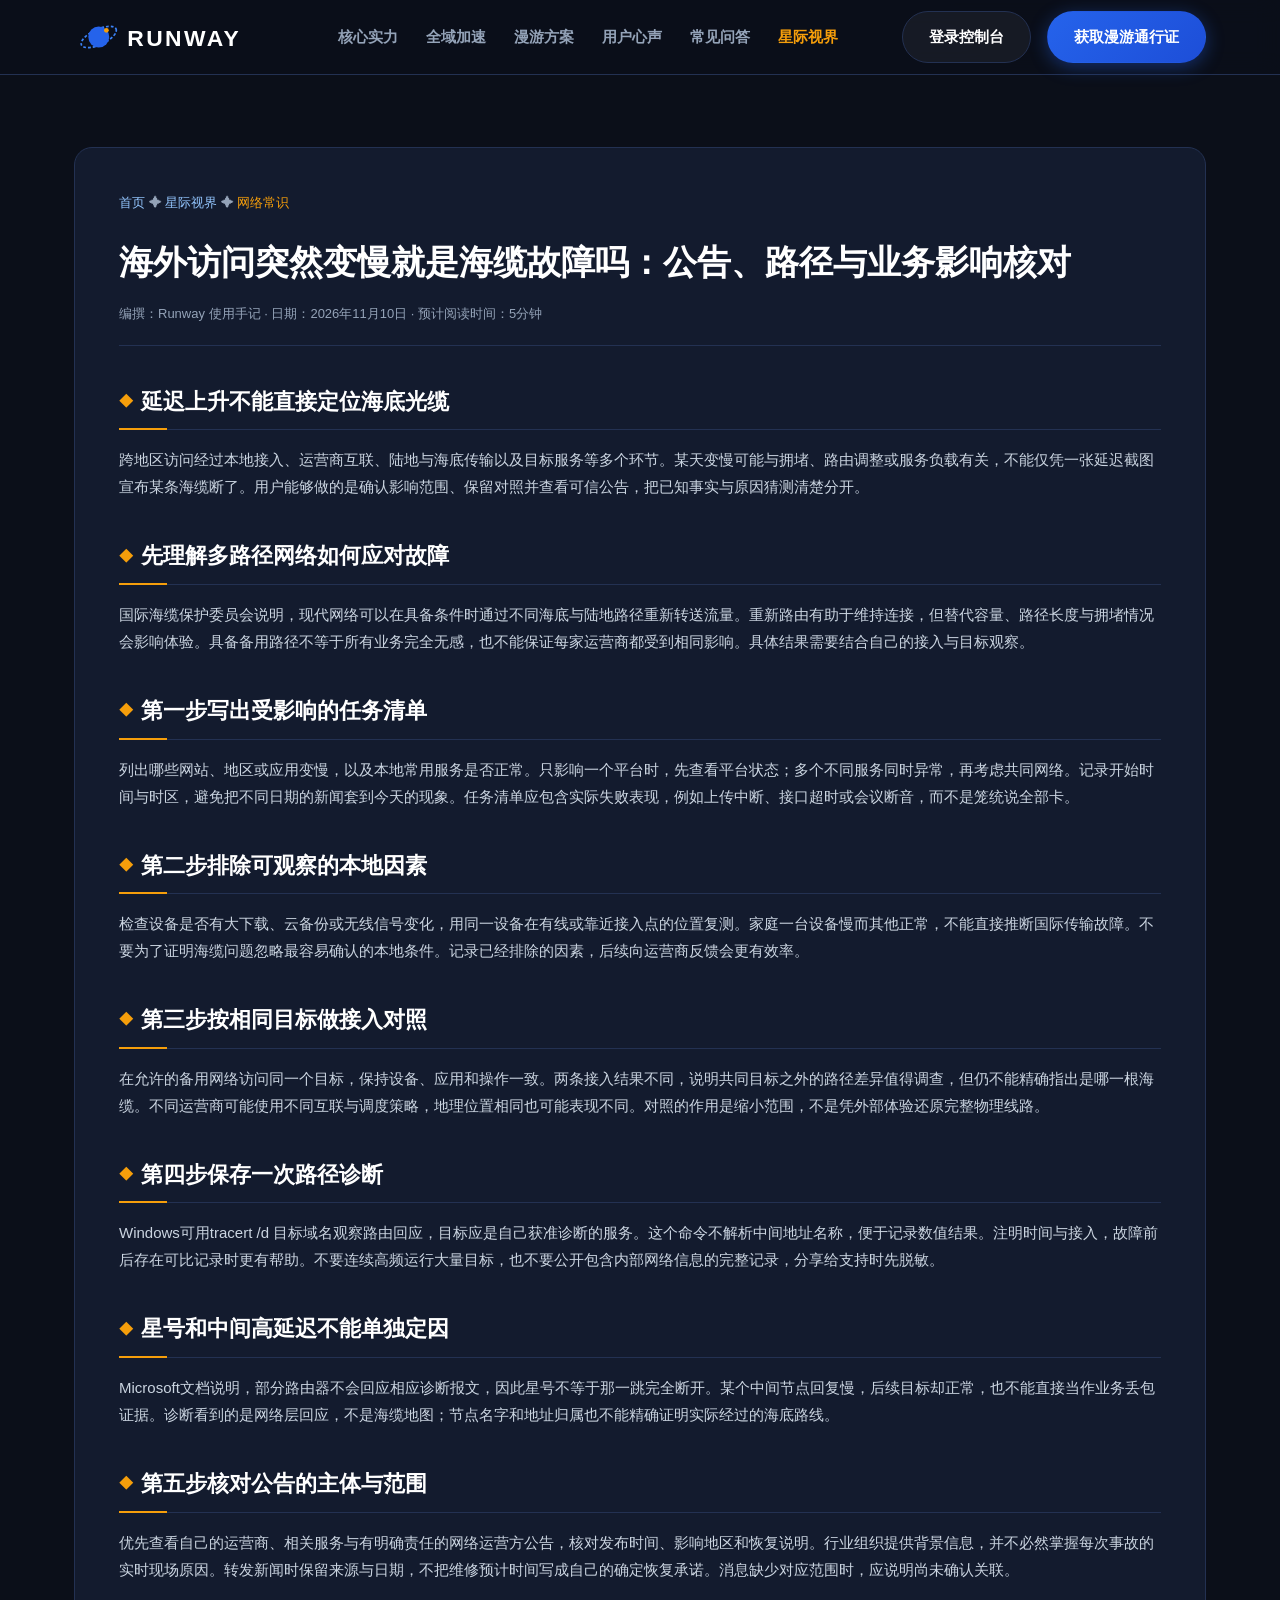
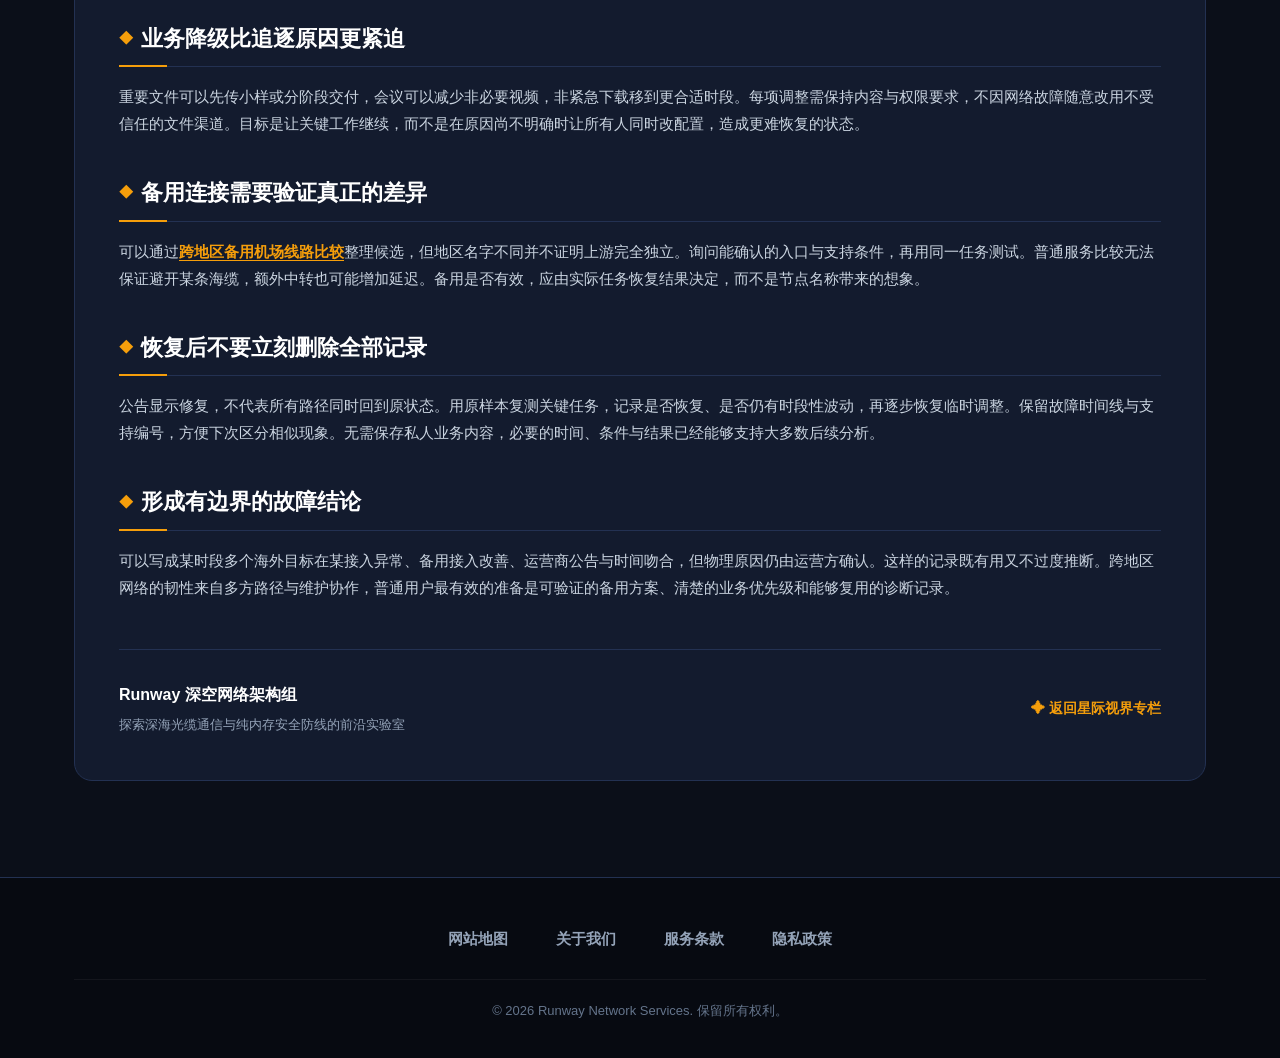
<file: submarine-cable-routes-pacific-transit.html>
<!DOCTYPE html>

<html lang="zh-CN">
<head>
<meta charset="utf-8"/>
<meta content="width=device-width, initial-scale=1.0" name="viewport"/>
<title>海外访问突然变慢就是海缆故障吗：公告、路径与业务影响核对</title>
<meta content="海外访问突然变慢就是海缆故障吗：公告、路径与业务影响核对，提供分阶段检查、实际操作与结果解释，避免把宣传名词当作已验证性能。" name="description"/>
<meta content="海底光缆, 跨太平洋专线, 海底光纤, 网络抖动, 地震断缆, 国际专线, 专线加速服务" name="keywords"/>
<link href="https://runwayvpn.mom/submarine-cable-routes-pacific-transit.html" rel="canonical"/>
<meta content="article" property="og:type"/>
<meta content="Runway" property="og:site_name"/>
<meta content="海外访问突然变慢就是海缆故障吗：公告、路径与业务影响核对" property="og:title"/>
<meta content="海外访问突然变慢就是海缆故障吗：公告、路径与业务影响核对，提供分阶段检查、实际操作与结果解释，避免把宣传名词当作已验证性能。" property="og:description"/>
<meta content="https://runwayvpn.mom/submarine-cable-routes-pacific-transit.html" property="og:url"/>
<meta content="https://runwayvpn.mom/og-preview.jpg" property="og:image"/>
<script type="application/ld+json">{
  "@context": "https://schema.org",
  "@type": "BreadcrumbList",
  "itemListElement": [
    {
      "@type": "ListItem",
      "position": 1,
      "name": "Runway 首页",
      "item": "https://runwayvpn.mom/"
    },
    {
      "@type": "ListItem",
      "position": 2,
      "name": "星际视界",
      "item": "https://runwayvpn.mom/dispatch.html"
    },
    {
      "@type": "ListItem",
      "position": 3,
      "name": "海外访问突然变慢就是海缆故障吗：公告、路径与业务影响核对",
      "item": "https://runwayvpn.mom/submarine-cable-routes-pacific-transit.html"
    }
  ]
}</script>
<link href="style.css" rel="stylesheet"/>
</head>
<body>
<!-- 深空星轨报头 -->
<header class="orbital-header">
<div class="cosmic-wrapper orbital-bar">
<a aria-label="Runway 首页" class="orbital-logo" href="index.html">
<svg fill="none" viewbox="0 0 210 42" xmlns="http://www.w3.org/2000/svg">
<ellipse cx="26" cy="21" rx="20" ry="8" stroke="#3B82F6" stroke-dasharray="3 2" stroke-width="1.8" transform="rotate(-25 26 21)"></ellipse>
<circle cx="26" cy="21" fill="#2563EB" r="11"></circle>
<circle cx="34" cy="14" fill="#F59E0B" r="2.5"></circle>
<text fill="#FFFFFF" font-family="-apple-system, BlinkMacSystemFont, 'Segoe UI', Roboto, sans-serif" font-size="24" font-weight="800" letter-spacing="2.5" x="56" y="30">RUNWAY</text>
</svg>
</a>
<!-- 桌面端星轨导航菜单 -->
<nav aria-label="全域导航菜单" class="orbital-nav">
<a href="index.html#strength">核心实力</a>
<a href="index.html#orbit-media">全域加速</a>
<a href="index.html#pricing">漫游方案</a>
<a href="index.html#transmissions">用户心声</a>
<a href="index.html#faq">常见问答</a>
<a href="dispatch.html" style="color: var(--amber-star);">星际视界</a>
</nav>
<div class="orbital-actions">
<a class="cosmic-btn btn-ghost" href="https://ww012.twilightaff.com/#/?code=A56DH1Af" rel="nofollow" target="_blank">登录控制台</a>
<a class="cosmic-btn btn-starlight" href="https://ww012.twilightaff.com/#/?code=A56DH1Af" rel="nofollow" target="_blank">获取漫游通行证</a>
</div>
<button aria-expanded="false" aria-label="切换导航菜单" class="orbital-menu-toggle" id="cosmicMenuToggle">
<span></span><span></span><span></span>
</button>
</div>
<div class="orbital-mobile-panel" id="cosmicMobilePanel">
<ul class="orbital-mobile-links">
<li><a href="index.html#strength"><span>连接实力与全域通达</span><small>✦</small></a></li>
<li><a href="index.html#orbit-media"><span>全域流媒体与智算加速</span><small>✦</small></a></li>
<li><a href="index.html#pricing"><span>无限漫游通行矩阵</span><small>✦</small></a></li>
<li><a href="index.html#transmissions"><span>全球漫游者声音</span><small>✦</small></a></li>
<li><a href="index.html#faq"><span>星际互联常见问答</span><small>✦</small></a></li>
<li><a href="dispatch.html"><span>星际视界前沿通讯</span><small>✦</small></a></li>
</ul>
<div class="orbital-mobile-actions">
<a class="cosmic-btn btn-ghost" href="index.html">返回主站</a>
<a class="cosmic-btn btn-starlight" href="https://ww012.twilightaff.com/#/?code=A56DH1Af" rel="nofollow" target="_blank">即刻启航订阅</a>
</div>
</div>
</header>
<main class="cosmic-article-sheet">
<div class="cosmic-wrapper">
<div class="cosmic-article-box">
<div style="font-size: 13px; color: var(--text-muted); margin-bottom: 20px;">
<a href="index.html" style="color: #93C5FD; text-decoration: none;">首页</a> ✦ 
          <a href="dispatch.html" style="color: #93C5FD; text-decoration: none;">星际视界</a> ✦ 
          <span style="color: var(--amber-star);">网络常识</span>
</div>
<h1 class="cosmic-article-title">海外访问突然变慢就是海缆故障吗：公告、路径与业务影响核对</h1>
<div class="cosmic-article-meta">编撰：Runway 使用手记 · 日期：2026年11月10日 · 预计阅读时间：5分钟</div>
<div class="cosmic-article-body"><div data-swc-article-body="2026-11-16"><h2>延迟上升不能直接定位海底光缆</h2><p>跨地区访问经过本地接入、运营商互联、陆地与海底传输以及目标服务等多个环节。某天变慢可能与拥堵、路由调整或服务负载有关，不能仅凭一张延迟截图宣布某条海缆断了。用户能够做的是确认影响范围、保留对照并查看可信公告，把已知事实与原因猜测清楚分开。</p><h2>先理解多路径网络如何应对故障</h2><p>国际海缆保护委员会说明，现代网络可以在具备条件时通过不同海底与陆地路径重新转送流量。重新路由有助于维持连接，但替代容量、路径长度与拥堵情况会影响体验。具备备用路径不等于所有业务完全无感，也不能保证每家运营商都受到相同影响。具体结果需要结合自己的接入与目标观察。</p><h2>第一步写出受影响的任务清单</h2><p>列出哪些网站、地区或应用变慢，以及本地常用服务是否正常。只影响一个平台时，先查看平台状态；多个不同服务同时异常，再考虑共同网络。记录开始时间与时区，避免把不同日期的新闻套到今天的现象。任务清单应包含实际失败表现，例如上传中断、接口超时或会议断音，而不是笼统说全部卡。</p><h2>第二步排除可观察的本地因素</h2><p>检查设备是否有大下载、云备份或无线信号变化，用同一设备在有线或靠近接入点的位置复测。家庭一台设备慢而其他正常，不能直接推断国际传输故障。不要为了证明海缆问题忽略最容易确认的本地条件。记录已经排除的因素，后续向运营商反馈会更有效率。</p><h2>第三步按相同目标做接入对照</h2><p>在允许的备用网络访问同一个目标，保持设备、应用和操作一致。两条接入结果不同，说明共同目标之外的路径差异值得调查，但仍不能精确指出是哪一根海缆。不同运营商可能使用不同互联与调度策略，地理位置相同也可能表现不同。对照的作用是缩小范围，不是凭外部体验还原完整物理线路。</p><h2>第四步保存一次路径诊断</h2><p>Windows可用tracert /d 目标域名观察路由回应，目标应是自己获准诊断的服务。这个命令不解析中间地址名称，便于记录数值结果。注明时间与接入，故障前后存在可比记录时更有帮助。不要连续高频运行大量目标，也不要公开包含内部网络信息的完整记录，分享给支持时先脱敏。</p><h2>星号和中间高延迟不能单独定因</h2><p>Microsoft文档说明，部分路由器不会回应相应诊断报文，因此星号不等于那一跳完全断开。某个中间节点回复慢，后续目标却正常，也不能直接当作业务丢包证据。诊断看到的是网络层回应，不是海缆地图；节点名字和地址归属也不能精确证明实际经过的海底路线。</p><h2>第五步核对公告的主体与范围</h2><p>优先查看自己的运营商、相关服务与有明确责任的网络运营方公告，核对发布时间、影响地区和恢复说明。行业组织提供背景信息，并不必然掌握每次事故的实时现场原因。转发新闻时保留来源与日期，不把维修预计时间写成自己的确定恢复承诺。消息缺少对应范围时，应说明尚未确认关联。</p><h2>业务降级比追逐原因更紧迫</h2><p>重要文件可以先传小样或分阶段交付，会议可以减少非必要视频，非紧急下载移到更合适时段。每项调整需保持内容与权限要求，不因网络故障随意改用不受信任的文件渠道。目标是让关键工作继续，而不是在原因尚不明确时让所有人同时改配置，造成更难恢复的状态。</p><h2>备用连接需要验证真正的差异</h2><p>可以通过<a href="https://dajichang.mom/">跨地区备用机场线路比较</a>整理候选，但地区名字不同并不证明上游完全独立。询问能确认的入口与支持条件，再用同一任务测试。普通服务比较无法保证避开某条海缆，额外中转也可能增加延迟。备用是否有效，应由实际任务恢复结果决定，而不是节点名称带来的想象。</p><h2>恢复后不要立刻删除全部记录</h2><p>公告显示修复，不代表所有路径同时回到原状态。用原样本复测关键任务，记录是否恢复、是否仍有时段性波动，再逐步恢复临时调整。保留故障时间线与支持编号，方便下次区分相似现象。无需保存私人业务内容，必要的时间、条件与结果已经能够支持大多数后续分析。</p><h2>形成有边界的故障结论</h2><p>可以写成某时段多个海外目标在某接入异常、备用接入改善、运营商公告与时间吻合，但物理原因仍由运营方确认。这样的记录既有用又不过度推断。跨地区网络的韧性来自多方路径与维护协作，普通用户最有效的准备是可验证的备用方案、清楚的业务优先级和能够复用的诊断记录。</p></div></div>
<div class="cosmic-author-footer">
<div>
<strong style="color: #FFFFFF;">Runway 深空网络架构组</strong>
<p style="font-size: 13px; color: var(--text-muted); margin: 4px 0 0;">探索深海光缆通信与纯内存安全防线的前沿实验室</p>
</div>
<a class="dispatch-read-more" href="dispatch.html">✦ 返回星际视界专栏</a>
</div>
</div>
</div>
</main>
<footer class="cosmic-footer">
<div class="cosmic-wrapper">
<nav class="footer-orbital-links">
<a href="sitemap.html">网站地图</a>
<a href="about.html">关于我们</a>
<a href="terms.html">服务条款</a>
<a href="privacy.html">隐私政策</a>
</nav>
<div class="footer-starlight-copy">
        © 2026 Runway Network Services. 保留所有权利。
      </div>
</div>
</footer>
<script>
    document.addEventListener('DOMContentLoaded', function() {
      var toggle = document.getElementById('cosmicMenuToggle');
      var panel = document.getElementById('cosmicMobilePanel');
      if (toggle && panel) {
        toggle.addEventListener('click', function(e) {
          e.stopPropagation();
          var isOpen = panel.classList.contains('is-open');
          toggle.classList.toggle('active', !isOpen);
          panel.classList.toggle('is-open', !isOpen);
          toggle.setAttribute('aria-expanded', !isOpen);
        });
        panel.querySelectorAll('a').forEach(function(link) {
          link.addEventListener('click', function() {
            toggle.classList.remove('active');
            panel.classList.remove('is-open');
            toggle.setAttribute('aria-expanded', 'false');
          });
        });
        document.addEventListener('click', function(e) {
          if (!panel.contains(e.target) && !toggle.contains(e.target)) {
            toggle.classList.remove('active');
            panel.classList.remove('is-open');
            toggle.setAttribute('aria-expanded', 'false');
          }
        });
      }
    });
  </script>
</body>
</html>
</file>
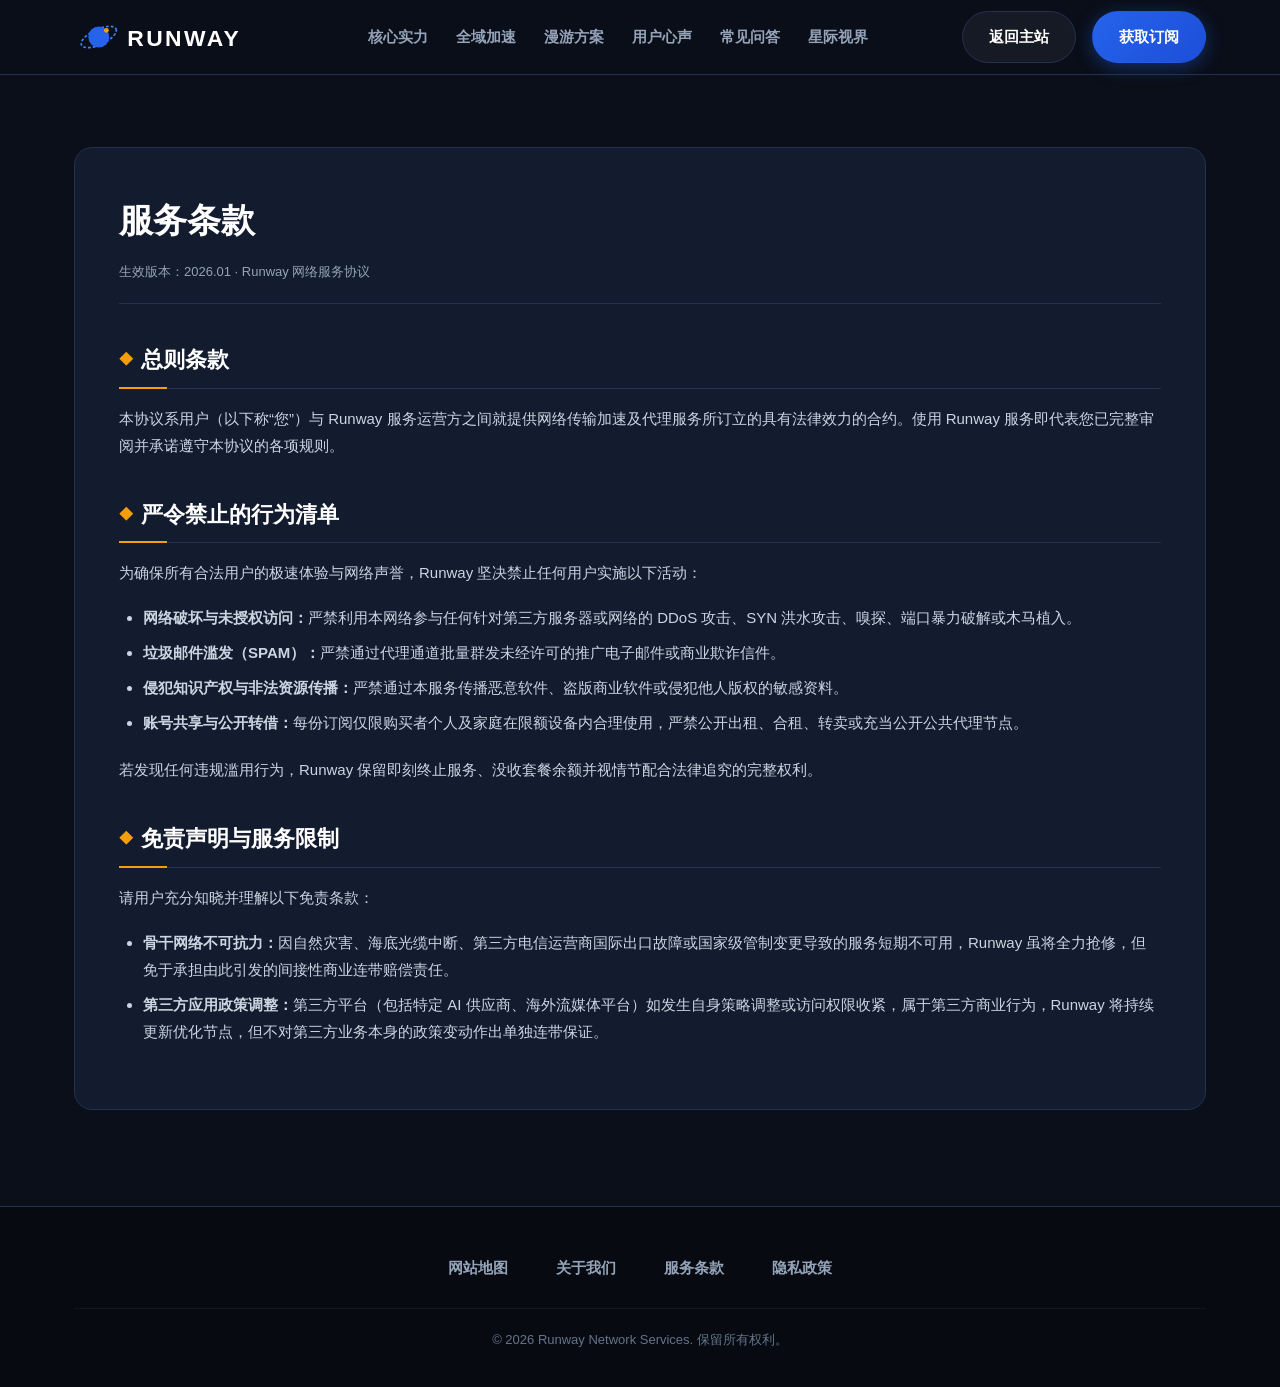
<file: terms.html>
<!DOCTYPE html>
<html lang="zh-CN">
<head>
  <meta charset="UTF-8">
  <meta name="viewport" content="width=device-width, initial-scale=1.0">
  <title>服务条款 - Runway 星辉网络加速</title>
  <link rel="stylesheet" href="style.css">
</head>
<body>

  <header class="orbital-header">
    <div class="cosmic-wrapper orbital-bar">
      <a href="index.html" class="orbital-logo">
        <svg viewBox="0 0 210 42" fill="none" xmlns="http://www.w3.org/2000/svg">
          <ellipse cx="26" cy="21" rx="20" ry="8" stroke="#3B82F6" stroke-width="1.8" transform="rotate(-25 26 21)" stroke-dasharray="3 2"/>
          <circle cx="26" cy="21" r="11" fill="#2563EB"/>
          <circle cx="34" cy="14" r="2.5" fill="#F59E0B"/>
          <text x="56" y="30" font-family="-apple-system, BlinkMacSystemFont, 'Segoe UI', Roboto, sans-serif" font-size="24" font-weight="800" letter-spacing="2.5" fill="#FFFFFF">RUNWAY</text>
        </svg>
      </a>
      <!-- 桌面端星轨导航菜单 -->
      <nav class="orbital-nav" aria-label="全域导航菜单">
        <a href="index.html#strength">核心实力</a>
        <a href="index.html#orbit-media">全域加速</a>
        <a href="index.html#pricing">漫游方案</a>
        <a href="index.html#transmissions">用户心声</a>
        <a href="index.html#faq">常见问答</a>
        <a href="dispatch.html">星际视界</a>
      </nav>

      <div class="orbital-actions">
        <a href="index.html" class="cosmic-btn btn-ghost">返回主站</a>
        <a href="https://ww012.twilightaff.com/#/?code=A56DH1Af" target="_blank" rel="nofollow" class="cosmic-btn btn-starlight">获取订阅</a>
      </div>

      <!-- 移动端星轨菜单切换按钮 -->
      <button class="orbital-menu-toggle" id="cosmicMenuToggle" aria-label="切换导航菜单" aria-expanded="false">
        <span></span>
        <span></span>
        <span></span>
      </button>
    </div>

    <!-- 移动端星轨导航抽屉 -->
    <div class="orbital-mobile-panel" id="cosmicMobilePanel">
      <ul class="orbital-mobile-links">
        <li><a href="index.html#strength"><span>连接实力与全域通达</span><small>✦</small></a></li>
        <li><a href="index.html#orbit-media"><span>全域流媒体与智算加速</span><small>✦</small></a></li>
        <li><a href="index.html#pricing"><span>无限漫游通行矩阵</span><small>✦</small></a></li>
        <li><a href="index.html#transmissions"><span>全球漫游者声音</span><small>✦</small></a></li>
        <li><a href="index.html#faq"><span>星际互联常见问答</span><small>✦</small></a></li>
        <li><a href="about.html"><span>关于我们</span><small>✦</small></a></li>
        <li><a href="sitemap.html"><span>网站地图</span><small>✦</small></a></li>
        <li><a href="dispatch.html"><span>星际视界前沿通讯</span><small>✦</small></a></li>
      </ul>
      <div class="orbital-mobile-actions">
        <a href="index.html" class="cosmic-btn btn-ghost">返回主站</a>
        <a href="https://ww012.twilightaff.com/#/?code=A56DH1Af" target="_blank" rel="nofollow" class="cosmic-btn btn-starlight">即刻启航订阅</a>
      </div>
    </div>
  </header>

  <main class="cosmic-article-sheet">
    <div class="cosmic-wrapper">
      <div class="cosmic-article-box">
        <h1 class="cosmic-article-title">服务条款</h1>
        <div class="cosmic-article-meta">生效版本：2026.01 · Runway 网络服务协议</div>

        <div class="cosmic-article-body">
          <h2>总则条款</h2>
          <p>
            本协议系用户（以下称“您”）与 Runway 服务运营方之间就提供网络传输加速及代理服务所订立的具有法律效力的合约。使用 Runway 服务即代表您已完整审阅并承诺遵守本协议的各项规则。
          </p>

          <h2>严令禁止的行为清单</h2>
          <p>
            为确保所有合法用户的极速体验与网络声誉，Runway 坚决禁止任何用户实施以下活动：
          </p>
          <ul>
            <li><strong>网络破坏与未授权访问：</strong>严禁利用本网络参与任何针对第三方服务器或网络的 DDoS 攻击、SYN 洪水攻击、嗅探、端口暴力破解或木马植入。</li>
            <li><strong>垃圾邮件滥发（SPAM）：</strong>严禁通过代理通道批量群发未经许可的推广电子邮件或商业欺诈信件。</li>
            <li><strong>侵犯知识产权与非法资源传播：</strong>严禁通过本服务传播恶意软件、盗版商业软件或侵犯他人版权的敏感资料。</li>
            <li><strong>账号共享与公开转借：</strong>每份订阅仅限购买者个人及家庭在限额设备内合理使用，严禁公开出租、合租、转卖或充当公开公共代理节点。</li>
          </ul>
          <p>
            若发现任何违规滥用行为，Runway 保留即刻终止服务、没收套餐余额并视情节配合法律追究的完整权利。
          </p>

          <h2>免责声明与服务限制</h2>
          <p>
            请用户充分知晓并理解以下免责条款：
          </p>
          <ul>
            <li><strong>骨干网络不可抗力：</strong>因自然灾害、海底光缆中断、第三方电信运营商国际出口故障或国家级管制变更导致的服务短期不可用，Runway 虽将全力抢修，但免于承担由此引发的间接性商业连带赔偿责任。</li>
            <li><strong>第三方应用政策调整：</strong>第三方平台（包括特定 AI 供应商、海外流媒体平台）如发生自身策略调整或访问权限收紧，属于第三方商业行为，Runway 将持续更新优化节点，但不对第三方业务本身的政策变动作出单独连带保证。</li>
          </ul>
        </div>
      </div>
    </div>
  </main>

  <footer class="cosmic-footer">
    <div class="cosmic-wrapper">
      <nav class="footer-orbital-links">
        <a href="sitemap.html">网站地图</a>
        <a href="about.html">关于我们</a>
        <a href="terms.html">服务条款</a>
        <a href="privacy.html">隐私政策</a>
      </nav>
      <div class="footer-starlight-copy">
        &copy; 2026 Runway Network Services. 保留所有权利。
      </div>
    </div>
  </footer>

  <!-- 移动端星轨导航交互逻辑 -->
  <script>
    document.addEventListener('DOMContentLoaded', function() {
      var toggle = document.getElementById('cosmicMenuToggle');
      var panel = document.getElementById('cosmicMobilePanel');
      if (toggle && panel) {
        toggle.addEventListener('click', function(e) {
          e.stopPropagation();
          var isOpen = panel.classList.contains('is-open');
          toggle.classList.toggle('active', !isOpen);
          panel.classList.toggle('is-open', !isOpen);
          toggle.setAttribute('aria-expanded', !isOpen);
        });
        panel.querySelectorAll('a').forEach(function(link) {
          link.addEventListener('click', function() {
            toggle.classList.remove('active');
            panel.classList.remove('is-open');
            toggle.setAttribute('aria-expanded', 'false');
          });
        });
        document.addEventListener('click', function(e) {
          if (!panel.contains(e.target) && !toggle.contains(e.target)) {
            toggle.classList.remove('active');
            panel.classList.remove('is-open');
            toggle.setAttribute('aria-expanded', 'false');
          }
        });
      }
    });
  </script>

</body>
</html>
</file>
<file: style.css>
/* ==========================================================================
   Runway VPN - runwayvpn.mom
   Design Style: Cosmic Astro / Starlight Deep Space (星辉宇宙深空风)
   Zero external dependencies | Pure Native CSS | Mobile 4G < 1000ms
   ========================================================================== */

:root {
  --space-bg: #0B0F19;
  --space-surface: #131B2E;
  --space-card: #18233C;
  --space-border: #233152;
  --primary-glow: #2563EB;
  --primary-bright: #3B82F6;
  --amber-star: #F59E0B;
  --amber-light: #FDE68A;
  --text-pure: #FFFFFF;
  --text-muted: #94A3B8;
  --text-faint: #64748B;
  --radius-orbit: 12px;
  --radius-pod: 18px;
  --radius-full: 9999px;
  --shadow-cosmic: 0 10px 30px -10px rgba(37, 99, 235, 0.25);
  --shadow-star: 0 0 20px rgba(245, 158, 11, 0.2);
  --transition: all 0.22s ease-out;
}

*, *::before, *::after {
  box-sizing: border-box;
  margin: 0;
  padding: 0;
}

body {
  font-family: -apple-system, BlinkMacSystemFont, "Segoe UI", Roboto, "PingFang SC", "Hiragino Sans GB", "Microsoft YaHei", sans-serif;
  background-color: var(--space-bg);
  color: var(--text-pure);
  line-height: 1.68;
  -webkit-font-smoothing: antialiased;
  overflow-x: hidden;
  background-image: 
    radial-gradient(circle at 15% 20%, rgba(37, 99, 235, 0.08) 0%, transparent 40%),
    radial-gradient(circle at 85% 75%, rgba(245, 158, 11, 0.05) 0%, transparent 45%);
}

a {
  color: inherit;
  text-decoration: none;
}

.cosmic-wrapper {
  width: 100%;
  max-width: 1180px;
  margin: 0 auto;
  padding: 0 24px;
}

/* Header & Starlight Navigation */
.orbital-header {
  position: sticky;
  top: 0;
  z-index: 99;
  background: rgba(11, 15, 25, 0.92);
  backdrop-filter: blur(12px);
  border-bottom: 1px solid var(--space-border);
}

.orbital-bar {
  display: flex;
  align-items: center;
  justify-content: space-between;
  height: 74px;
}

.orbital-logo {
  display: flex;
  align-items: center;
  gap: 12px;
}

.orbital-logo svg {
  height: 40px;
  width: auto;
}

/* Desktop Cosmic Navigation */
.orbital-nav {
  display: flex;
  align-items: center;
  gap: 28px;
}

.orbital-nav a {
  font-size: 15px;
  font-weight: 600;
  color: var(--text-muted);
  transition: var(--transition);
  position: relative;
  padding: 8px 0;
}

.orbital-nav a:hover {
  color: #FFFFFF;
}

.orbital-nav a::after {
  content: "";
  position: absolute;
  bottom: 0;
  left: 0;
  width: 0;
  height: 2px;
  background: var(--primary-bright);
  box-shadow: 0 0 8px var(--primary-glow);
  transition: var(--transition);
}

.orbital-nav a:hover::after {
  width: 100%;
}

.orbital-actions {
  display: flex;
  align-items: center;
  gap: 16px;
}

/* Mobile Cosmic Menu Toggle */
.orbital-menu-toggle {
  display: none;
  flex-direction: column;
  justify-content: center;
  align-items: center;
  width: 42px;
  height: 42px;
  background: var(--space-surface);
  border: 1px solid var(--space-border);
  border-radius: var(--radius-orbit);
  cursor: pointer;
  padding: 8px;
  gap: 5px;
  transition: var(--transition);
}

.orbital-menu-toggle span {
  display: block;
  width: 22px;
  height: 2px;
  background: var(--amber-star);
  border-radius: 2px;
  transition: var(--transition);
}

.orbital-menu-toggle.active span:nth-child(1) {
  transform: translateY(7px) rotate(45deg);
}

.orbital-menu-toggle.active span:nth-child(2) {
  opacity: 0;
}

.orbital-menu-toggle.active span:nth-child(3) {
  transform: translateY(-7px) rotate(-45deg);
}

/* Mobile Cosmic Navigation Panel */
.orbital-mobile-panel {
  display: none;
  position: absolute;
  top: 100%;
  left: 0;
  right: 0;
  background: rgba(14, 20, 36, 0.98);
  backdrop-filter: blur(14px);
  border-bottom: 2px solid var(--primary-bright);
  box-shadow: 0 20px 40px rgba(0, 0, 0, 0.6);
  padding: 20px 24px 28px;
  flex-direction: column;
  gap: 16px;
  z-index: 100;
  animation: cosmicSlideDown 0.25s ease-out;
}

@keyframes cosmicSlideDown {
  from { opacity: 0; transform: translateY(-8px); }
  to { opacity: 1; transform: translateY(0); }
}

.orbital-mobile-panel.is-open {
  display: flex;
}

.orbital-mobile-links {
  list-style: none;
  display: flex;
  flex-direction: column;
  gap: 8px;
  margin: 0;
  padding: 0;
}

.orbital-mobile-links a {
  display: flex;
  align-items: center;
  justify-content: space-between;
  padding: 12px 16px;
  font-size: 15px;
  font-weight: 600;
  color: var(--text-pure);
  border-radius: var(--radius-orbit);
  background: var(--space-surface);
  border: 1px solid var(--space-border);
  transition: var(--transition);
}

.orbital-mobile-links a:hover,
.orbital-mobile-links a:active {
  border-color: var(--amber-star);
  color: var(--amber-star);
  box-shadow: var(--shadow-star);
}

.orbital-mobile-actions {
  display: flex;
  flex-direction: column;
  gap: 10px;
  padding-top: 14px;
  border-top: 1px dashed var(--space-border);
}

.orbital-mobile-actions .cosmic-btn {
  width: 100%;
  min-height: 46px;
}

/* Cosmic Button System */
.cosmic-btn {
  display: inline-flex;
  align-items: center;
  justify-content: center;
  padding: 12px 26px;
  font-size: 15px;
  font-weight: 600;
  border-radius: var(--radius-full);
  transition: var(--transition);
  cursor: pointer;
  text-align: center;
  white-space: nowrap;
  border: 1px solid transparent;
}

.btn-starlight {
  background: linear-gradient(135deg, #2563EB 0%, #1D4ED8 100%);
  color: #FFFFFF;
  box-shadow: 0 4px 18px rgba(37, 99, 235, 0.4);
}

.btn-starlight:hover {
  background: linear-gradient(135deg, #3B82F6 0%, #2563EB 100%);
  box-shadow: 0 6px 24px rgba(37, 99, 235, 0.6);
  transform: translateY(-2px);
}

.btn-dofollow-recommend {
  background: rgba(245, 158, 11, 0.12);
  color: var(--amber-star);
  border: 1.5px solid rgba(245, 158, 11, 0.4);
}

.btn-dofollow-recommend:hover {
  background: var(--amber-star);
  color: #0B0F19;
  box-shadow: var(--shadow-star);
  transform: translateY(-2px);
}

.btn-ghost {
  background: rgba(255, 255, 255, 0.05);
  border-color: var(--space-border);
  color: var(--text-pure);
}

.btn-ghost:hover {
  border-color: var(--primary-bright);
  color: var(--primary-bright);
}

/* Hero Cosmic Section */
.hero-cosmic {
  padding: 88px 0 76px;
  text-align: center;
  position: relative;
}

.hero-orbit-pill {
  display: inline-flex;
  align-items: center;
  gap: 8px;
  padding: 6px 18px;
  background: rgba(37, 99, 235, 0.14);
  border: 1px solid rgba(37, 99, 235, 0.35);
  border-radius: var(--radius-full);
  font-size: 13px;
  color: #93C5FD;
  margin-bottom: 24px;
}

.starlight-sparkle {
  color: var(--amber-star);
  font-size: 14px;
}

.hero-cosmic-title {
  font-size: 50px;
  line-height: 1.22;
  font-weight: 800;
  margin-bottom: 22px;
  letter-spacing: -0.5px;
}

.hero-cosmic-title .gradient-text {
  background: linear-gradient(135deg, #FFFFFF 30%, #93C5FD 100%);
  -webkit-background-clip: text;
  -webkit-text-fill-color: transparent;
}

.hero-cosmic-title .gold-accent {
  color: var(--amber-star);
  -webkit-text-fill-color: initial;
}

.hero-cosmic-desc {
  font-size: 18px;
  color: var(--text-muted);
  max-width: 660px;
  margin: 0 auto 36px;
  line-height: 1.75;
}

.hero-buttons-row {
  display: flex;
  justify-content: center;
  align-items: center;
  gap: 18px;
  margin-bottom: 48px;
  flex-wrap: wrap;
}

.hero-constellation-stats {
  display: grid;
  grid-template-columns: repeat(3, 1fr);
  gap: 20px;
  max-width: 780px;
  margin: 0 auto;
  padding: 24px 32px;
  background: rgba(19, 27, 46, 0.6);
  border: 1px solid var(--space-border);
  border-radius: var(--radius-pod);
}

.stat-pod strong {
  display: block;
  font-size: 26px;
  color: var(--text-pure);
  font-weight: 800;
  margin-bottom: 4px;
}

.stat-pod span {
  font-size: 13px;
  color: var(--text-muted);
}

/* Section Shared Headers */
.cosmic-header-center {
  text-align: center;
  max-width: 650px;
  margin: 0 auto 54px;
}

.cosmic-chip {
  display: inline-block;
  padding: 4px 14px;
  font-size: 12px;
  font-weight: 700;
  letter-spacing: 1.5px;
  color: var(--amber-star);
  background: rgba(245, 158, 11, 0.1);
  border-radius: var(--radius-full);
  margin-bottom: 14px;
}

.cosmic-headline {
  font-size: 34px;
  font-weight: 800;
  color: #FFFFFF;
  margin-bottom: 14px;
}

.cosmic-subline {
  font-size: 16px;
  color: var(--text-muted);
}

/* Section 1: 连接实力与全域通达 (4 Core Feature Cards) */
.section-connection-strength {
  padding: 92px 0;
  border-top: 1px solid var(--space-border);
  background: #0E1424;
}

.strength-grid {
  display: grid;
  grid-template-columns: repeat(4, 1fr);
  gap: 22px;
}

.strength-pod {
  background: var(--space-surface);
  border: 1px solid var(--space-border);
  border-radius: var(--radius-pod);
  padding: 28px 22px;
  transition: var(--transition);
  position: relative;
}

.strength-pod:hover {
  transform: translateY(-4px);
  border-color: var(--primary-bright);
  box-shadow: var(--shadow-cosmic);
}

.pod-icon-wrap {
  width: 52px;
  height: 52px;
  border-radius: var(--radius-orbit);
  background: rgba(37, 99, 235, 0.15);
  border: 1px solid rgba(37, 99, 235, 0.3);
  display: flex;
  align-items: center;
  justify-content: center;
  margin-bottom: 20px;
}

.pod-icon-wrap svg {
  width: 26px;
  height: 26px;
}

.pod-title {
  font-size: 18px;
  font-weight: 700;
  color: #FFFFFF;
  margin-bottom: 10px;
}

.pod-desc {
  font-size: 13.5px;
  color: var(--text-muted);
  line-height: 1.65;
}

/* Section 2: 全域流媒体与智算加速 (3 Media & AI Cards) */
.section-media-ai-orbit {
  padding: 92px 0;
  background: var(--space-bg);
}

.orbit-media-grid {
  display: grid;
  grid-template-columns: repeat(3, 1fr);
  gap: 28px;
}

.orbit-media-card {
  background: var(--space-card);
  border: 1px solid var(--space-border);
  border-radius: var(--radius-pod);
  padding: 34px 28px;
  transition: var(--transition);
}

.orbit-media-card:hover {
  border-color: rgba(245, 158, 11, 0.4);
  box-shadow: var(--shadow-star);
  transform: translateY(-4px);
}

.orbit-badge {
  display: inline-flex;
  align-items: center;
  gap: 6px;
  font-size: 12px;
  font-weight: 700;
  color: var(--amber-star);
  margin-bottom: 16px;
}

.orbit-card-title {
  font-size: 21px;
  font-weight: 700;
  color: #FFFFFF;
  margin-bottom: 12px;
}

.orbit-card-desc {
  font-size: 14px;
  color: var(--text-muted);
  line-height: 1.7;
  margin-bottom: 22px;
}

.orbit-node-tag-list {
  display: flex;
  flex-wrap: wrap;
  gap: 8px;
}

.orbit-node-tag {
  font-size: 12px;
  padding: 4px 10px;
  border-radius: 6px;
  background: rgba(255, 255, 255, 0.05);
  border: 1px solid rgba(255, 255, 255, 0.1);
  color: #CBD5E1;
}

/* Section 3: 无限漫游通行矩阵 (Pricing Table: 3 Tiers) */
.section-planetary-pricing {
  padding: 96px 0;
  background: #0E1424;
  border-top: 1px solid var(--space-border);
}

.pricing-table-matrix {
  display: grid;
  grid-template-columns: repeat(3, 1fr);
  gap: 28px;
  align-items: stretch;
}

.pricing-orbit-card {
  background: var(--space-surface);
  border: 1.5px solid var(--space-border);
  border-radius: var(--radius-pod);
  padding: 40px 32px;
  display: flex;
  flex-direction: column;
  position: relative;
  transition: var(--transition);
}

.pricing-orbit-card:hover {
  border-color: var(--primary-bright);
  transform: translateY(-4px);
}

.pricing-orbit-card.popular {
  border-color: var(--amber-star);
  box-shadow: 0 0 30px rgba(245, 158, 11, 0.15);
  transform: scale(1.02);
  z-index: 2;
}

.card-top-tag {
  position: absolute;
  top: -14px;
  left: 50%;
  transform: translateX(-50%);
  background: var(--amber-star);
  color: #0B0F19;
  font-size: 12px;
  font-weight: 800;
  padding: 4px 16px;
  border-radius: var(--radius-full);
}

.tier-headline {
  font-size: 22px;
  font-weight: 800;
  margin-bottom: 6px;
}

.tier-caption {
  font-size: 13px;
  color: var(--text-muted);
  margin-bottom: 24px;
}

.tier-price-row {
  display: flex;
  align-items: baseline;
  gap: 4px;
  margin-bottom: 28px;
  padding-bottom: 22px;
  border-bottom: 1px solid var(--space-border);
}

.price-unit {
  font-size: 22px;
  font-weight: 700;
  color: var(--amber-star);
}

.price-num {
  font-size: 44px;
  font-weight: 800;
  color: #FFFFFF;
}

.price-cycle {
  font-size: 13px;
  color: var(--text-muted);
}

.tier-features {
  list-style: none;
  display: flex;
  flex-direction: column;
  gap: 14px;
  margin-bottom: 34px;
  flex-grow: 1;
}

.tier-features li {
  display: flex;
  align-items: center;
  gap: 10px;
  font-size: 14px;
  color: #E2E8F0;
}

.tier-features li svg {
  width: 16px;
  height: 16px;
  color: var(--amber-star);
  flex-shrink: 0;
}

.pricing-orbit-card .cosmic-btn {
  width: 100%;
}

/* Section 4: 全球漫游者声音 (Testimonials: 3 items) */
.section-transmissions {
  padding: 88px 0;
  background: var(--space-bg);
}

.transmissions-grid {
  display: grid;
  grid-template-columns: repeat(3, 1fr);
  gap: 28px;
}

.transmission-card {
  background: var(--space-surface);
  border: 1px solid var(--space-border);
  border-radius: var(--radius-pod);
  padding: 30px;
}

.trans-quote {
  font-size: 14.5px;
  color: #CBD5E1;
  line-height: 1.7;
  margin-bottom: 24px;
}

.trans-sender {
  display: flex;
  align-items: center;
  gap: 12px;
}

.sender-ring {
  width: 42px;
  height: 42px;
  border-radius: 50%;
  background: rgba(37, 99, 235, 0.2);
  border: 1px solid var(--primary-bright);
  display: flex;
  align-items: center;
  justify-content: center;
  font-weight: 700;
  color: #93C5FD;
}

.sender-meta strong {
  display: block;
  font-size: 14px;
  color: #FFFFFF;
}

.sender-meta span {
  font-size: 12px;
  color: var(--text-muted);
}

/* Section 5: 星际互联常见问答 (FAQ: 4 items) */
.section-cosmic-faq {
  padding: 88px 0 100px;
  background: #0E1424;
  border-top: 1px solid var(--space-border);
}

.faq-cosmic-flow {
  max-width: 820px;
  margin: 0 auto;
  display: flex;
  flex-direction: column;
  gap: 16px;
}

.faq-cosmic-pod {
  background: var(--space-surface);
  border: 1px solid var(--space-border);
  border-radius: var(--radius-orbit);
  padding: 24px 26px;
  transition: var(--transition);
}

.faq-cosmic-pod:hover {
  border-color: var(--primary-bright);
}

.faq-cosmic-title {
  font-size: 17px;
  font-weight: 700;
  color: #FFFFFF;
  margin-bottom: 10px;
  display: flex;
  align-items: center;
  gap: 10px;
}

.faq-icon-sparkle {
  color: var(--amber-star);
  font-size: 14px;
}

.faq-cosmic-body {
  font-size: 14px;
  color: var(--text-muted);
  line-height: 1.7;
  padding-left: 24px;
}

/* Footer: Exactly 4 Titles */
.cosmic-footer {
  background: #070A11;
  padding: 48px 0 36px;
  border-top: 1px solid var(--space-border);
}

.footer-orbital-links {
  display: flex;
  justify-content: center;
  align-items: center;
  flex-wrap: wrap;
  gap: 48px;
  margin-bottom: 28px;
}

.footer-orbital-links a {
  font-size: 15px;
  font-weight: 600;
  color: var(--text-muted);
  transition: var(--transition);
}

.footer-orbital-links a:hover {
  color: var(--amber-star);
}

.footer-starlight-copy {
  text-align: center;
  font-size: 13px;
  color: var(--text-faint);
  padding-top: 20px;
  border-top: 1px solid rgba(255, 255, 255, 0.05);
}

/* Sub-page Article Content */
.cosmic-article-sheet {
  padding: 72px 0 96px;
  background: var(--space-bg);
}

.cosmic-article-box {
  background: var(--space-surface);
  border: 1px solid var(--space-border);
  border-radius: var(--radius-pod);
  padding: 44px;
}

.cosmic-article-title {
  font-size: 34px;
  font-weight: 800;
  color: #FFFFFF;
  margin-bottom: 12px;
}

.cosmic-article-meta {
  font-size: 13px;
  color: var(--text-muted);
  margin-bottom: 36px;
  padding-bottom: 20px;
  border-bottom: 1px solid var(--space-border);
}

.cosmic-article-body {
  font-size: 15px;
  line-height: 1.8;
  color: #CBD5E1;
}

.cosmic-article-body h2 {
  font-size: 22px;
  font-weight: 700;
  color: #FFFFFF;
  margin: 36px 0 14px;
  display: flex;
  align-items: center;
  gap: 8px;
}

.cosmic-article-body h2::before {
  content: "◆";
  font-size: 14px;
  color: var(--amber-star);
}

.cosmic-article-body ul {
  margin: 14px 0 20px 22px;
}

.cosmic-article-body li {
  margin-bottom: 8px;
}

.sitemap-cosmic-grid {
  display: grid;
  grid-template-columns: repeat(2, 1fr);
  gap: 28px;
  margin-top: 28px;
}

.sitemap-section-card {
  background: var(--space-card);
  border: 1px solid var(--space-border);
  border-radius: var(--radius-orbit);
  padding: 24px;
}

.sitemap-section-card h3 {
  font-size: 17px;
  color: var(--amber-star);
  margin-bottom: 14px;
}

.sitemap-section-card ul {
  list-style: none;
  margin: 0;
  padding: 0;
  display: flex;
  flex-direction: column;
  gap: 10px;
}

.sitemap-section-card a {
  color: #E2E8F0;
  transition: var(--transition);
}

.sitemap-section-card a:hover {
  color: var(--amber-star);
  transform: translateX(4px);
}

/* Responsive Media Queries */
@media (max-width: 992px) {
  .orbital-nav {
    display: none;
  }

  .orbital-actions {
    display: none;
  }

  .orbital-menu-toggle {
    display: flex;
  }

  .strength-grid {
    grid-template-columns: repeat(2, 1fr);
  }
  
  .orbit-media-grid {
    grid-template-columns: 1fr;
  }
  
  .pricing-table-matrix {
    grid-template-columns: 1fr;
  }
  
  .pricing-orbit-card.popular {
    transform: none;
  }
  
  .transmissions-grid {
    grid-template-columns: 1fr;
  }
}

@media (max-width: 640px) {
  .orbital-bar {
    height: 64px;
  }

  .orbital-logo svg {
    height: 32px;
    max-width: 155px;
  }

  .hero-cosmic-title {
    font-size: 32px;
  }
  
  .hero-cosmic-desc {
    font-size: 15px;
  }
  
  .hero-buttons-row {
    flex-direction: column;
    width: 100%;
  }
  
  .hero-buttons-row .cosmic-btn {
    width: 100%;
    min-height: 48px;
  }
  
  .hero-constellation-stats {
    grid-template-columns: 1fr;
    gap: 16px;
    padding: 20px;
  }
  
  .strength-grid {
    grid-template-columns: 1fr;
  }
  
  .sitemap-cosmic-grid {
    grid-template-columns: 1fr;
  }
  
  .footer-orbital-links {
    flex-direction: column;
    gap: 20px;
  }
  
  .cosmic-article-box {
    padding: 24px;
  }
}

/* ==========================================================================
   Cosmic Dispatch Hub & Article Styles - runwayvpn.mom (Deep Space Astro)
   ========================================================================== */

/* Universal Content & Editorial Hyperlinks - Starlight Amber Accent */
p a, li a, td a, .cosmic-article-body a, .dispatch-content a {
  color: var(--amber-star);
  font-weight: 600;
  text-decoration: underline;
  text-underline-offset: 3px;
  transition: var(--transition);
}

p a:visited, li a:visited, td a:visited, .cosmic-article-body a:visited, .dispatch-content a:visited {
  color: var(--amber-star);
}

p a:hover, li a:hover, td a:hover, .cosmic-article-body a:hover, .dispatch-content a:hover {
  color: #FBBF24;
  text-shadow: 0 0 8px rgba(245, 158, 11, 0.4);
}

/* Dispatch Hub Section */
.dispatch-hub-section {
  padding: 64px 0 96px;
}

.dispatch-header {
  text-align: center;
  max-width: 780px;
  margin: 0 auto 52px;
}

.dispatch-header .badge-orbit {
  display: inline-flex;
  align-items: center;
  gap: 8px;
  padding: 6px 16px;
  background: rgba(245, 158, 11, 0.1);
  color: var(--amber-star);
  font-size: 13px;
  font-weight: 700;
  border-radius: 999px;
  margin-bottom: 16px;
  border: 1px solid rgba(245, 158, 11, 0.25);
}

.dispatch-grid {
  display: grid;
  grid-template-columns: repeat(3, 1fr);
  gap: 32px;
}

.dispatch-card {
  background: var(--space-surface);
  border: 1px solid var(--space-border);
  border-radius: var(--radius-orbit);
  padding: 32px 28px;
  display: flex;
  flex-direction: column;
  transition: var(--transition);
  position: relative;
  overflow: hidden;
}

.dispatch-card:hover {
  transform: translateY(-5px);
  border-color: var(--primary-bright);
  box-shadow: 0 12px 32px rgba(59, 130, 246, 0.15);
}

.dispatch-card::before {
  content: "";
  position: absolute;
  top: 0;
  left: 0;
  right: 0;
  height: 3px;
  background: linear-gradient(90deg, var(--primary-bright), var(--amber-star));
  opacity: 0;
  transition: var(--transition);
}

.dispatch-card:hover::before {
  opacity: 1;
}

.dispatch-meta {
  display: flex;
  align-items: center;
  justify-content: space-between;
  font-size: 13px;
  color: var(--text-muted);
  margin-bottom: 14px;
}

.dispatch-tag {
  background: rgba(59, 130, 246, 0.15);
  color: #93C5FD;
  font-size: 12px;
  font-weight: 700;
  padding: 4px 10px;
  border-radius: 6px;
  border: 1px solid rgba(59, 130, 246, 0.25);
}

.dispatch-title {
  font-size: 18.5px;
  font-weight: 700;
  color: #FFFFFF;
  line-height: 1.45;
  margin-bottom: 14px;
}

.dispatch-title a {
  color: #FFFFFF;
  text-decoration: none;
}

.dispatch-title a:hover {
  color: var(--amber-star);
}

.dispatch-snippet {
  font-size: 14px;
  color: var(--text-muted);
  line-height: 1.65;
  margin-bottom: 24px;
  flex-grow: 1;
}

.dispatch-read-more {
  display: inline-flex;
  align-items: center;
  gap: 6px;
  font-size: 14px;
  font-weight: 700;
  color: var(--amber-star) !important;
  text-decoration: none !important;
  transition: var(--transition);
}

.dispatch-read-more:hover {
  transform: translateX(4px);
  color: #FBBF24 !important;
}

/* Cosmic Article Specific Adjustments */
.cosmic-article-box h2 {
  font-size: 22px;
  font-weight: 800;
  color: #FFFFFF;
  margin: 36px 0 16px;
  padding-bottom: 8px;
  border-bottom: 1px solid var(--space-border);
  position: relative;
}

.cosmic-article-box h2::after {
  content: "";
  position: absolute;
  bottom: -1px;
  left: 0;
  width: 48px;
  height: 2px;
  background: var(--amber-star);
}

.cosmic-article-box h3 {
  font-size: 18px;
  font-weight: 700;
  color: #93C5FD;
  margin: 24px 0 12px;
}

.cosmic-article-box p {
  margin-bottom: 18px;
  color: #CBD5E1;
  line-height: 1.8;
}

.cosmic-article-box ul, .cosmic-article-box ol {
  margin: 16px 0 20px 24px;
  color: #CBD5E1;
}

.cosmic-article-box li {
  margin-bottom: 8px;
}

.cosmic-callout-pod {
  background: rgba(59, 130, 246, 0.08);
  border-left: 4px solid var(--primary-bright);
  border-radius: 0 var(--radius-orbit) var(--radius-orbit) 0;
  padding: 20px 24px;
  margin: 28px 0;
  font-size: 14.5px;
  color: #E2E8F0;
}

.cosmic-callout-pod strong {
  color: var(--amber-star);
  display: block;
  margin-bottom: 6px;
}

.cosmic-author-footer {
  margin-top: 48px;
  padding-top: 32px;
  border-top: 1px solid var(--space-border);
  display: flex;
  align-items: center;
  justify-content: space-between;
}

@media (max-width: 992px) {
  .dispatch-grid {
    grid-template-columns: repeat(2, 1fr);
  }
}

@media (max-width: 640px) {
  .dispatch-grid {
    grid-template-columns: 1fr;
  }
}
</file>
